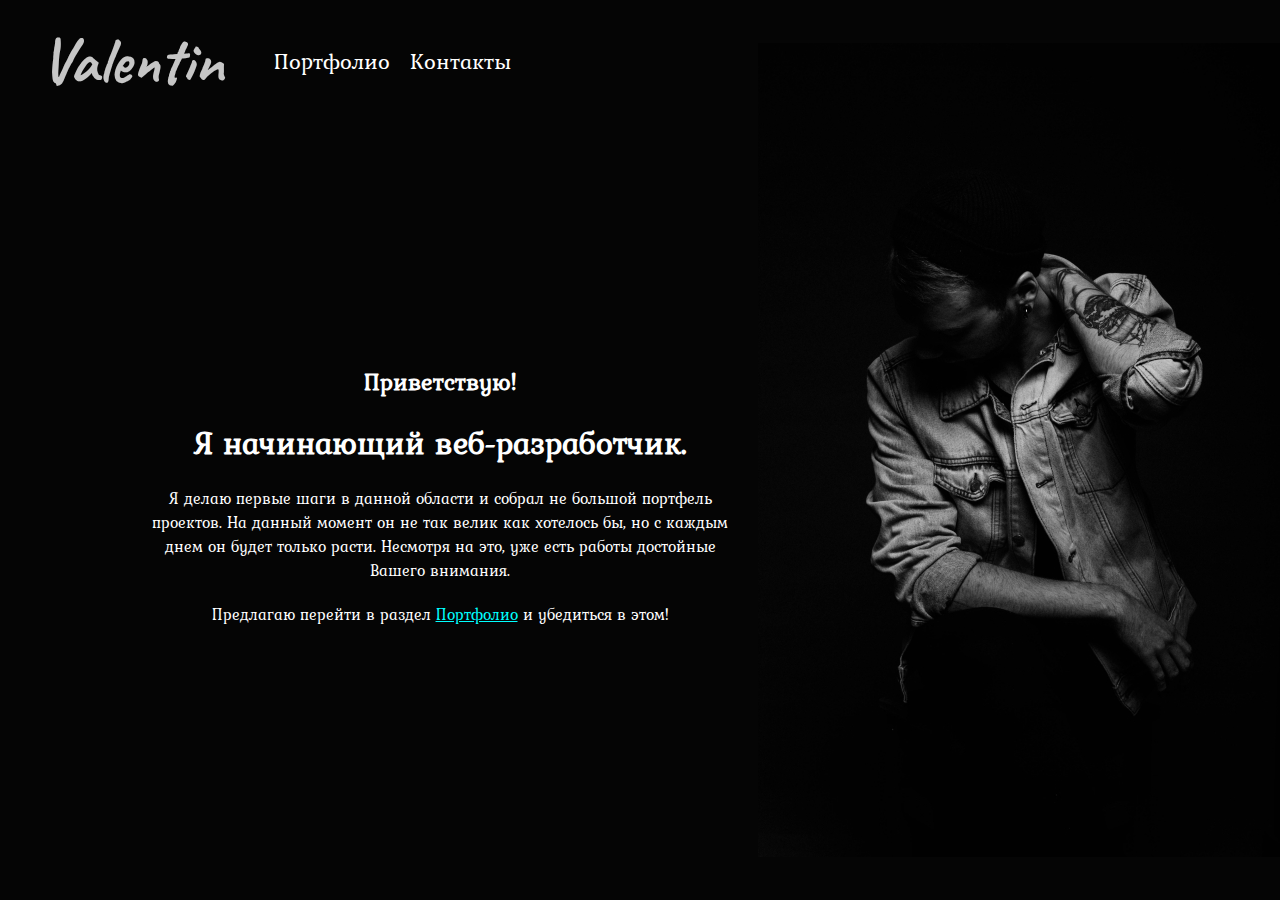
<file: index.html>
<!DOCTYPE html>
<html lang="ru">

<head>
    <meta charset="UTF-8">
    <meta http-equiv="X-UA-Compatible" content="IE=edge">
    <meta name="viewport" content="width=device-width, initial-scale=1.0">
    <title>Главная</title>
    <link rel="stylesheet" href="./styles.css">
    <link rel="preconnect" href="https://fonts.googleapis.com">
    <link rel="preconnect" href="https://fonts.gstatic.com" crossorigin>
    <link href="https://fonts.googleapis.com/css2?family=Kurale&display=swap" rel="stylesheet">
    <link href="https://fonts.googleapis.com/css2?family=Caveat:wght@700&display=swap" rel="stylesheet">
</head>

<body>
    <div class="content">
        <header class="header">
            <a class="header__name" href="./index.html">
                <h3>Valentin</h3>
            </a>
            <nav class="menu">
                <a class="menu__link" href="./briefcase/briefcase.html">Портфолио</a>
                <a class="menu__link" href="#">Контакты</a>
            </nav>
        </header>
        <section class="content__text">
            <h2>Приветствую!</h2>
            <h1>Я начинающий веб-разработчик.</h1>
            <p>Я делаю первые шаги в данной области и собрал не большой портфель проектов.
                На данный момент он не так велик как хотелось бы, но с каждым днем он будет только расти. Несмотря на
                это, уже есть работы достойные Вашего внимания.
            </p>
            <p>Предлагаю перейти в раздел <a href="./briefcase/briefcase.html">Портфолио</a> и убедиться в этом!</p>
        </section>
    </div>
</body>


</html>
</file>
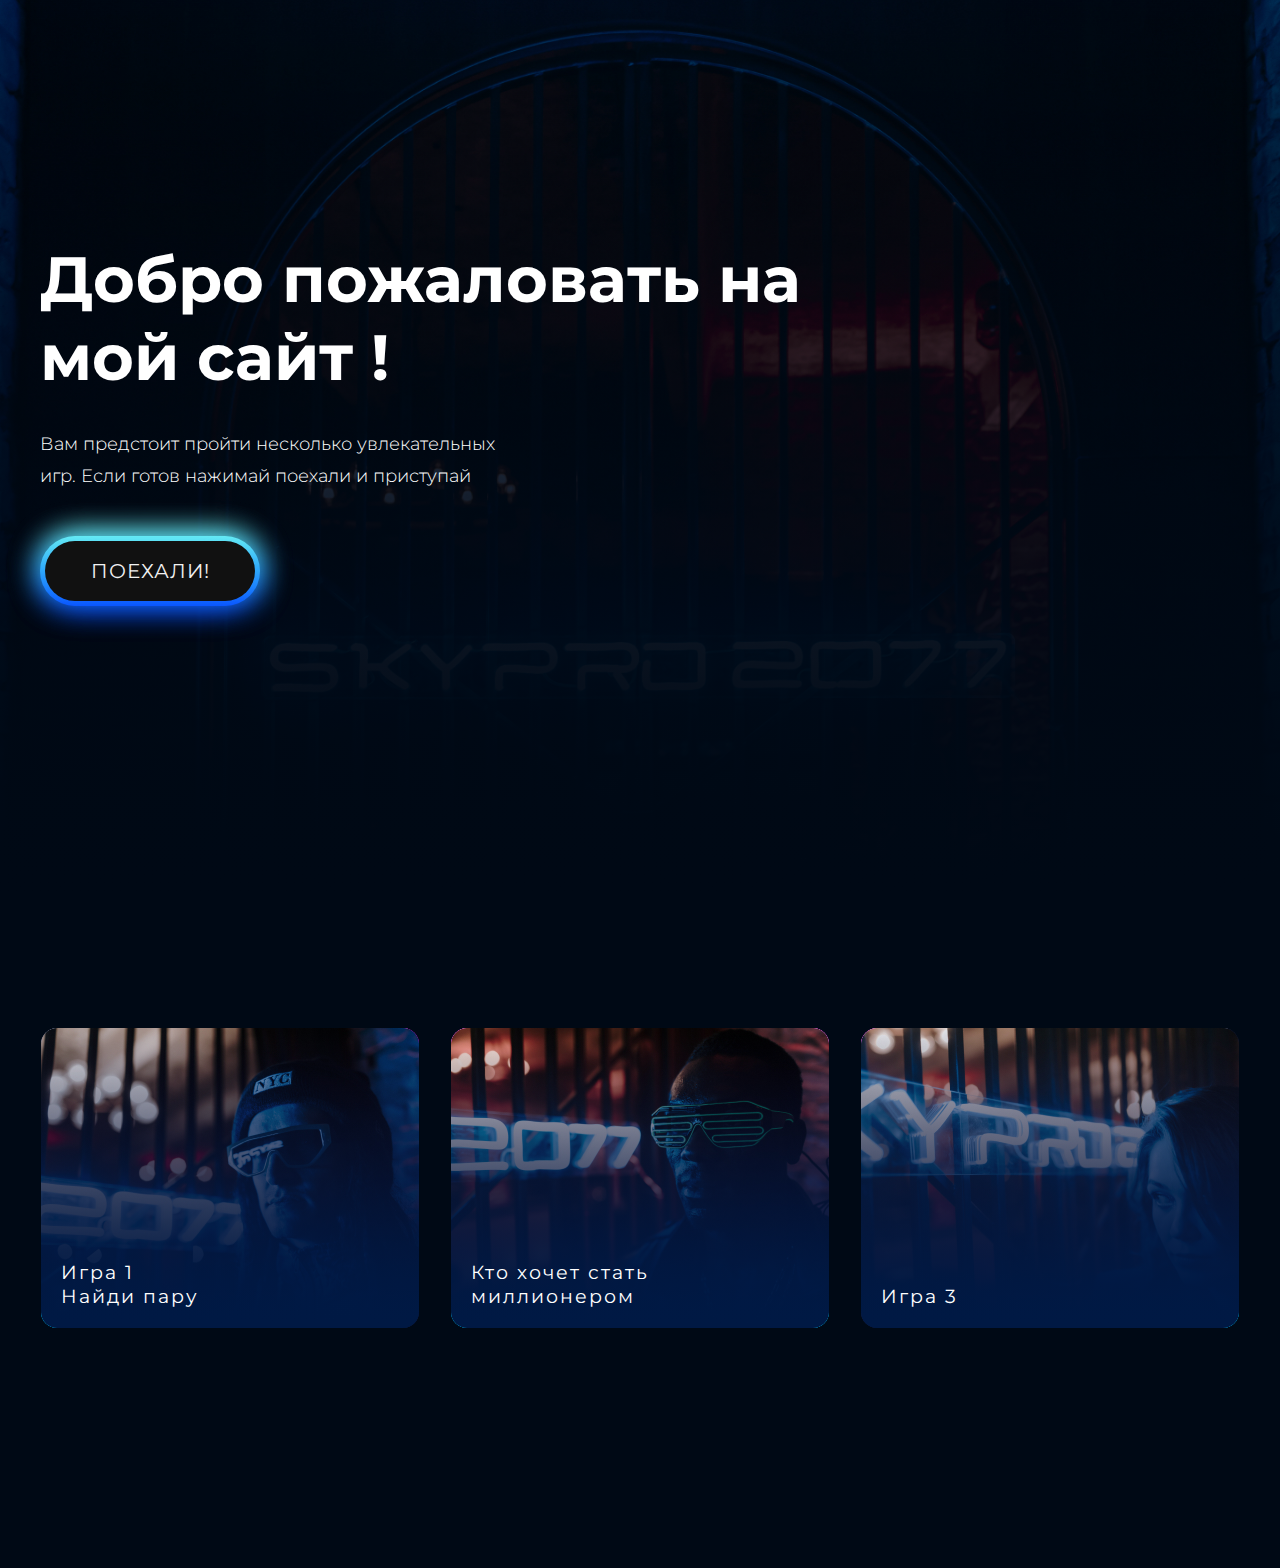
<file: briefcase/games/index.html>
<!DOCTYPE html>
<html lang="en">

<head>
    <meta charset="UTF-8">
    <meta http-equiv="X-UA-Compatible" content="IE=edge">
    <meta name="viewport" content="width=device-width, initial-scale=1.0">
    <link rel="preconnect" href="https://fonts.googleapis.com">
    <link rel="preconnect" href="https://fonts.gstatic.com" crossorigin>
    <link href="https://fonts.googleapis.com/css2?family=Montserrat:wght@300;400;700&display=swap" rel="stylesheet">
    <title>Games</title>
    <script src="./script.js"></script>
    <link rel="stylesheet" href="./styles.css">
</head>

<body>
    <section class="top center">
        <div class="top__content">
            <h1 class="top__heading">Добро пожаловать на мой сайт !</h1>
            <p class="top__text">Вам предстоит пройти несколько увлекательных игр. Если готов нажимай <span
                    class="below">поехали</span> и
                <span class="below">приступай</span>
            </p>
            <div class="outer button">
                <a href="#go" class="js-scroll">Поехали!</a>
                <span></span>
                <span></span>
            </div>
        </div>
    </section>
    <div class="menu-game center">
        <a href="./game-one/index.html" id="go" target="_blank" class="menu-game__img" src="./img/game1.jpg" alt="Game1"><span class="span_1">Игра 1 <br>Найди пару</span></a>
        <a href="./Millioners/index.html" class="menu-game__img" src="./img/game2.jpg" alt="Game2"><span class="span_2">Кто хочет стать миллионером</span></a>
        <a href="#!" class="menu-game__img" src="./img/game3.jpg" alt="Game3"><span class="span_3">Игра 3</span></a>
    </div>
    <script src="./script.js"></script>
</body>
    
</html>
</file>
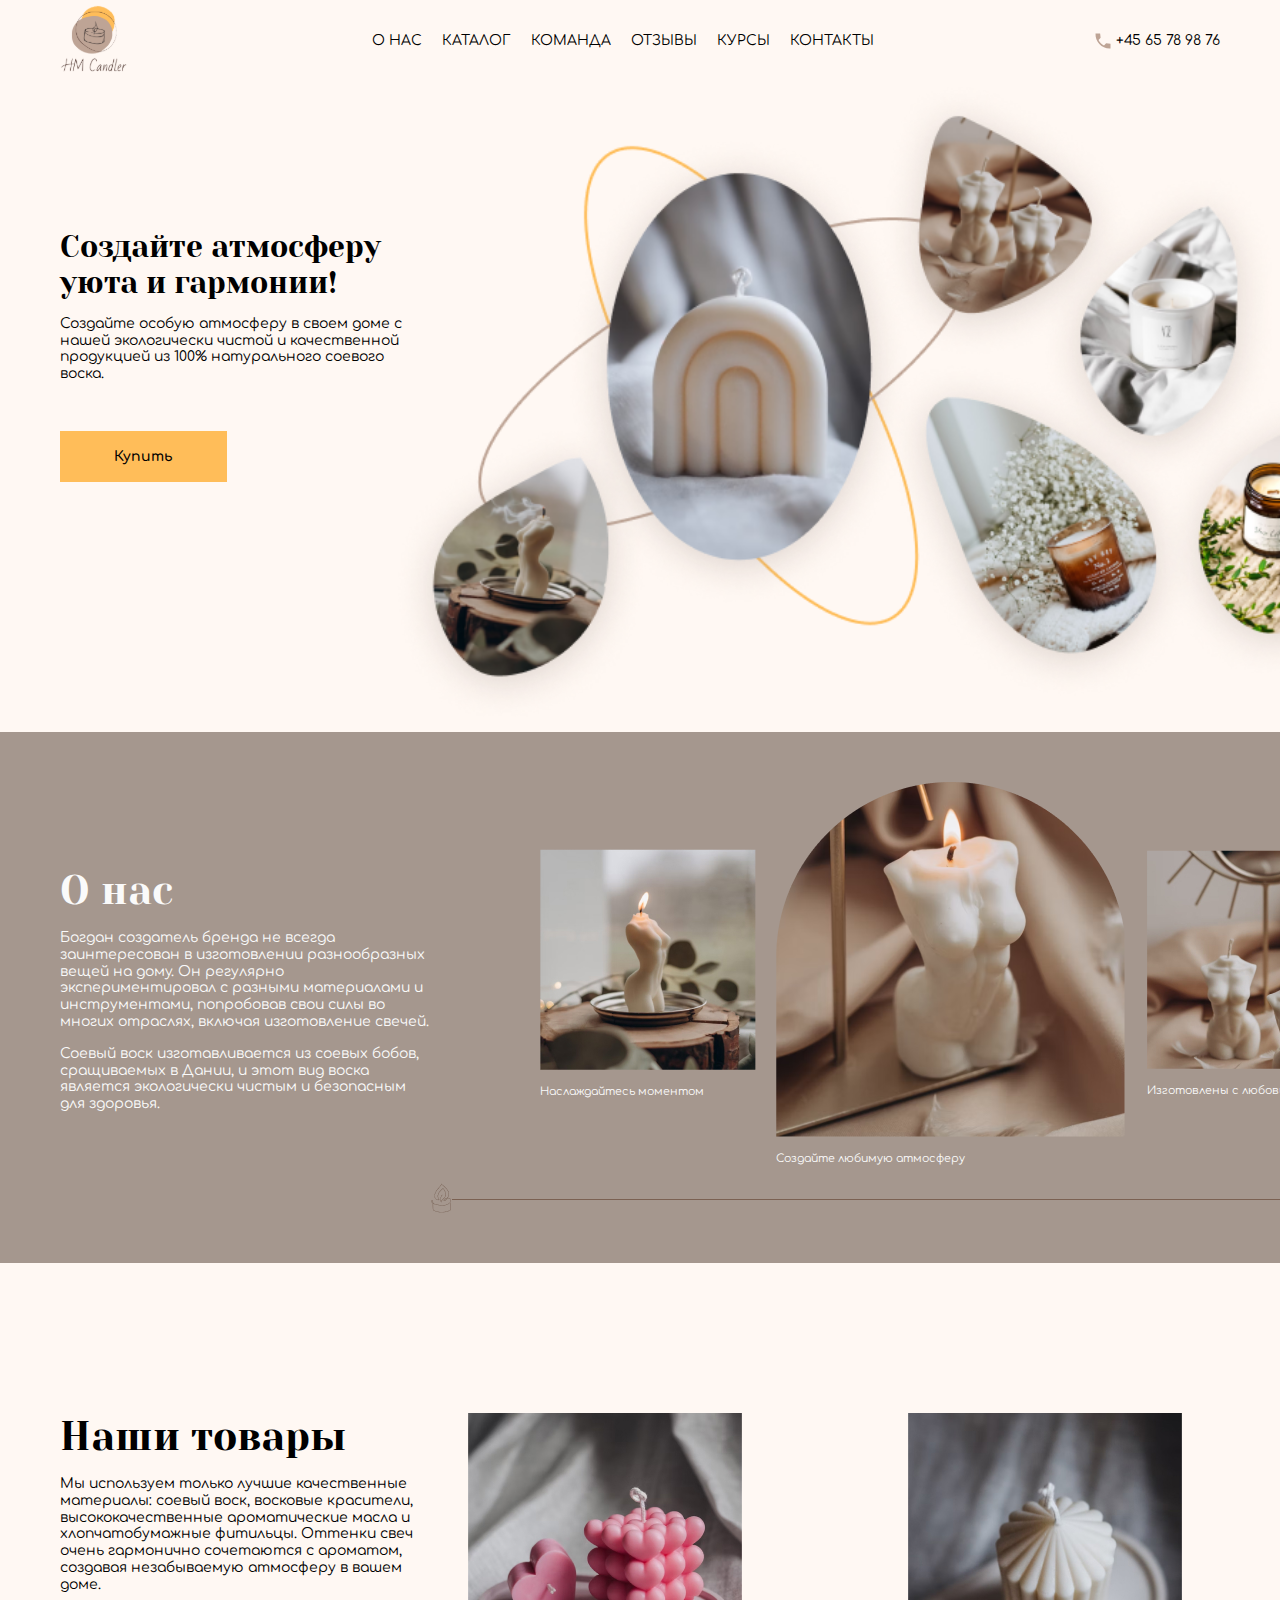
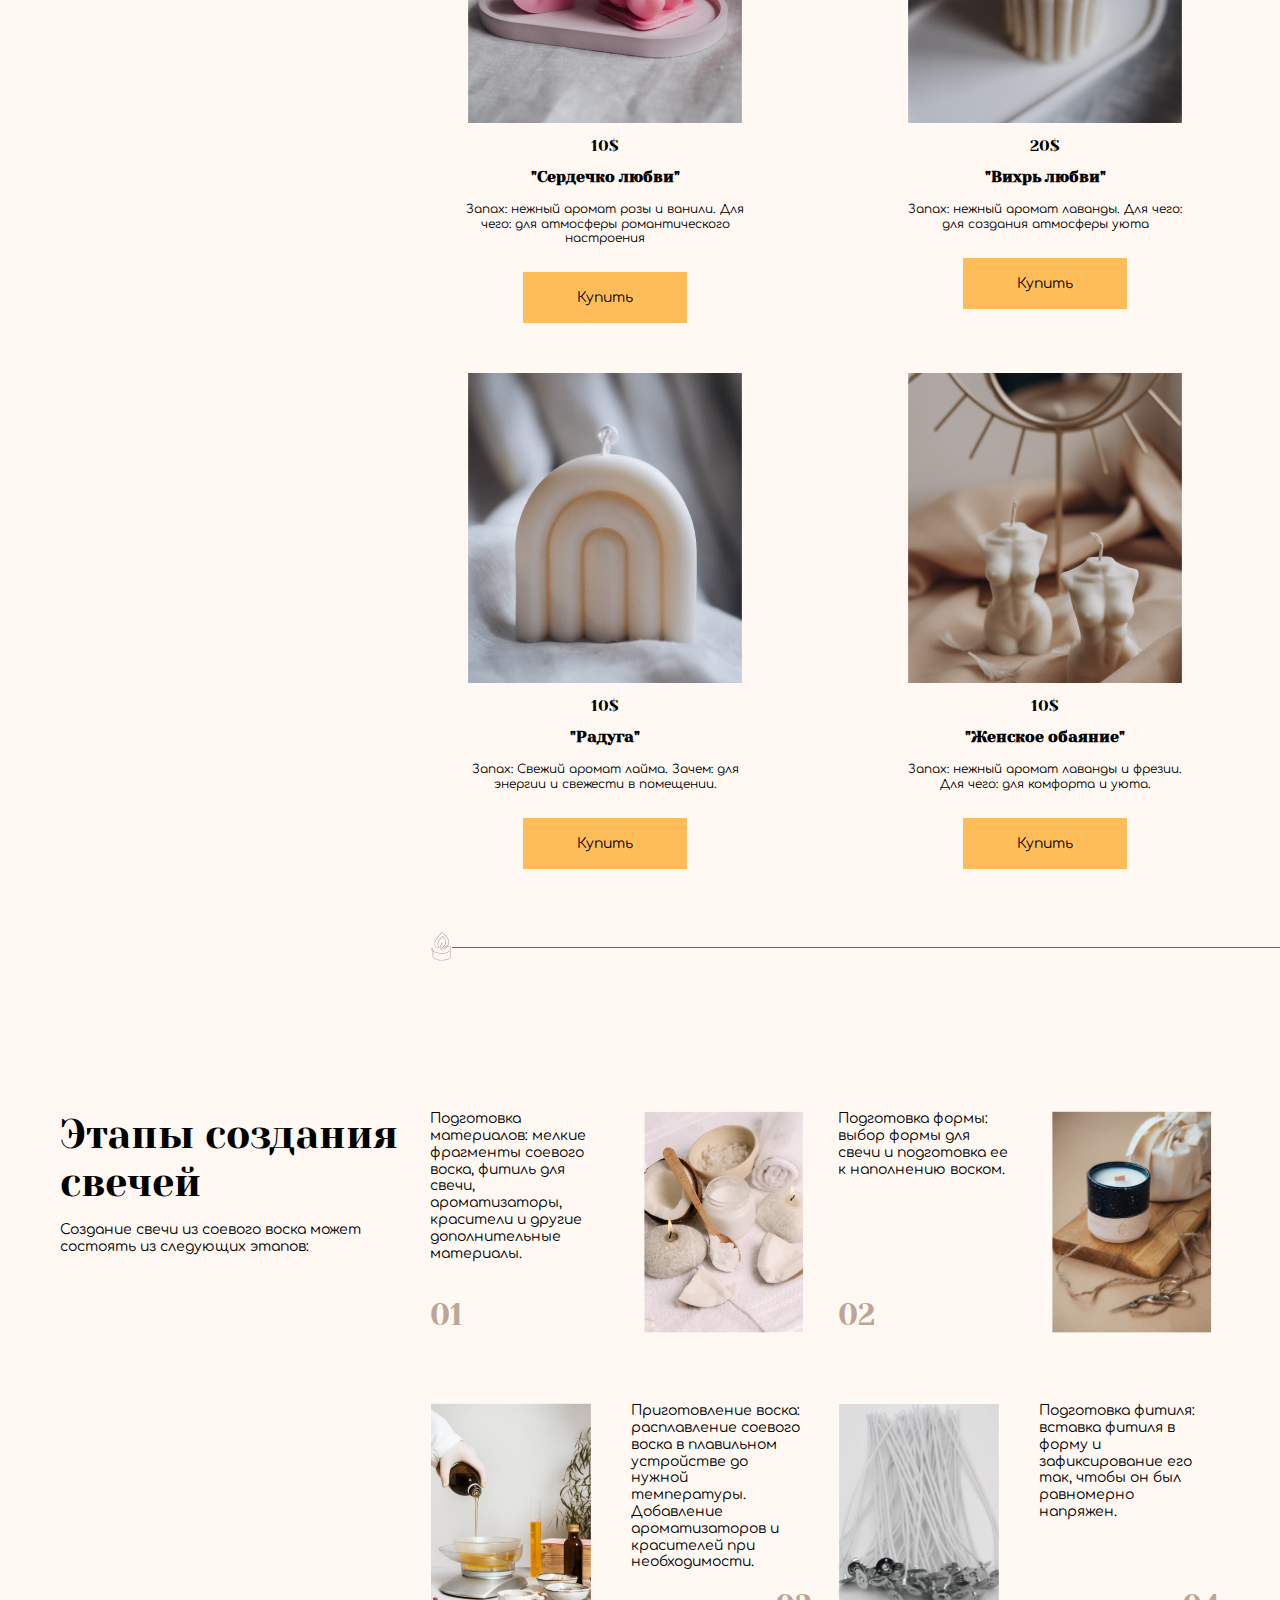
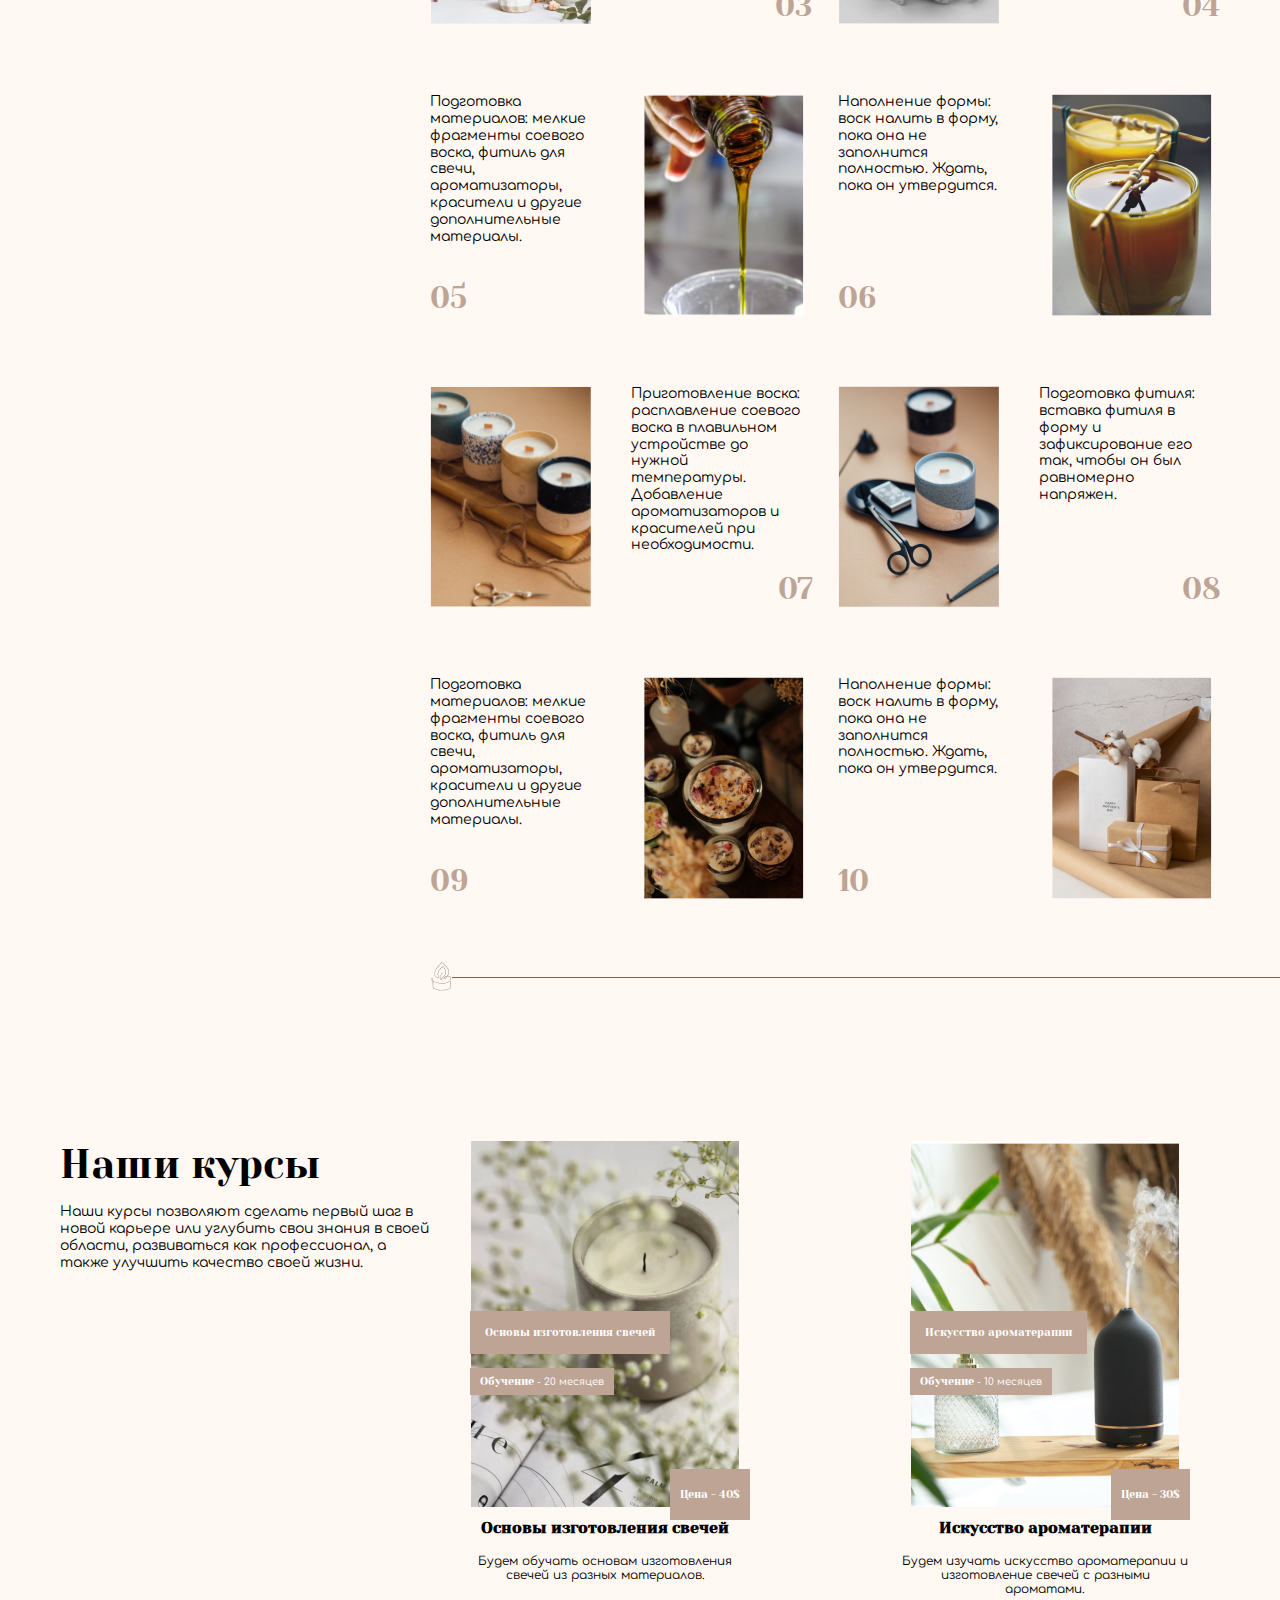
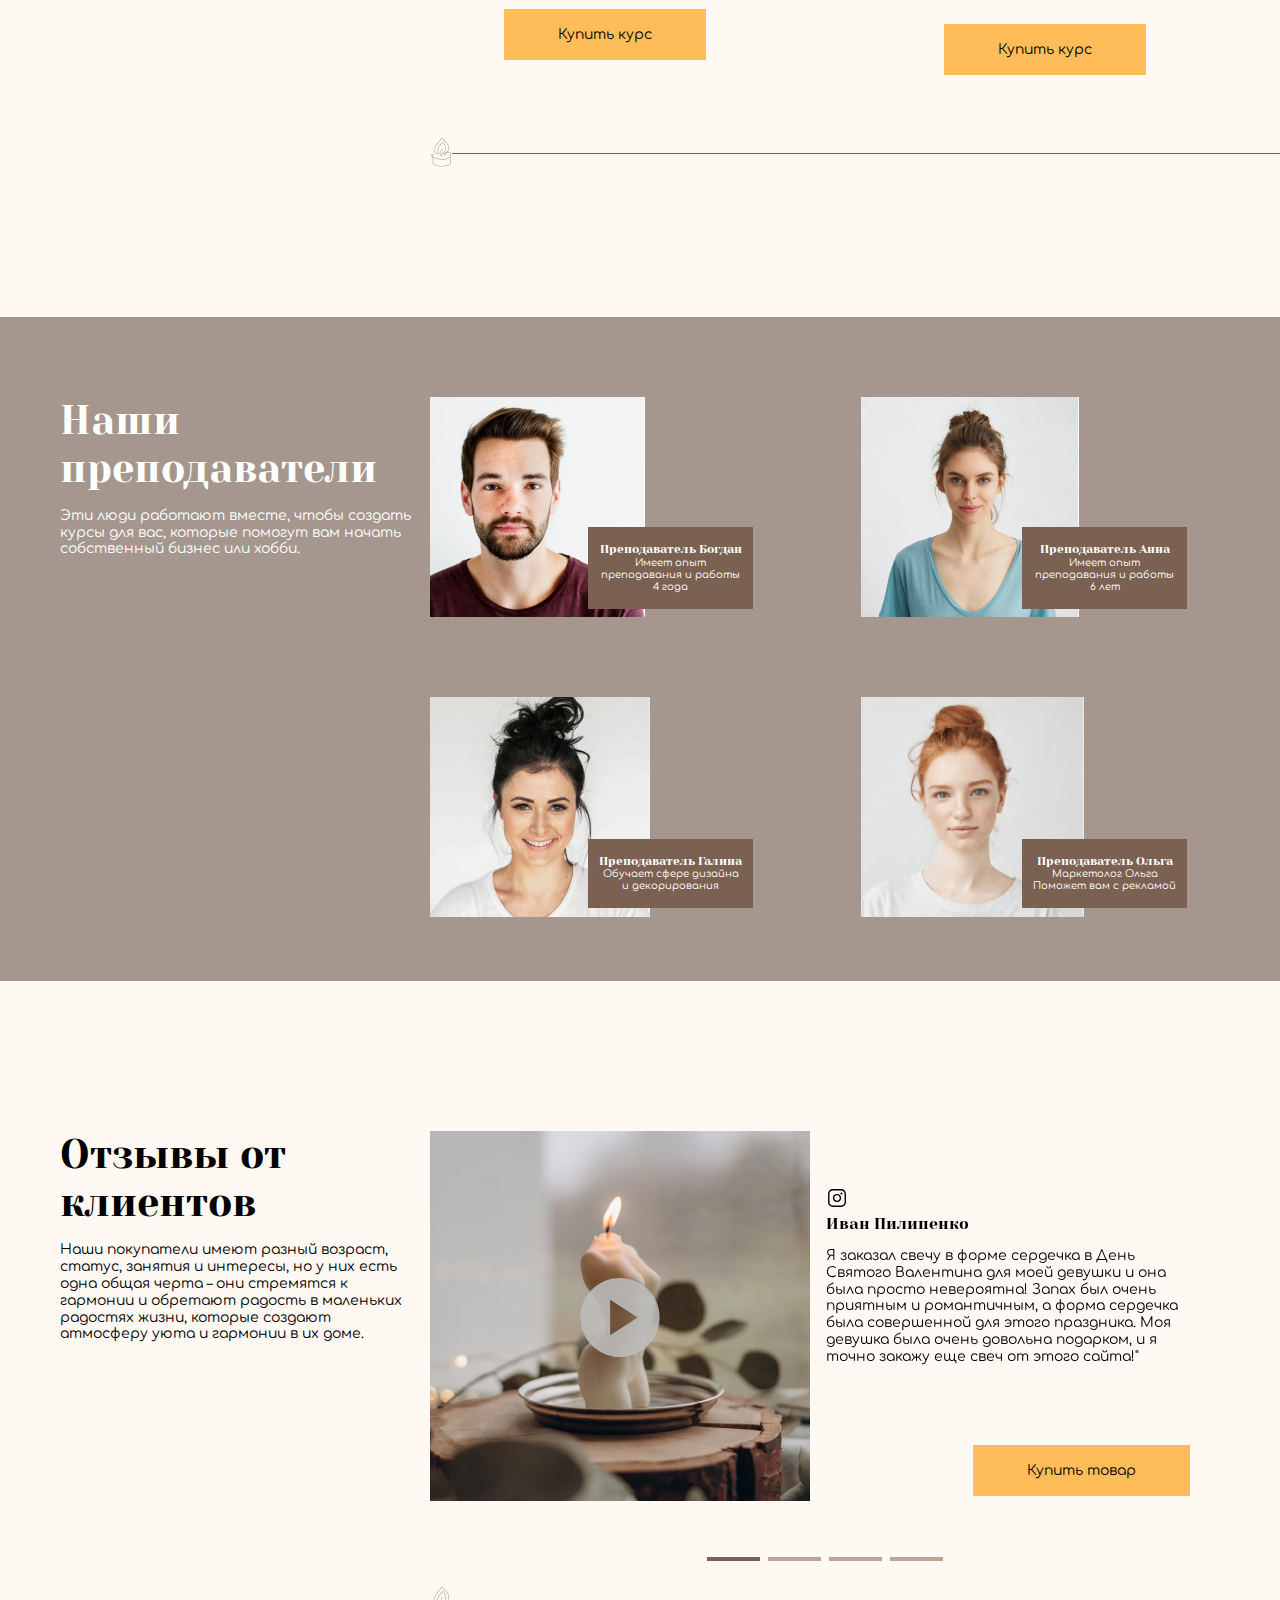
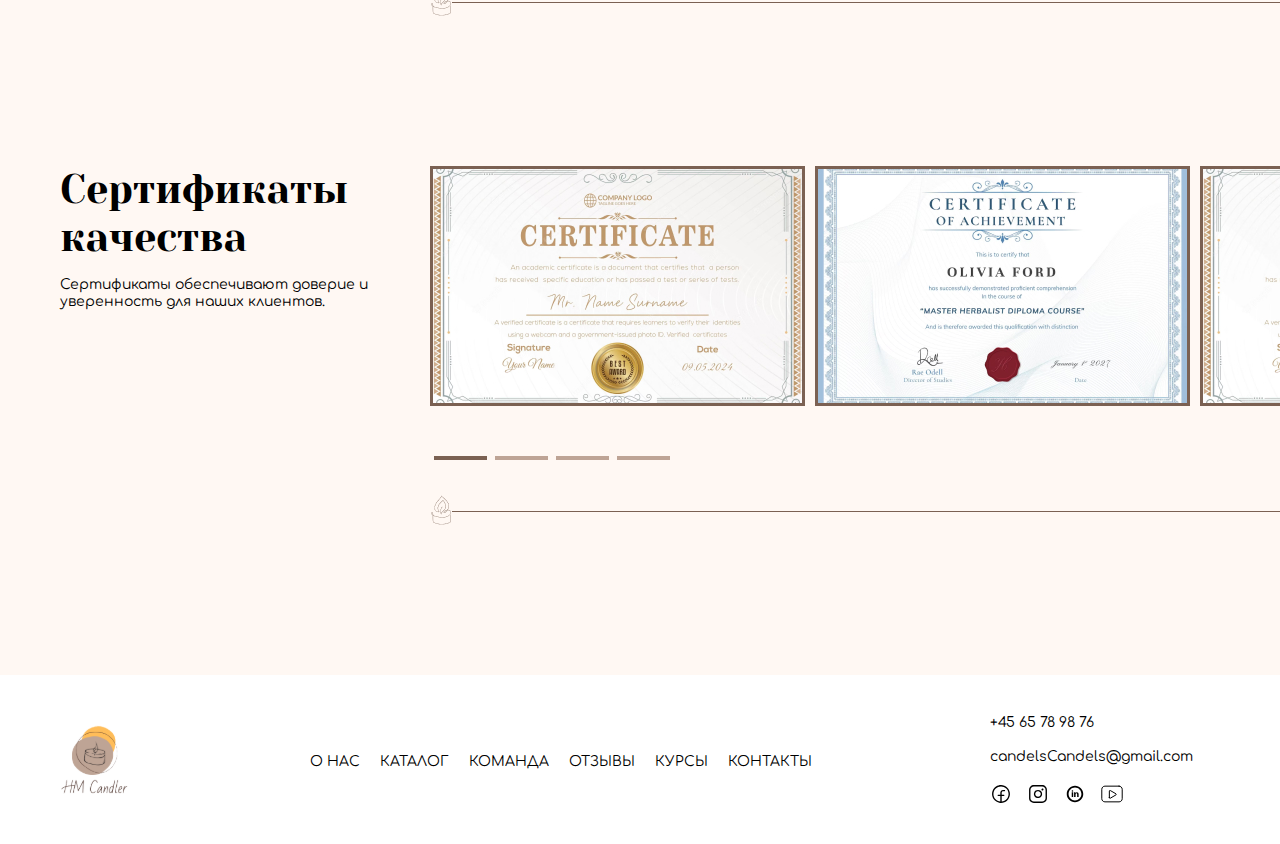
<file: briefcase/HM-candler/index.html>
<!-- 9:03:06 -->

<!DOCTYPE html>
<html lang="ru">
  <head>
    <meta charset="UTF-8" />
    <meta name="viewport" content="width=device-width, initial-scale=1.0" />
    <link rel="preconnect" href="https://fonts.googleapis.com" />
    <link rel="preconnect" href="https://fonts.gstatic.com" crossorigin />
    <link
      href="https://fonts.googleapis.com/css2?family=Comfortaa&family=Yeseva+One&display=swap"
      rel="stylesheet"
    />
    <title>Document</title>
    <link rel="stylesheet" href="css/reset.css" />
    <link
      rel="stylesheet"
      href="https://cdn.jsdelivr.net/npm/swiper@11/swiper-bundle.min.css"
    />
    <link rel="stylesheet" href="css/style.css" />
  </head>
  <body>
    <header class="header">
      <div class="container header__inner">
        <a href="" class="logo">
          <img src="images/logo.svg" alt="" class="logo__img" />
        </a>
        <nav class="menu header__menu">
          <button class="menu__btn">
            <span></span>
            <span></span>
            <span></span>
            <span></span>
            <span></span>
          </button>
          <ul class="menu__list header__menu-list">
            <li class="menu__list-item">
              <a href="#" class="menu__list-link">О нас</a>
            </li>
            <li class="menu__list-item">
              <a href="#" class="menu__list-link">Каталог</a>
            </li>
            <li class="menu__list-item">
              <a href="#" class="menu__list-link">Команда</a>
            </li>
            <li class="menu__list-item">
              <a href="#" class="menu__list-link">Отзывы</a>
            </li>
            <li class="menu__list-item">
              <a href="#" class="menu__list-link">Курсы</a>
            </li>
            <li class="menu__list-item">
              <a href="#" class="menu__list-link">Контакты</a>
            </li>
          </ul>
        </nav>
        <a href="tel:+4565789876" class="phone">+45 65 78 98 76</a>
      </div>
    </header>
    <main class="main">
      <section class="top">
        <div class="container top__inner">
          <div class="top__content">
            <h3 class="top__title">Создайте атмосферу уюта и гармонии!</h3>
            <p class="top__text">
              Создайте особую атмосферу в своем доме с нашей экологически чистой
              и качественной продукцией из 100% натурального соевого воска.
            </p>
            <button class="top__buy">Купить</button>
          </div>
          <picture class="top__img">
            <source srcset="images/top-s.png" media="(max-width: 360px)" />
            <source srcset="images/top-m.png" media="(max-width: 480px)" />
            <img class="top__img-l" src="images/top-l.png" alt="" />
          </picture>
        </div>
      </section>
      <section class="about">
        <div class="container about__inner">
          <div class="about__content">
            <h2 class="about__title title">О нас</h2>
            <p class="about__text">
              Богдан создатель бренда не всегда заинтересован в изготовлении
              разнообразных вещей на дому. Он регулярно экспериментировал с
              разными материалами и инструментами, попробовав свои силы во
              многих отраслях, включая изготовление свечей.
            </p>
            <p class="about__text">
              Соевый воск изготавливается из соевых бобов, сращиваемых в Дании,
              и этот вид воска является экологически чистым и безопасным для
              здоровья.
            </p>
          </div>
          <ul class="about__list section__content--decor">
            <li class="about__item">
              <img
                src="images/about-1.jpg"
                alt=""
                class="about__item-img about__item-img--1"
              />
              <p class="about__item-text">Наслаждайтесь моментом</p>
            </li>
            <li class="about__item">
              <img
                src="images/about-2.png"
                alt=""
                class="about__item-img about__item-img--2"
              />
              <p class="about__item-text">Создайте любимую атмосферу</p>
            </li>
            <li class="about__item">
              <img
                src="images/about-3.jpg"
                alt=""
                class="about__item-img about__item-img--3"
              />
              <p class="about__item-text">Изготовлены с любовью</p>
            </li>
          </ul>
        </div>
      </section>
      <section class="products section">
        <div class="container section__inner">
          <div class="products__descr section__descr">
            <h2 class="products__title title">Наши товары</h2>
            <p class="products__text section__text">
              Мы используем только лучшие качественные материалы: соевый воск,
              восковые красители, высококачественные ароматические масла и
              хлопчатобумажные фитильцы. Оттенки свеч очень гармонично
              сочетаются с ароматом, создавая незабываемую атмосферу в вашем
              доме.
            </p>
          </div>
          <div
            class="products__content section__content-descr section__content--decor"
          >
            <div class="products__item">
              <img
                class="products__item-img"
                src="images/product-1.jpg"
                alt=""
              />
              <p class="products__item-price">10$</p>
              <h4 class="products__item-title">"Сердечко любви"</h4>
              <p class="products__item-text">
                Запах: нежный аромат розы и ванили. Для чего: для атмосферы
                романтического настроения
              </p>
              <button class="products__item-button button">Купить</button>
            </div>
            <div class="products__item">
              <img
                class="products__item-img"
                src="images/product-2.jpg"
                alt=""
              />
              <p class="products__item-price">20$</p>
              <h4 class="products__item-title">"Вихрь любви"</h4>
              <p class="products__item-text">
                Запах: нежный аромат лаванды. Для чего: для создания атмосферы
                уюта
              </p>
              <button class="products__item-button button">Купить</button>
            </div>
            <div class="products__item">
              <img
                class="products__item-img"
                src="images/product-3.jpg"
                alt=""
              />
              <p class="products__item-price">10$</p>
              <h4 class="products__item-title">"Радуга"</h4>
              <p class="products__item-text">
                Запах: Свежий аромат лайма. Зачем: для энергии и свежести в
                помещении.
              </p>
              <button class="products__item-button button">Купить</button>
            </div>
            <div class="products__item">
              <img
                class="products__item-img"
                src="images/product-4.jpg"
                alt=""
              />
              <p class="products__item-price">10$</p>
              <h4 class="products__item-title">"Женское обаяние"</h4>
              <p class="products__item-text">
                Запах: нежный аромат лаванды и фрезии. Для чего: для комфорта и
                уюта.
              </p>
              <button class="products__item-button button">Купить</button>
            </div>
          </div>
        </div>
      </section>
      <section class="steps section">
        <div class="container section__inner">
          <div class="steps__descr section__descr">
            <h2 class="steps__title title">Этапы создания свечей</h2>
            <p class="steps__text section__text">
              Создание свечи из соевого воска может состоять из следующих
              этапов:
            </p>
          </div>
          <ol
            class="steps__list section__content-descr section__content--decor"
          >
            <li class="steps__item steps__item--odd">
              <p class="steps__item-text">
                Подготовка материалов: мелкие фрагменты соевого воска, фитиль
                для свечи, ароматизаторы, красители и другие дополнительные
                материалы.
              </p>
              <img src="images/s1.jpg" alt="" class="steps__item-img" />
            </li>
            <li class="steps__item steps__item--odd">
              <p class="steps__item-text">
                Подготовка формы: выбор формы для свечи и подготовка ее к
                наполнению воском.
              </p>
              <img src="images/s2.jpg" alt="" class="steps__item-img" />
            </li>

            <li class="steps__item steps__item--even">
              <img src="images/s3.jpg" alt="" class="steps__item-img" />
              <p class="steps__item-text">
                Приготовление воска: расплавление соевого воска в плавильном
                устройстве до нужной температуры. Добавление ароматизаторов и
                красителей при необходимости.
              </p>
            </li>
            <li class="steps__item steps__item--even">
              <img src="images/s4.jpg" alt="" class="steps__item-img" />
              <p class="steps__item-text">
                Подготовка фитиля: вставка фитиля в форму и зафиксирование его
                так, чтобы он был равномерно напряжен.
              </p>
            </li>
            <li class="steps__item steps__item--odd">
              <p class="steps__item-text">
                Подготовка материалов: мелкие фрагменты соевого воска, фитиль
                для свечи, ароматизаторы, красители и другие дополнительные
                материалы.
              </p>
              <img src="images/s5.jpg" alt="" class="steps__item-img" />
            </li>
            <li class="steps__item steps__item--odd">
              <p class="steps__item-text">
                Наполнение формы: воск налить в форму, пока она не заполнится
                полностью. Ждать, пока он утвердится.
              </p>
              <img src="images/s6.jpg" alt="" class="steps__item-img" />
            </li>

            <li class="steps__item steps__item--even">
              <img src="images/s7.jpg" alt="" class="steps__item-img" />
              <p class="steps__item-text">
                Приготовление воска: расплавление соевого воска в плавильном
                устройстве до нужной температуры. Добавление ароматизаторов и
                красителей при необходимости.
              </p>
            </li>
            <li class="steps__item steps__item--even">
              <img src="images/s8.jpg" alt="" class="steps__item-img" />
              <p class="steps__item-text">
                Подготовка фитиля: вставка фитиля в форму и зафиксирование его
                так, чтобы он был равномерно напряжен.
              </p>
            </li>
            <li class="steps__item steps__item--odd">
              <p class="steps__item-text">
                Подготовка материалов: мелкие фрагменты соевого воска, фитиль
                для свечи, ароматизаторы, красители и другие дополнительные
                материалы.
              </p>
              <img src="images/s9.jpg" alt="" class="steps__item-img" />
            </li>
            <li class="steps__item steps__item--odd">
              <p class="steps__item-text">
                Наполнение формы: воск налить в форму, пока она не заполнится
                полностью. Ждать, пока он утвердится.
              </p>
              <img src="images/s10.jpg" alt="" class="steps__item-img" />
            </li>
          </ol>
        </div>
      </section>
      <section class="courses section">
        <div class="container section__inner">
          <div class="section__descr">
            <h2 class="title">Наши курсы</h2>
            <p class="section__text">
              Наши курсы позволяют сделать первый шаг в новой карьере или
              углубить свои знания в своей области, развиваться как
              профессионал, а также улучшить качество своей жизни.
            </p>
          </div>
          <div
            class="products__content courses__content section__content-descr section__content--decor"
          >
            <div class="products__item courses__item">
              <div class="courses__item-img">
                <img
                  class="products__item-img"
                  src="images/course-1.jpg"
                  alt=""
                />
                <p class="courses__title">Основы изготовления свечей</p>
                <p class="courses__time">Обучение <span>- 20 месяцев</span></p>
                <p class="courses__price">Цена - 40$</p>
              </div>
              <h4 class="products__item-title">Основы изготовления свечей</h4>
              <p class="products__item-text">
                Будем обучать основам изготовления свечей из разных материалов.
              </p>
              <button class="button">Купить курс</button>
            </div>
            <div class="products__item courses__item">
              <div class="courses__item-img">
                <div class="courses__item-img">
                  <img
                    class="products__item-img"
                    src="images/course-2.jpg"
                    alt=""
                  />
                  <p class="courses__title">Искусство ароматерапии</p>
                  <p class="courses__time">
                    Обучение <span>- 10 месяцев</span>
                  </p>
                  <p class="courses__price">Цена - 30$</p>
                </div>
              </div>
              <h4 class="products__item-title">Искусство ароматерапии</h4>
              <p class="products__item-text">
                Будем изучать искусство ароматерапии и изготовление свечей с
                разными ароматами.
              </p>
              <button class="button">Купить курс</button>
            </div>
          </div>
        </div>
      </section>
      <section class="team section">
        <div class="container section__inner">
          <div class="section__descr">
            <h2 class="title">Наши преподаватели</h2>
            <p class="section__text">
              Эти люди работают вместе, чтобы создать курсы для вас, которые
              помогут вам начать собственный бизнес или хобби.
            </p>
          </div>

          <div class="team__content section__content-descr">
            <div class="team__item">
              <img src="images/team-1.jpg" alt="" class="team__img" />
              <div class="team__item-box">
                <p class="team__item-name">Преподаватель Богдан</p>
                <p class="team__item-descr">
                  Имеет опыт преподавания и работы 4 года
                </p>
              </div>
            </div>
            <div class="team__item">
              <img src="images/team-2.jpg" alt="" class="team__img" />
              <div class="team__item-box">
                <p class="team__item-name">Преподаватель Анна</p>
                <p class="team__item-descr">
                  Имеет опыт преподавания и работы 6 лет
                </p>
              </div>
            </div>
            <div class="team__item">
              <img src="images/team-3.jpg" alt="" class="team__img" />
              <div class="team__item-box">
                <p class="team__item-name">Преподаватель Галина</p>
                <p class="team__item-descr">
                  Обучает сфере дизайна и декорирования
                </p>
              </div>
            </div>
            <div class="team__item">
              <img src="images/team-4.jpg" alt="" class="team__img" />
              <div class="team__item-box">
                <p class="team__item-name">Преподаватель Ольга</p>
                <p class="team__item-descr">
                  Маркетолог Ольга Поможет вам с рекламой
                </p>
              </div>
            </div>
          </div>
        </div>
      </section>

      <section class="feedback section">
        <div class="container feedback__inner section__inner">
          <div class="feedback__descr section__descr">
            <h2 class="title">Отзывы от клиентов</h2>
            <p class="section__text">
              Наши покупатели имеют разный возраст, статус, занятия и интересы,
              но у них есть одна общая черта – они стремятся к гармонии и
              обретают радость в маленьких радостях жизни, которые создают
              атмосферу уюта и гармонии в их доме.
            </p>
          </div>
          <div class="feedback__content section__content--decor">
            <div class="feedback__slider">
              <div class="swiper-wrapper">
                <div class="swiper-slide">
                  <div class="feedback__item">
                    <div class="feedback__item-video">
                      <img
                        class="feedback__item-img"
                        src="images/slide.jpg"
                        alt=""
                      />
                      <button class="feedback__item-videobtn">
                        <img src="images/btn.svg" alt="" />
                      </button>
                    </div>
                    <div class="feedback__item-content">
                      <a href="#" class="feedback__item-sociallink">
                        <img src="images/instagram.svg" alt="" />
                      </a>
                      <p class="feedback__item-name">Иван Пилипенко</p>
                      <p class="feedback__item-text">
                        Я заказал свечу в форме сердечка в День Святого
                        Валентина для моей девушки и она была просто невероятна!
                        Запах был очень приятным и романтичным, а форма сердечка
                        была совершенной для этого праздника. Моя девушка была
                        очень довольна подарком, и я точно закажу еще свеч от
                        этого сайта!"
                      </p>
                      <button class="button feedback__item-btn">
                        Купить товар
                      </button>
                    </div>
                  </div>
                </div>
                <div class="swiper-slide">
                  <div class="feedback__item">
                    <div class="feedback__item-video">
                      <img
                        class="feedback__item-img"
                        src="images/slide.jpg"
                        alt=""
                      />
                      <button class="feedback__item-videobtn">
                        <img src="images/btn.svg" alt="" />
                      </button>
                    </div>
                    <div class="feedback__item-content">
                      <a href="#" class="feedback__item-sociallink">
                        <img src="images/instagram.svg" alt="" />
                      </a>
                      <p class="feedback__item-name">Иван Пилипенко</p>
                      <p class="feedback__item-text">
                        Я заказал свечу в форме сердечка в День Святого
                        Валентина для моей девушки и она была просто невероятна!
                        Запах был очень приятным и романтичным, а форма сердечка
                        была совершенной для этого праздника. Моя девушка была
                        очень довольна подарком, и я точно закажу еще свеч от
                        этого сайта!"
                      </p>
                      <button class="button feedback__item-btn">
                        Купить товар
                      </button>
                    </div>
                  </div>
                </div>
                <div class="swiper-slide">
                  <div class="feedback__item">
                    <div class="feedback__item-video">
                      <img
                        class="feedback__item-img"
                        src="images/slide.jpg"
                        alt=""
                      />
                      <button class="feedback__item-videobtn">
                        <img src="images/btn.svg" alt="" />
                      </button>
                    </div>
                    <div class="feedback__item-content">
                      <a href="#" class="feedback__item-sociallink">
                        <img src="images/instagram.svg" alt="" />
                      </a>
                      <p class="feedback__item-name">Иван Пилипенко</p>
                      <p class="feedback__item-text">
                        Я заказал свечу в форме сердечка в День Святого
                        Валентина для моей девушки и она была просто невероятна!
                        Запах был очень приятным и романтичным, а форма сердечка
                        была совершенной для этого праздника. Моя девушка была
                        очень довольна подарком, и я точно закажу еще свеч от
                        этого сайта!"
                      </p>
                      <button class="button feedback__item-btn">
                        Купить товар
                      </button>
                    </div>
                  </div>
                </div>
                <div class="swiper-slide">
                  <div class="feedback__item">
                    <div class="feedback__item-video">
                      <img
                        class="feedback__item-img"
                        src="images/slide.jpg"
                        alt=""
                      />
                      <button class="feedback__item-videobtn">
                        <img src="images/btn.svg" alt="" />
                      </button>
                    </div>
                    <div class="feedback__item-content">
                      <a href="#" class="feedback__item-sociallink">
                        <img src="images/instagram.svg" alt="" />
                      </a>
                      <p class="feedback__item-name">Иван Пилипенко</p>
                      <p class="feedback__item-text">
                        Я заказал свечу в форме сердечка в День Святого
                        Валентина для моей девушки и она была просто невероятна!
                        Запах был очень приятным и романтичным, а форма сердечка
                        была совершенной для этого праздника. Моя девушка была
                        очень довольна подарком, и я точно закажу еще свеч от
                        этого сайта!"
                      </p>
                      <button class="button feedback__item-btn">
                        Купить товар
                      </button>
                    </div>
                  </div>
                </div>
              </div>
              <div class="swiper-pagination"></div>
            </div>
          </div>
        </div>
      </section>

      <section class="sertificates section">
        <div class="container section__inner">
          <div class="sertificates__descr section__descr">
            <h2 class="title">Сертификаты качества</h2>
            <p class="section__text">
              Сертификаты обеспечивают доверие и уверенность для наших клиентов.
            </p>
          </div>
          <div class="sertificates__content section__content--decor">
            <div class="sertificates__slider">
              <div class="swiper-wrapper">
                <div class="swiper-slide">
                  <img src="images/cert-1.jpg" alt="" />
                </div>
                <div class="swiper-slide">
                  <img src="images/cert-2.jpg" alt="" />
                </div>
                <div class="swiper-slide">
                  <img src="images/cert-1.jpg" alt="" />
                </div>
                <div class="swiper-slide">
                  <img src="images/cert-2.jpg" alt="" />
                </div>
              </div>
              <div class="swiper-pagination"></div>
            </div>
          </div>
        </div>
      </section>
    </main>
    <footer class="footer">
      <div class="container footer__inner">
        <a href="" class="logo">
          <img src="images/footer-logo.svg" alt="" class="logo__img" />
        </a>
        <nav class="menu footer__menu">
          <ul class="menu__list footer__menu-list">
            <li class="menu__list-item">
              <a href="#" class="menu__list-link">О нас</a>
            </li>
            <li class="menu__list-item">
              <a href="#" class="menu__list-link">Каталог</a>
            </li>
            <li class="menu__list-item">
              <a href="#" class="menu__list-link">Команда</a>
            </li>
            <li class="menu__list-item">
              <a href="#" class="menu__list-link">Отзывы</a>
            </li>
            <li class="menu__list-item">
              <a href="#" class="menu__list-link">Курсы</a>
            </li>
            <li class="menu__list-item">
              <a href="#" class="menu__list-link">Контакты</a>
            </li>
          </ul>
        </nav>
        <div class="footer__contacts">
          <a href="tel:+4565789876" class="footer__phone">+45 65 78 98 76</a>
          <a href="mailto:candelsCandels@gmail.com" class="email"
            >candelsCandels@gmail.com</a
          >
          <ul class="footer__social">
            <li class="footer__social-item">
              <a href="#" class="footer__social-link">
                <img
                  src="images/facebook.svg"
                  alt=""
                  class="footer__social-img"
                />
              </a>
            </li>
            <li class="footer__social-item">
              <a href="#" class="footer__social-link">
                <img
                  src="images/instagram.svg"
                  alt=""
                  class="footer__social-img"
                />
              </a>
            </li>
            <li class="footer__social-item">
              <a href="#" class="footer__social-link">
                <img
                  src="images/linkedin.svg"
                  alt=""
                  class="footer__social-img"
                />
              </a>
            </li>
            <li class="footer__social-item">
              <a href="#" class="footer__social-link">
                <img
                  src="images/youtube.svg"
                  alt=""
                  class="footer__social-img"
                />
              </a>
            </li>
          </ul>
        </div>
      </div>
    </footer>

    <script src="https://cdn.jsdelivr.net/npm/swiper@11/swiper-bundle.min.js"></script>
    <script src="js/main.js"></script>
  </body>
</html>
</file>
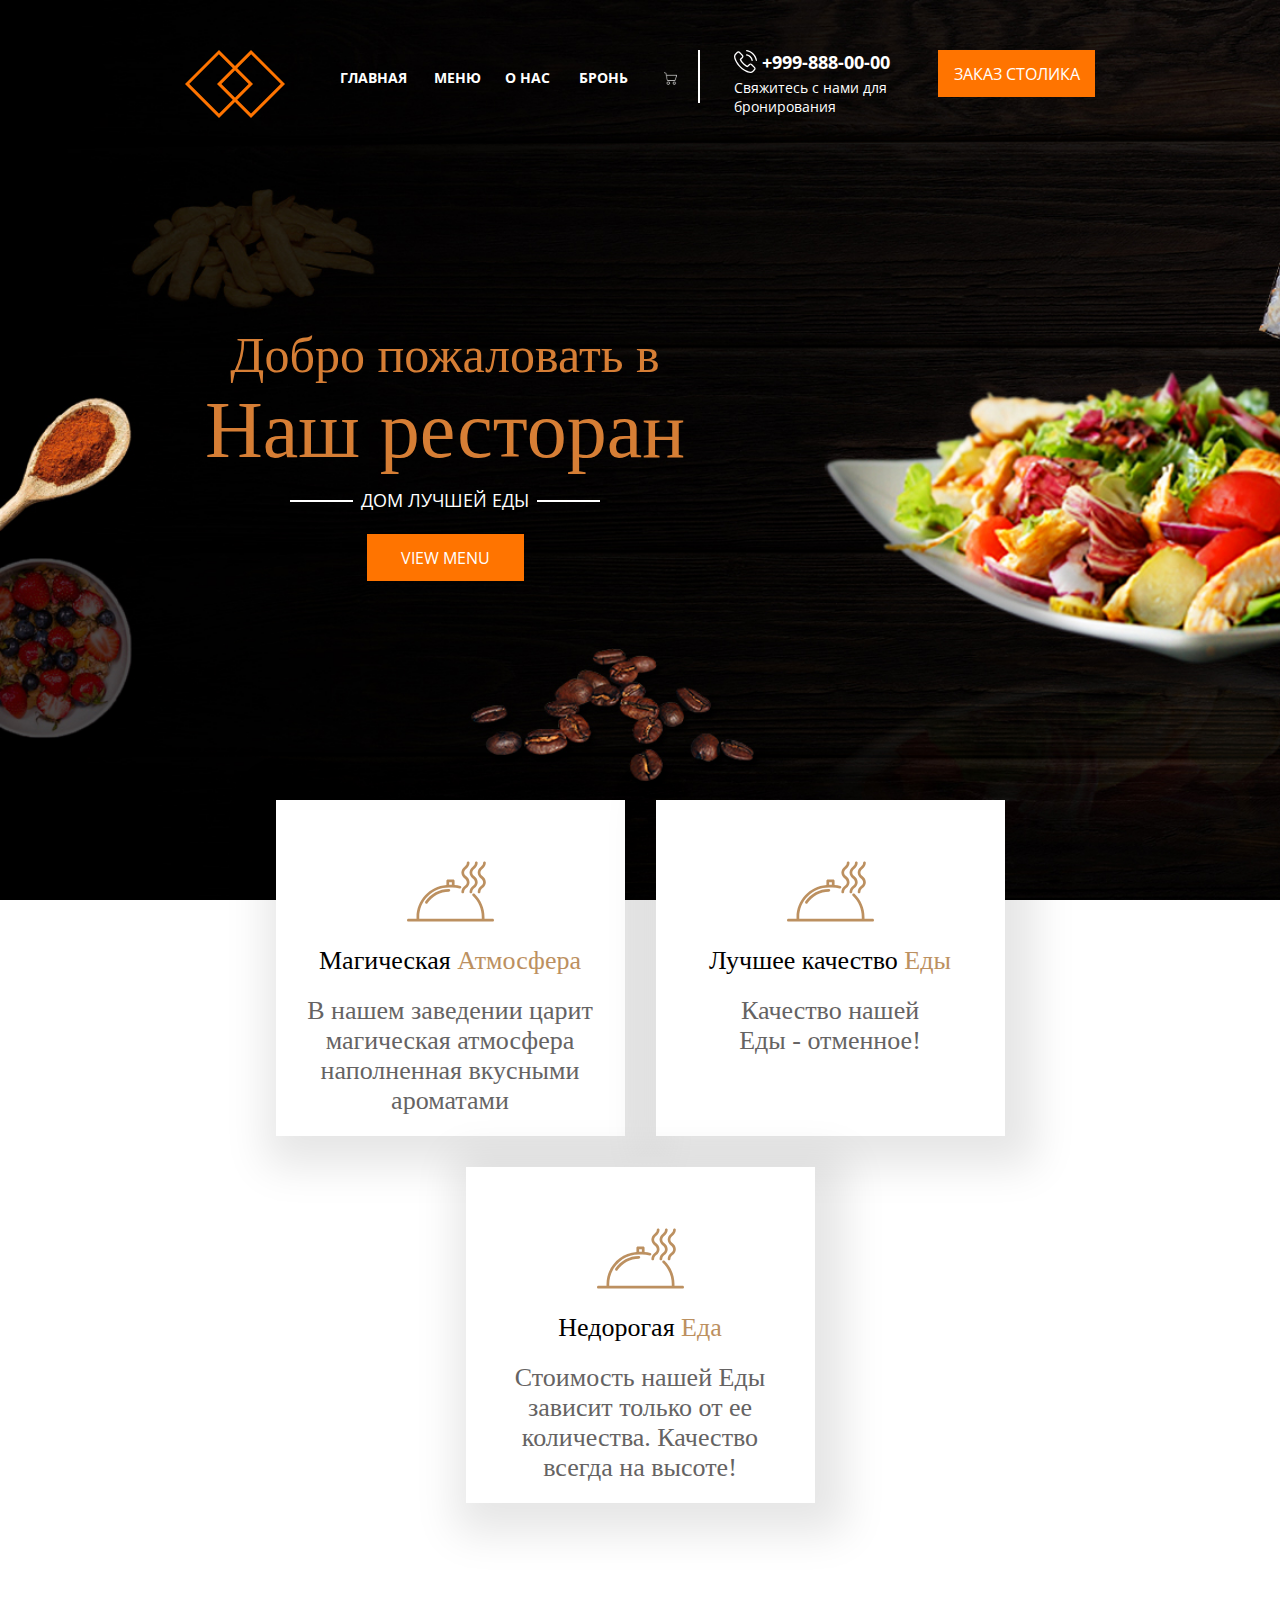
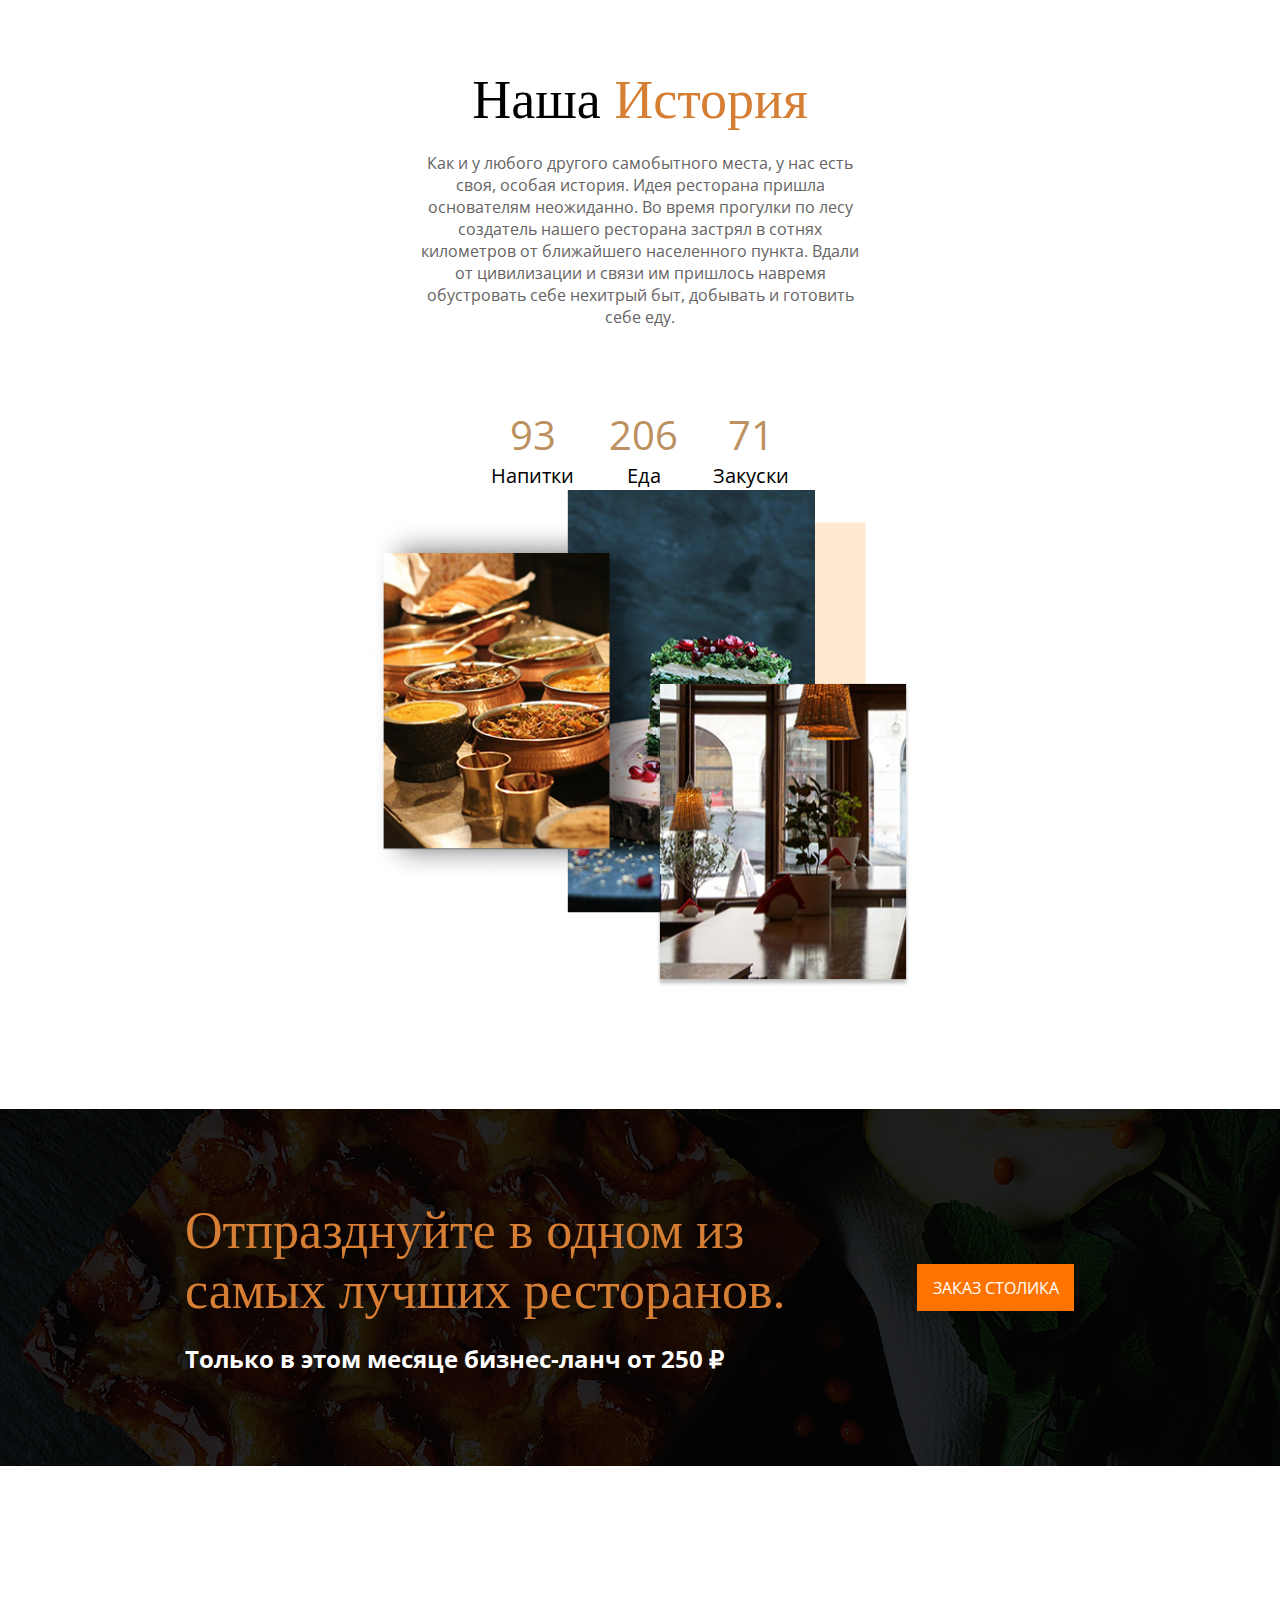
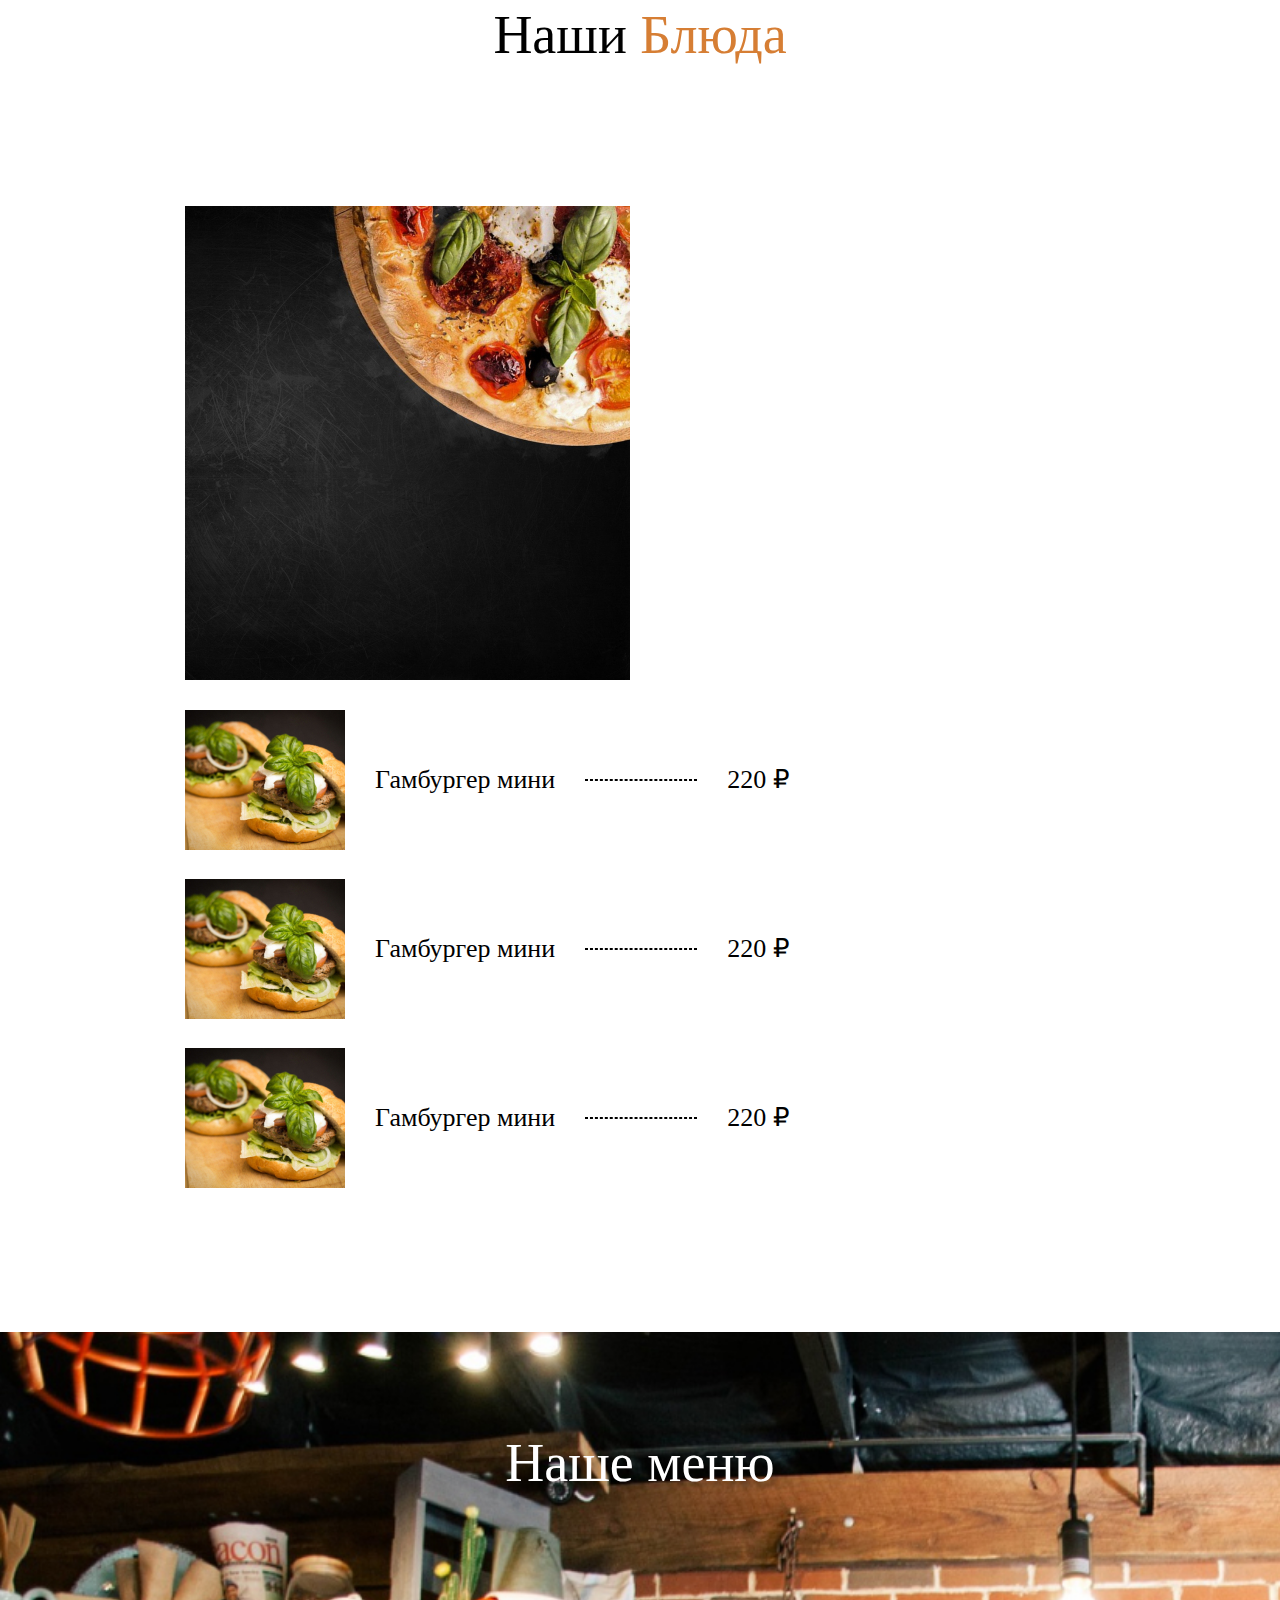
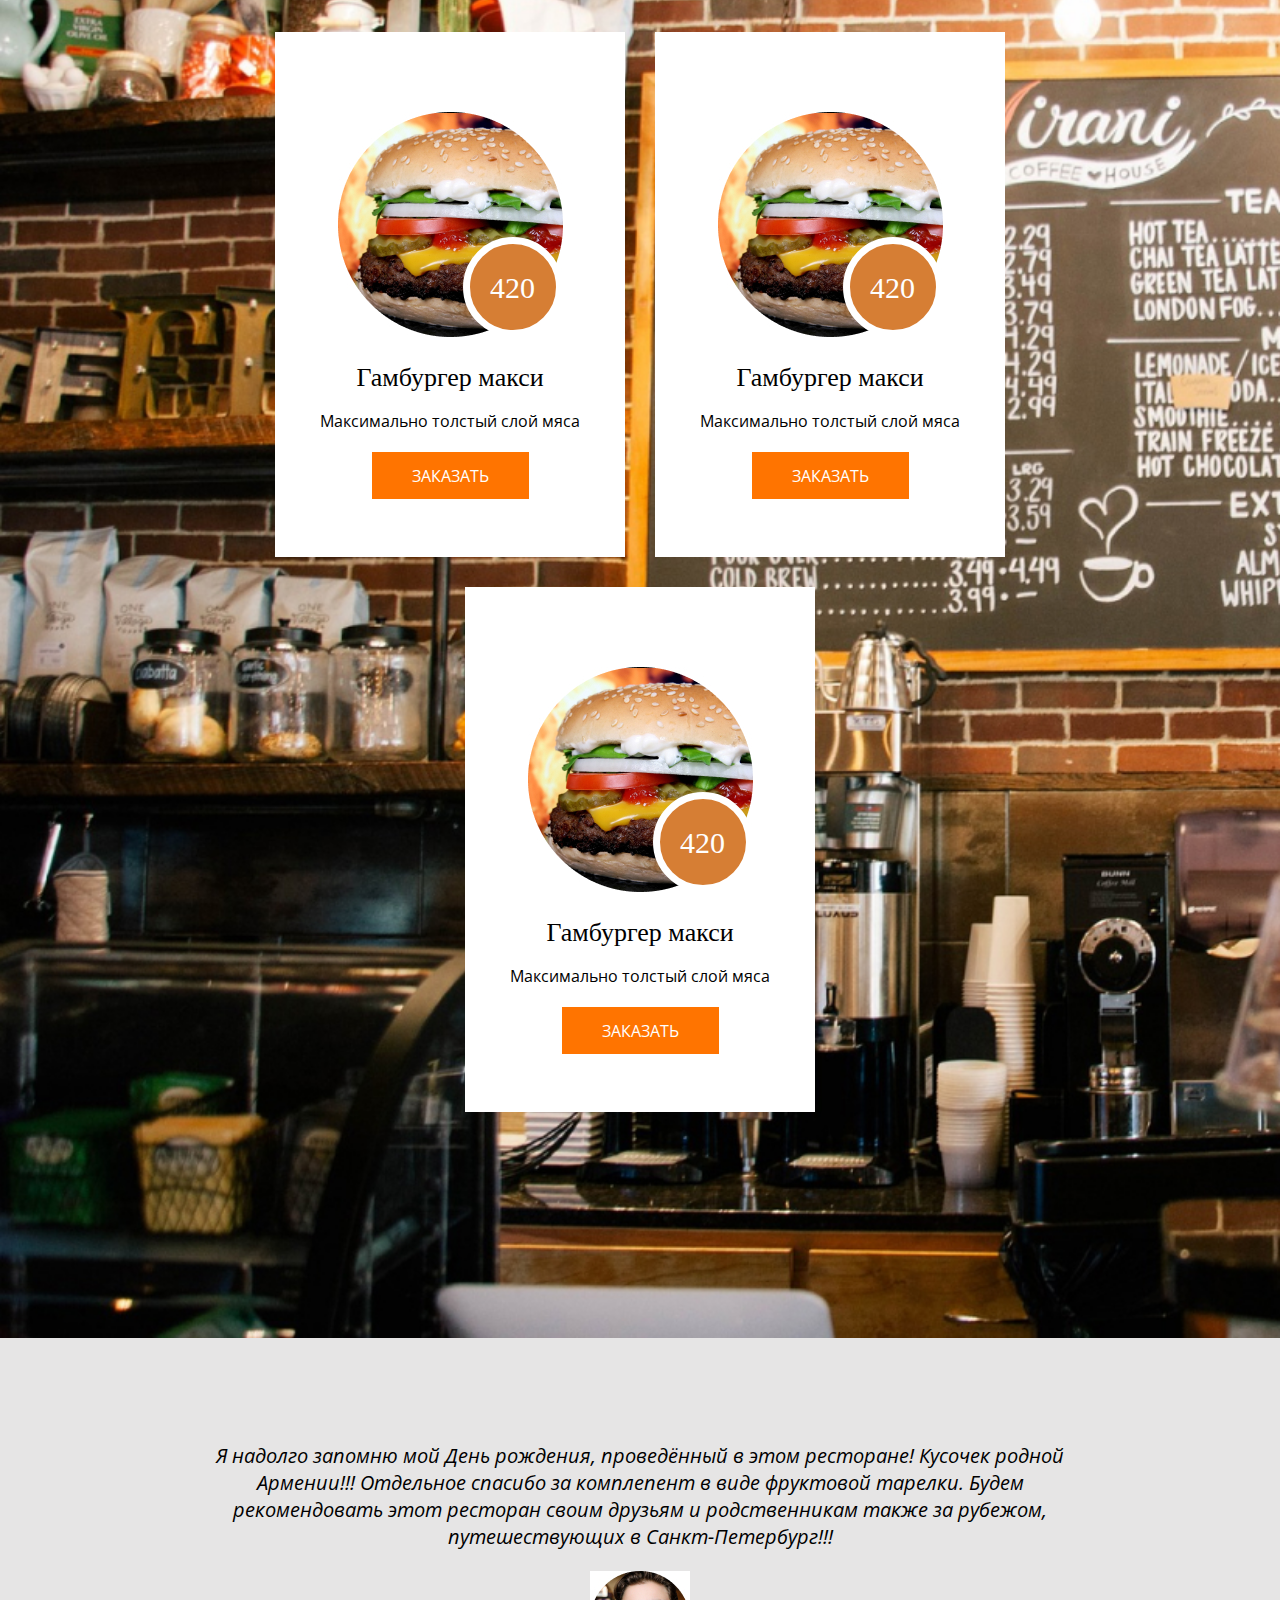
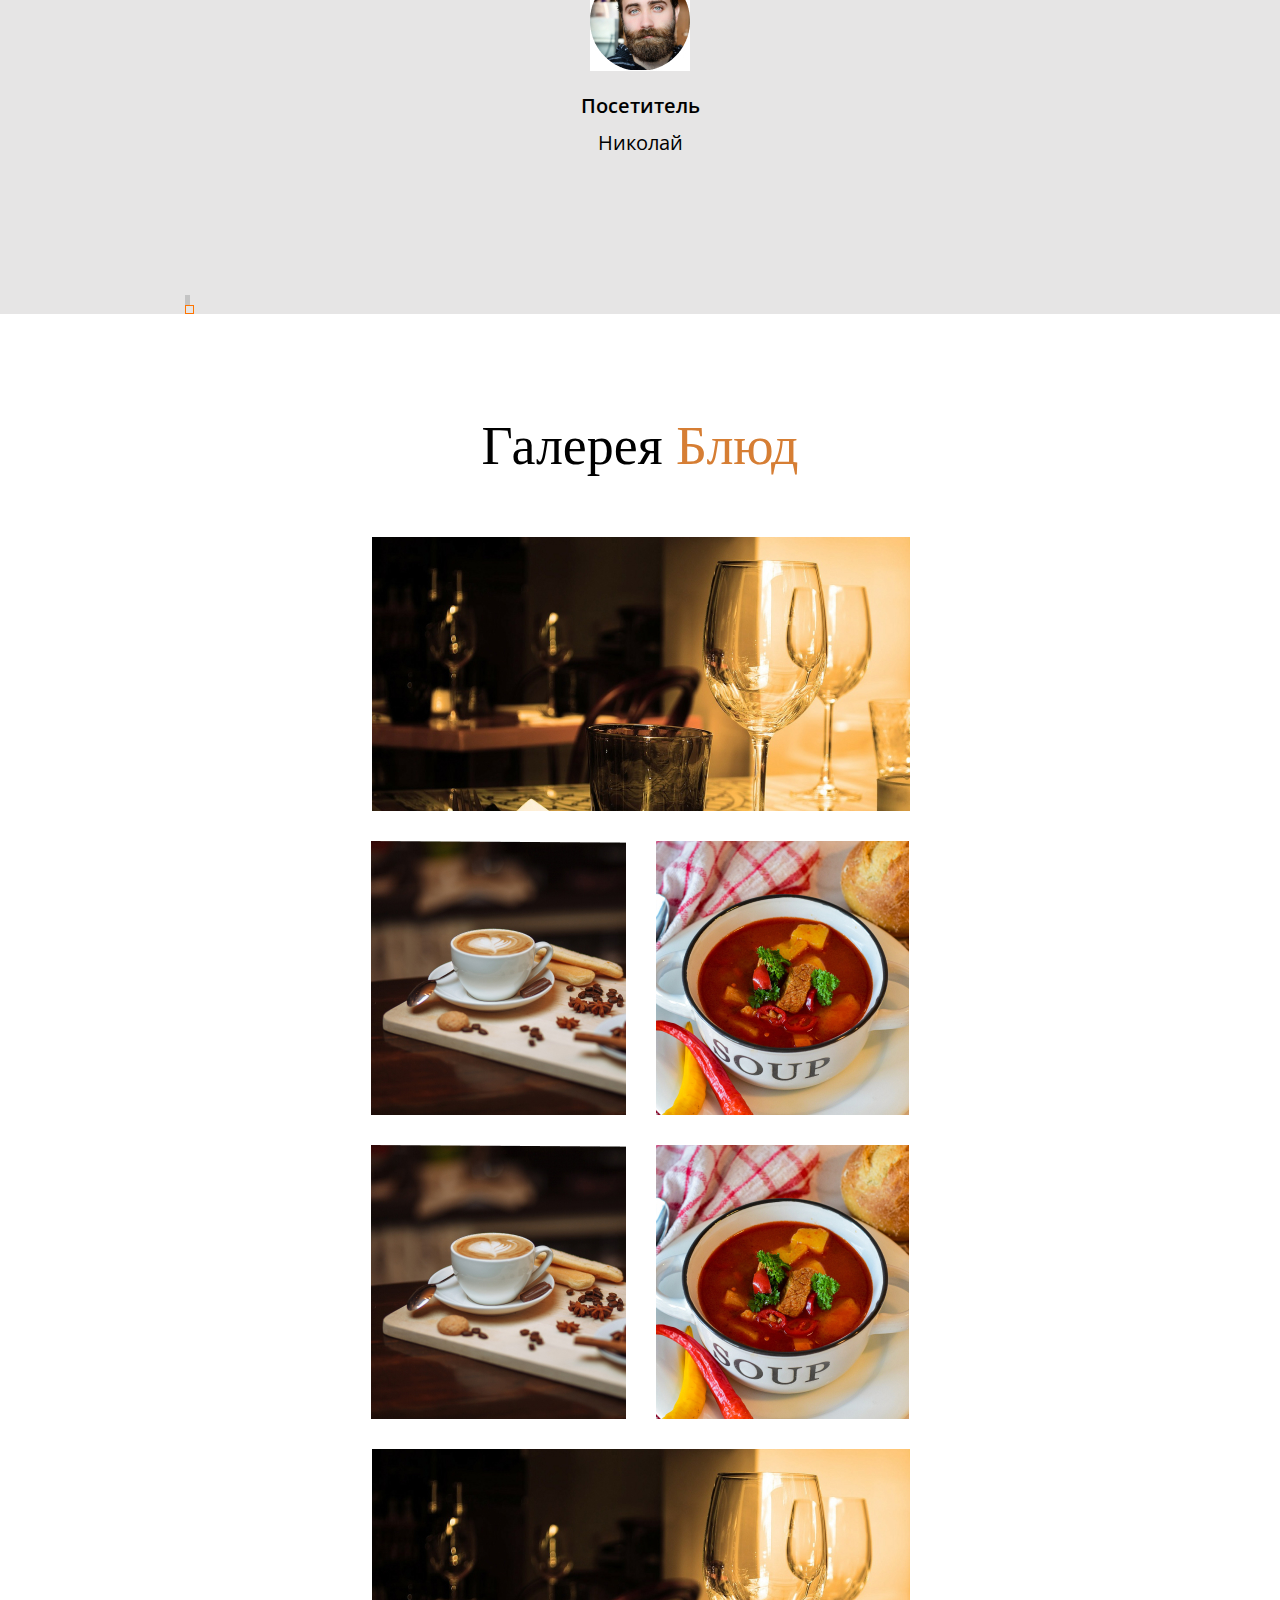
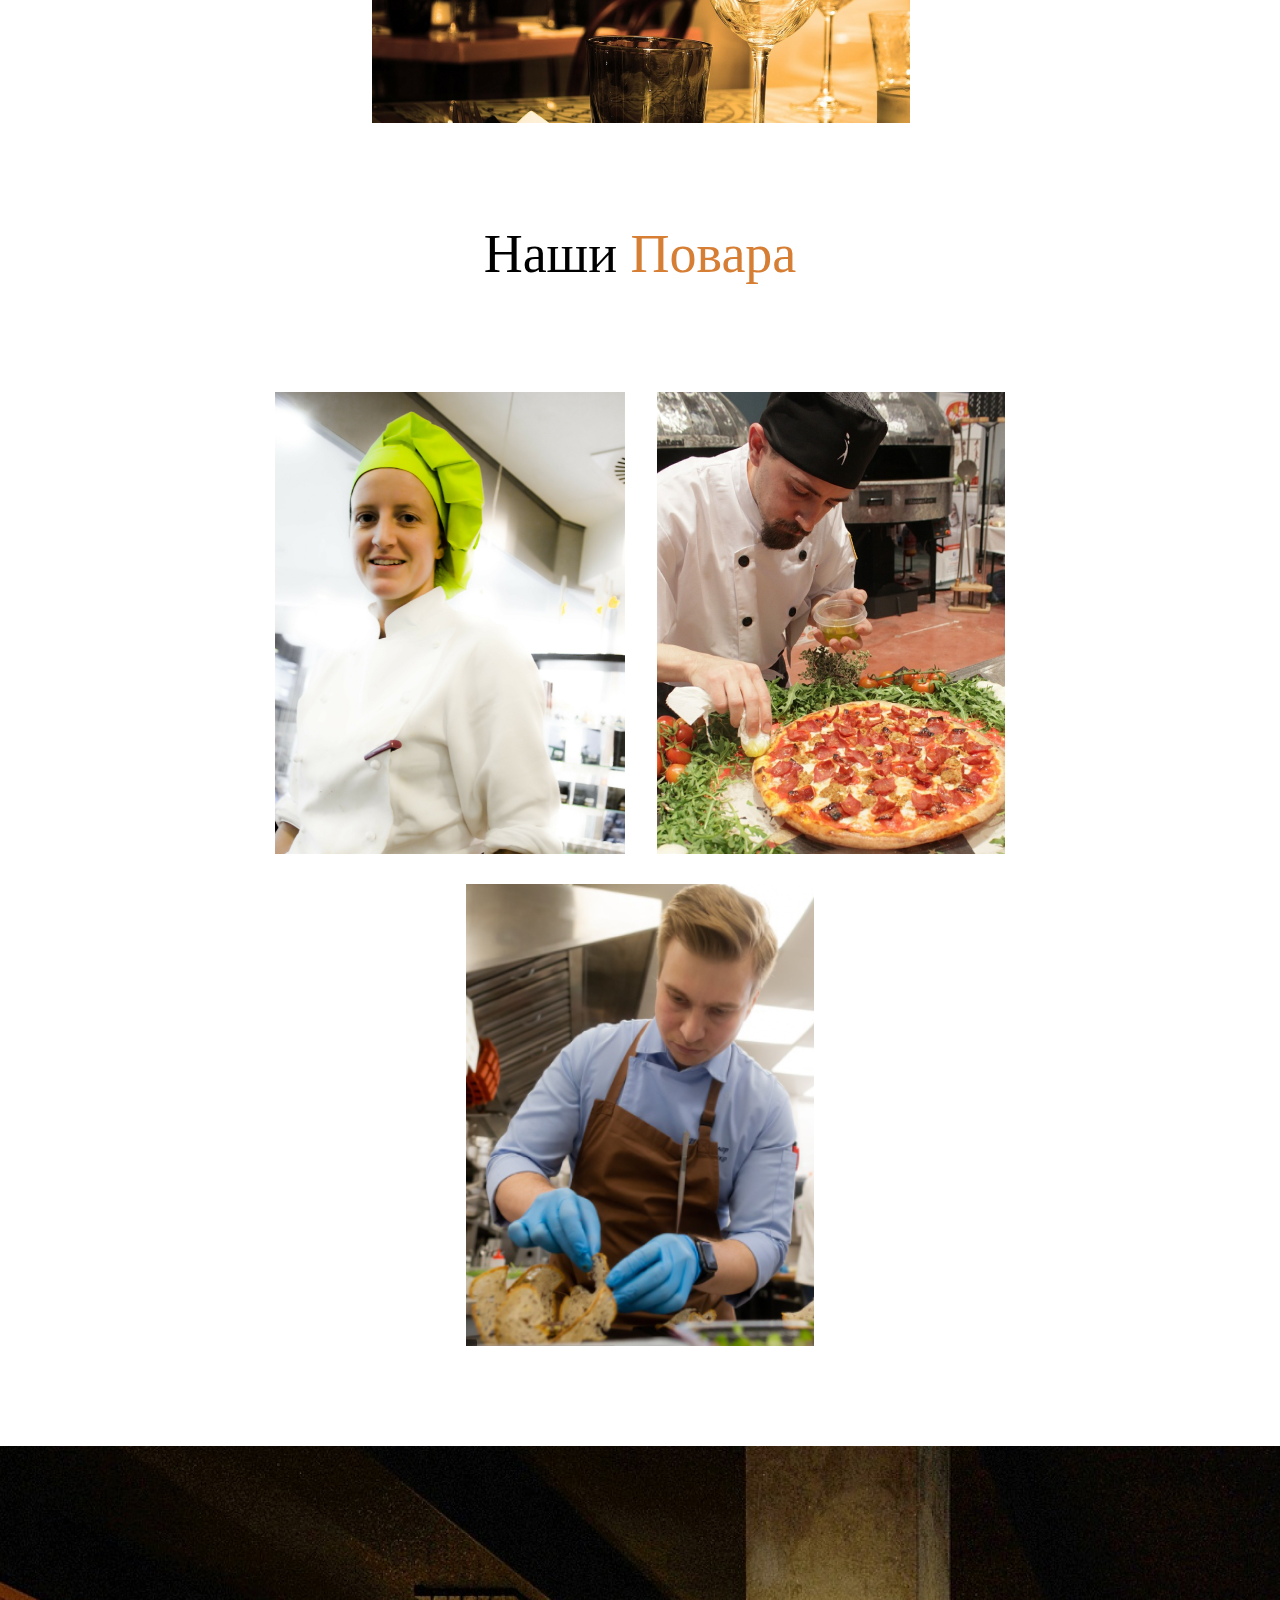
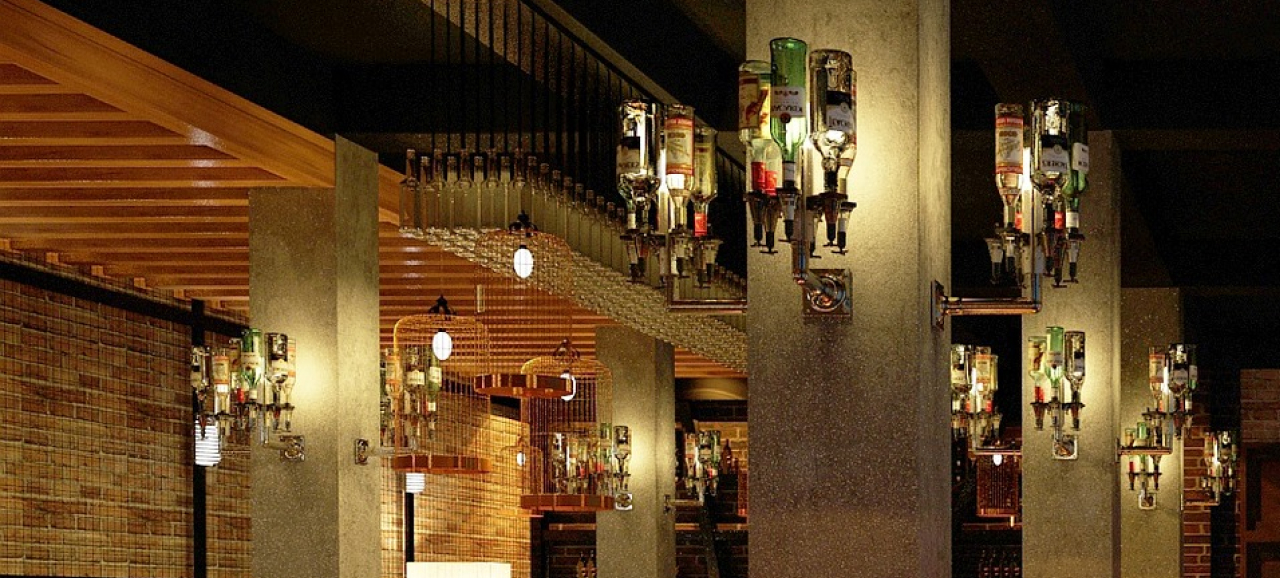
<file: briefcase/restaurant/index.html>
<!DOCTYPE html>
<html lang="en">

<head>
    <meta charset="UTF-8">
    <meta http-equiv="X-UA-Compatible" content="IE=edge">
    <meta name="viewport" content="width=device-width, initial-scale=1.0">
    <title>Restaurant</title>
    <link rel="preconnect" href="https://fonts.googleapis.com">
    <link rel="preconnect" href="https://fonts.gstatic.com" crossorigin>
    <link
        href="https://fonts.googleapis.com/css2?family=Open+Sans:ital,wght@0,400;0,600;0,700;1,400&family=Tinos&display=swap"
        rel="stylesheet">
    <link rel="stylesheet" href="./styles.css">
</head>

<body>
    <div class="header center">
        <div class="header-line">
            <div class="header__logo">
                <a href="#!"><img class="header__logo_img" src="./img/png/logo.png" alt=""></a>
            </div>
            <nav class="header__nav">
                <div class="header__nav-links">
                    <a href="#!" class="header__nav-links-main link-hover">ГЛАВНАЯ</a>
                    <a href="#!" class="header__nav-links-menu link-hover">МЕНЮ</a>
                    <a href="#!" class="header__nav-links-info link-hover">О НАС</a>
                    <a href="#!" class="header__nav-links-booking link-hover">БРОНЬ</a>
                </div>
                <div class="header__nav-cart">
                    <a href="#!">
                        <img src="./img/svg/cart.svg" alt="Cart">
                    </a>
                </div>
                <div class="header__line"></div>
                <div class="header__phone">
                    <div class="header__phone-logo">
                        <a href="tel:+999-888-76-54"><img src="./img/svg/phone.svg" alt="Phone"></a>
                    </div>
                    <div class="header__phone-number"><a href="tel:+999-888-76-54"
                            class="header__phone-number-link link-hover">+999-888-00-00</a></div>
                    <p class="header__phone-text">Свяжитесь с нами для бронирования</p>
                </div>
                <div class="header__button btn">
                    <a href="#!">ЗАКАЗ СТОЛИКА</a>
                </div>
            </nav>
            <div class="header__burger burger">
                <button id="burger">
                    <img src="./img/svg/burger-menu.svg" alt="">
                </button>
                <div id="menu" class="burger__slide">
                    <a href="#!" class="header__nav-links-main link-hover block">ГЛАВНАЯ</a>
                    <a href="#!" class="header__nav-links-menu link-hover block">МЕНЮ</a>
                    <a href="#!" class="header__nav-links-info link-hover block">О НАС</a>
                    <a href="#!" class="header__nav-links-booking link-hover block">БРОНЬ</a>
                </div>
            </div>
        </div>
        <div class="header__title">
            <h4>Добро пожаловать в</h4>
            <h1>Наш ресторан</h1>
            <div class="header__title-best">
                <div class="header__title-line"></div>
                <p>ДОМ ЛУЧШЕЙ ЕДЫ</p>
                <div class="header__title-line"></div>
            </div>
            <div class="header__button btn">
                <a href="#!">VIEW MENU</a>
            </div>
        </div>
    </div>
    <div class="cards center">
        <div class="card__magic-atmosphere card">
            <img class="card__quality_image" src="./img/svg/card.svg" alt="Card">
            <p class="card__heading">Магическая <span class="card__text_orange">Атмосфера</span></p>
            <p class="card__text">В нашем заведении царит магическая атмосфера
                наполненная вкусными ароматами</p>
        </div>
        <div class="card__quality card">
            <img class="card__quality_image" src="./img/svg/card.svg" alt="Card">
            <p class="card__heading">Лучшее качество <span class="card__text_orange">Еды</span></p>
            <p class="card__text">Качество нашей<br>
                Еды - отменное!</p>
        </div>
        <div class="card__low-price card">
            <img class="card__quality_image" src="./img/svg/card.svg" alt="Card">
            <p class="card__heading">Недорогая <span class="card__text_orange">Еда</span></p>
            <p class="card__text">Стоимость нашей Еды
                зависит только от ее
                количества. Качество
                всегда на высоте!</p>
        </div>
    </div>
    <div class="history center">
        <div class="history__our-story">
            <h2 class="history__title">Наша <span>История</span></h2>
            <p class="history__desc">Как и у любого другого самобытного места, у нас есть своя, особая история. Идея
                ресторана пришла основателям неожиданно. Во время прогулки по лесу создатель нашего ресторана застрял в
                сотнях километров от ближайшего населенного пункта. Вдали от цивилизации и связи им пришлось навремя
                обустровать себе нехитрый быт, добывать и готовить себе еду.</p>
            <div class="history__statistics">
                <div class="history__drinks">
                    <p class="history__nambers">93</p>
                    <p class="history__item">Напитки</p>
                </div>
                <div class="history__foods">
                    <p class="history__nambers">206</p>
                    <p class="history__item">Еда</p>
                </div>
                <div class="history__snacks">
                    <p class="history__nambers">71
                    </p>
                    <p class="history__item">Закуски</p>
                </div>
            </div>

        </div>
        <img class="history__img" src="./img/history-img.jpg" alt="Photo">
    </div>

    <div class="black__block center">
        <div class="black__block-desc">
            <h3>Отпразднуйте в одном из
                самых лучших ресторанов.</h3>
            <p>Только в этом месяце бизнес-ланч от 250 ₽</p>
        </div>
        <div class="black__block_button btn">
            <a href="#!">ЗАКАЗ СТОЛИКА</a>
        </div>
    </div>

    <div class="our__dishes center">
        <h2>Наши <span>Блюда</span></h2>
        <div class="our__dishes-content">
            <img class="pizza-img" src="./img/dishes-img.jpg" alt="Dishes">
            <div class="our__dishes-items">
                <div class="our__dishes-item">
                    <img src="./img/item-dishes.jpg" alt="Item">
                    <p>Гамбургер мини
                    <div class="stipple"></div> 220 ₽</p>
                </div>
                <div class="our__dishes-item">
                    <img src="./img/item-dishes.jpg" alt="Item">
                    <p>Гамбургер мини
                    <div class="stipple"></div> 220 ₽</p>
                </div>
                <div class="our__dishes-item">
                    <img src="./img/item-dishes.jpg" alt="Item">
                    <p>Гамбургер мини
                    <div class="stipple"></div> 220 ₽</p>
                </div>
            </div>
        </div>

    </div>

    <div class="menu center">
        <h2 class="menu__title">Наше меню</h2>
        <div class="menu__dishs">
            <div class="menu__dish">
                <div class="menu__dish-gamburger">
                    <div class="menu__dish-gamburger_wrap">
                        <p class="menu__dish-gamburger-price">420</p>
                    </div>
                </div>
                <h6>Гамбургер макси</h6>
                <p class="menu__dish-desk">Максимально толстый
                    слой мяса</p>
                <div class="btn menu__dish_bottom">
                    <a href="#!">ЗАКАЗАТЬ</a>
                </div>
            </div>
            <div class="menu__dish">
                <div class="menu__dish-gamburger">
                    <div class="menu__dish-gamburger_wrap">
                        <p class="menu__dish-gamburger-price">420</p>
                    </div>
                </div>
                <h6>Гамбургер макси</h6>
                <p class="menu__dish-desk">Максимально толстый
                    слой мяса</p>
                <div class="btn menu__dish_bottom">
                    <a href="#!">ЗАКАЗАТЬ</a>
                </div>
            </div>
            <div class="menu__dish">
                <div class="menu__dish-gamburger">
                    <div class="menu__dish-gamburger_wrap">
                        <p class="menu__dish-gamburger-price">420</p>
                    </div>
                </div>
                <h6>Гамбургер макси</h6>
                <p class="menu__dish-desk">Максимально толстый
                    слой мяса</p>
                <div class="btn menu__dish_bottom">
                    <a href="#!">ЗАКАЗАТЬ</a>
                </div>
            </div>
        </div>
    </div>

    <div class="feedback center">
        <p class="feedback__text">Я надолго запомню мой День рождения, проведённый в этом ресторане! Кусочек родной
            Армении!!! Отдельное спасибо за комплепент в виде фруктовой тарелки. Будем рекомендовать этот ресторан своим
            друзьям и родственникам также за рубежом, путешествующих в Санкт-Петербург!!!</p>
        <img class="feedback__visitor_img" src="./img/visitor.jpg" alt="Avater">
        <p class="feedback__visitor">Посетитель</p>
        <p class="feedback__visitor-name">Николай</p>
        <div class="feedback__points">
            <div class="feedback__point"></div>
            <div class="feedback__point"></div>
            <div class="feedback__point-active"></div>
        </div>
    </div>

    <div class="gallery center">
        <h2>Галерея <span>Блюд</span></h2>
        <div class="gallery__photos">
            <img class="gallery__photo_one" src="./img/photo-1.jpg" alt="">
            <img class="gallery__photo_two" src="./img/photo-2.jpg" alt="">
            <img class="gallery__photo_three" src="./img/photo-3.jpg" alt="">
            <img class="gallery__photo_four" src="./img/photo-2.jpg" alt="">
            <img class="gallery__photo_five" src="./img/photo-3.jpg" alt="">
            <img class="gallery__photo_six" src="./img/photo-1.jpg" alt="">
        </div>
    </div>

    <div class="cooks center">
        <h2>Наши <span>Повара</span></h2>
        <div class="cooks__photos">
            <img src="./img/cook-1.jpg" alt="Cook">
            <img src="./img/cook-2.jpg" alt="Cook">
            <img src="./img/cook-3.jpg" alt="Cook">
        </div>
    </div>

    <div class="footer">
        <div class="footer__back">

        </div>
    </div>

    <script src="./script.js"></script>

</body>

</html>
</file>
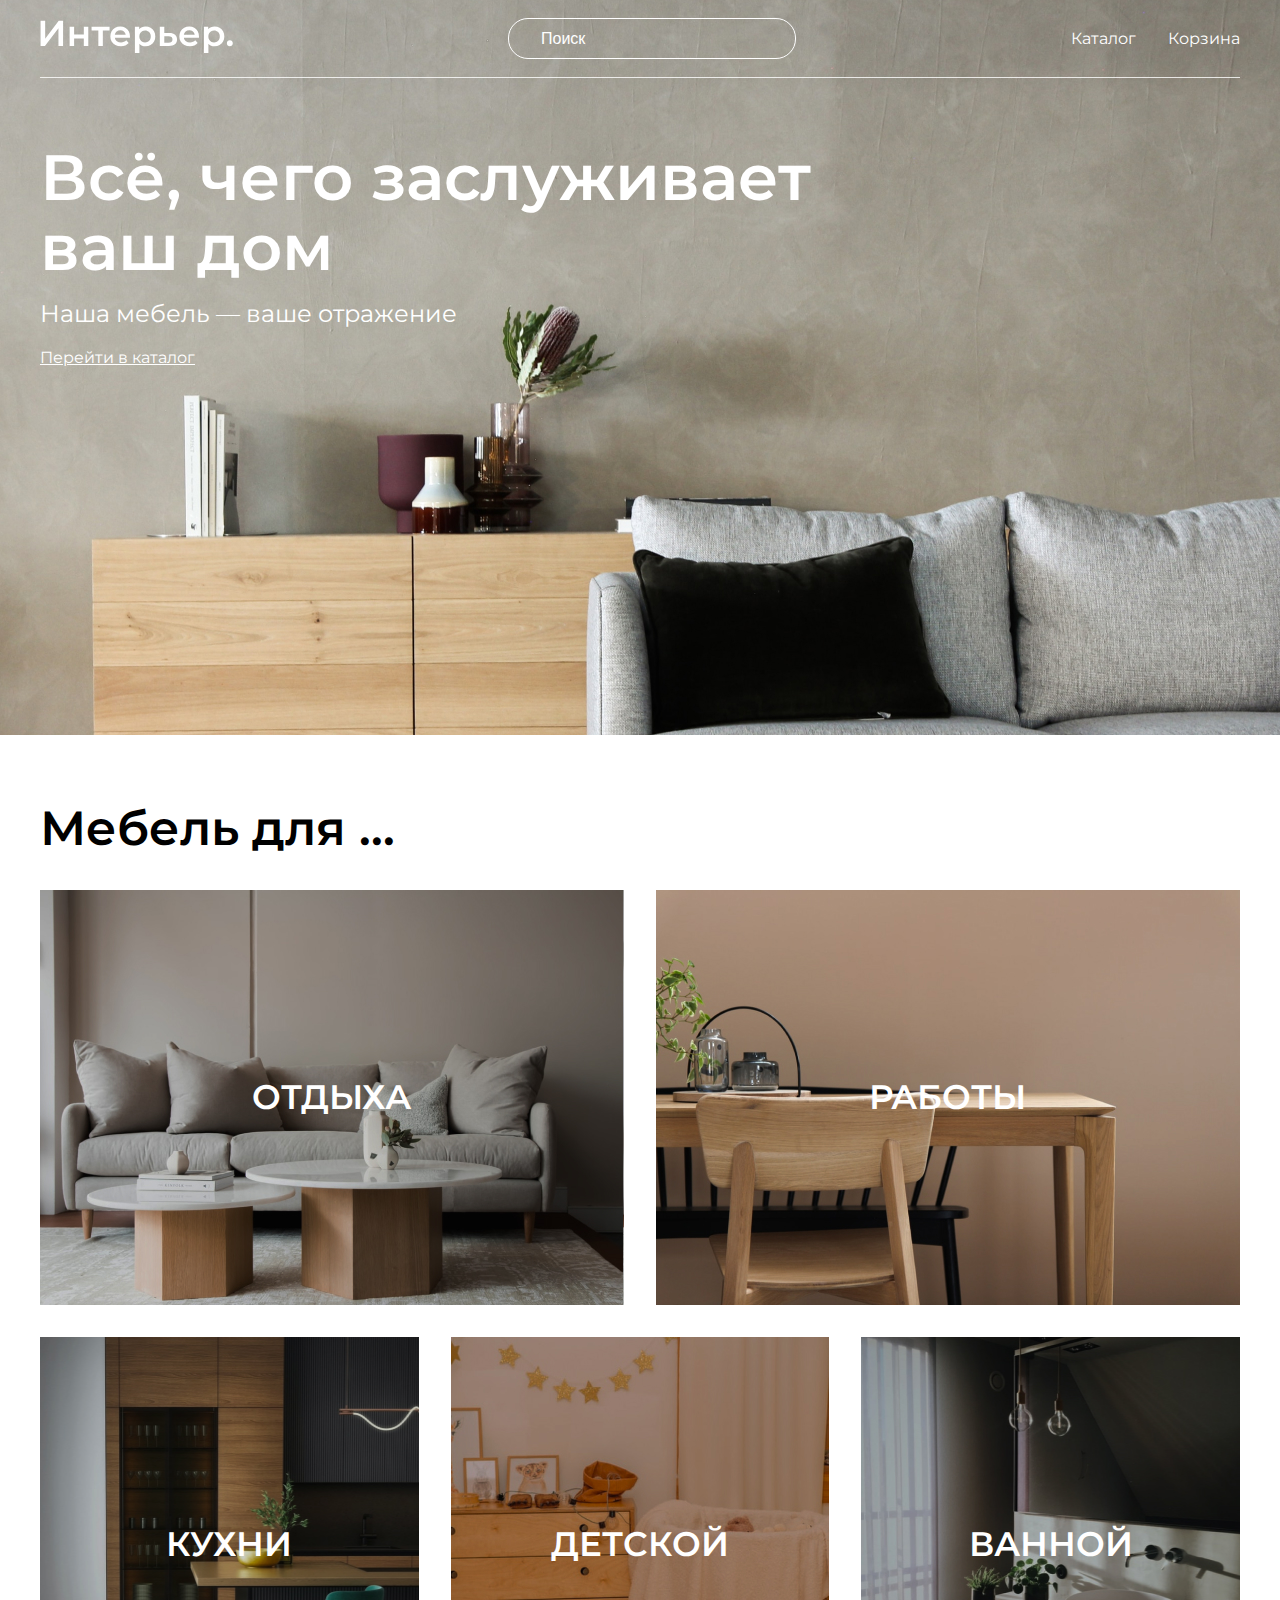
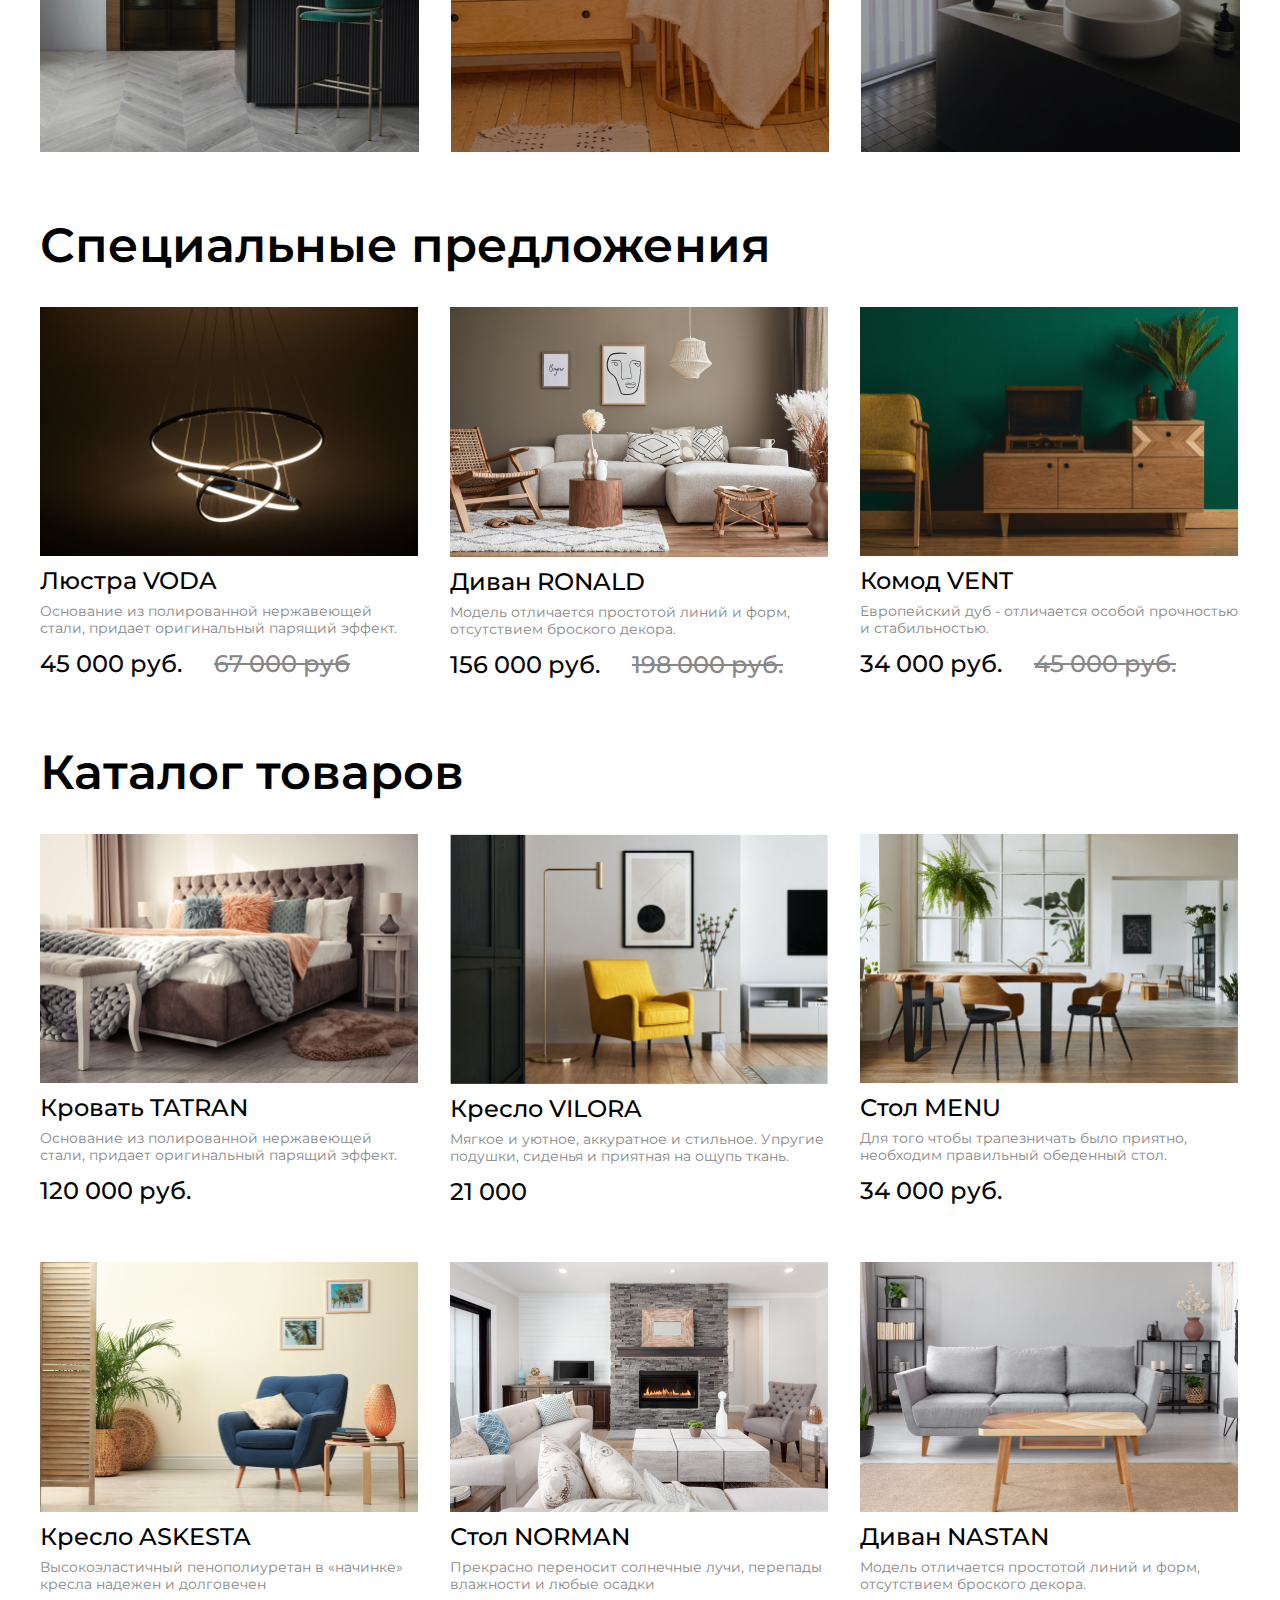
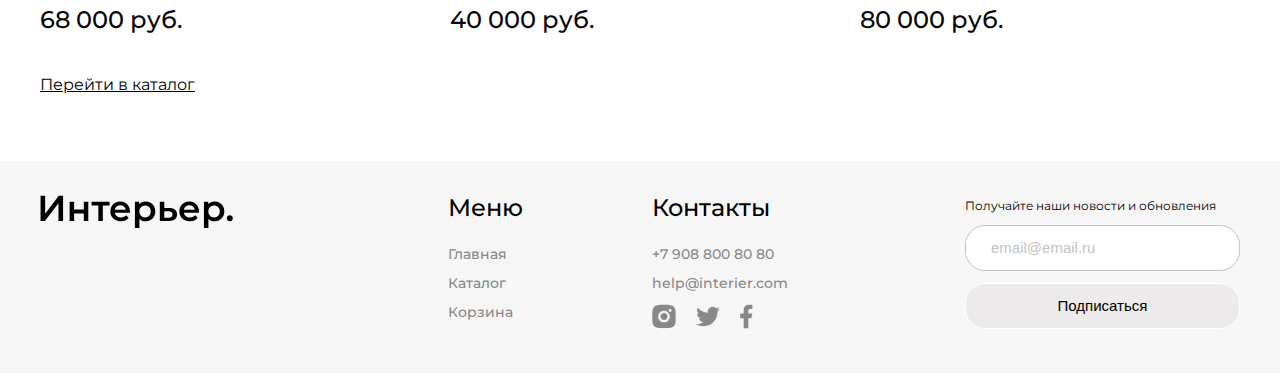
<file: briefcase/site/index.html>
<!DOCTYPE html>
<html lang="ru">

<head>
    <meta charset="UTF-8">
    <meta http-equiv="X-UA-Compatible" content="IE=edge">
    <meta name="viewport" content="width=device-width, initial-scale=1.0">
    <link rel="preconnect" href="https://fonts.googleapis.com">
    <link rel="preconnect" href="https://fonts.gstatic.com" crossorigin>
    <link href="https://fonts.googleapis.com/css2?family=Montserrat:wght@400;500;600&display=swap" rel="stylesheet">
    <link rel="stylesheet" href="style.css">
    <title>Главная</title>
</head>

<body>
    <div class="top center">
        <header class="header">
            <a href="./index.html" class="logo"><img class="logo_img" src="./img/logo.svg" alt="Лого"></a>
            <input class="header_input" type="text" placeholder="Поиск">
            <nav class="menu">
                <a class="menu_link" href="./catalog.html">Каталог</a>
                <a class="menu_link" href="./cart.html">Корзина</a>
            </nav>
            <div class="menu-mob">
                <a href="#"><svg width="17" height="16" viewBox="0 0 17 16" fill="none"
                        xmlns="http://www.w3.org/2000/svg">
                        <path
                            d="M2.7515 1.99141C1.59282 3.14838 0.918906 4.70363 0.867092 6.34023C0.815278 7.97682 1.38946 9.57159 2.47264 10.7995C3.55581 12.0275 5.06645 12.7962 6.69672 12.9491C8.29727 13.0991 9.89485 12.6444 11.1757 11.6766L14.5069 15.0085L14.5069 15.0085C14.5897 15.0914 14.6881 15.1571 14.7963 15.2019C14.9046 15.2468 15.0206 15.2698 15.1377 15.2698C15.2549 15.2698 15.3709 15.2468 15.4791 15.2019C15.5873 15.1571 15.6857 15.0914 15.7685 15.0085C15.8514 14.9257 15.9171 14.8274 15.9619 14.7191C16.0068 14.6109 16.0298 14.4949 16.0298 14.3777C16.0298 14.2606 16.0068 14.1446 15.9619 14.0363C15.9171 13.9281 15.8514 13.8298 15.7685 13.7469L15.7685 13.7469L12.4368 10.416C13.4021 9.13496 13.8547 7.53846 13.7038 5.93943C13.5501 4.31054 12.7816 2.80139 11.5547 1.719C10.3277 0.636623 8.73451 0.0623154 7.09916 0.11292C5.46381 0.163525 3.90917 0.835233 2.7515 1.99141ZM2.7515 1.99141L2.82216 2.06217L2.7515 1.99141ZM10.5895 3.25366C11.0271 3.68416 11.3751 4.19703 11.6135 4.76269C11.8518 5.32835 11.9758 5.93561 11.9783 6.54944C11.9808 7.16327 11.8618 7.77152 11.628 8.3391C11.3943 8.90669 11.0505 9.42238 10.6164 9.85642C10.1824 10.2905 9.66668 10.6343 9.09909 10.868C8.53151 11.1018 7.92326 11.2208 7.30943 11.2183C6.6956 11.2158 6.08834 11.0918 5.52268 10.8535C4.95702 10.6151 4.44415 10.2671 4.01365 9.82954C3.15334 8.95509 2.67341 7.77613 2.6784 6.54944C2.6834 5.32275 3.17291 4.14773 4.04032 3.28033C4.90772 2.41292 6.08274 1.92341 7.30943 1.91841C8.53612 1.91342 9.71508 2.39335 10.5895 3.25366Z"
                            fill="white" stroke="white" stroke-width="0.2" />
                    </svg>
                </a>
                <a href="./catalog.html"><svg width="20" height="21" viewBox="0 0 20 21" fill="none"
                        xmlns="http://www.w3.org/2000/svg">
                        <rect x="0.800537" y="0.900024" width="4.57143" height="4.57143" fill="white" />
                        <rect x="0.800537" y="8.21436" width="4.57143" height="4.57143" fill="white" />
                        <rect x="0.800537" y="15.5286" width="4.57143" height="4.57143" fill="white" />
                        <rect x="8.11401" y="8.21436" width="4.57143" height="4.57143" fill="white" />
                        <rect x="8.11401" y="15.5286" width="4.57143" height="4.57143" fill="white" />
                        <rect x="8.11401" y="0.900024" width="4.57143" height="4.57143" fill="white" />
                        <rect x="15.4285" y="8.21436" width="4.57143" height="4.57143" fill="white" />
                        <rect x="15.4285" y="15.5286" width="4.57143" height="4.57143" fill="white" />
                        <rect x="15.4285" y="0.900024" width="4.57143" height="4.57143" fill="white" />
                    </svg>
                </a>
                <a href="./cart.html"><svg width="19" height="17" viewBox="0 0 19 17" fill="none"
                        xmlns="http://www.w3.org/2000/svg">
                        <path
                            d="M11.5834 16.8333C12.1359 16.8333 12.6658 16.6138 13.0566 16.2231C13.4473 15.8324 13.6667 15.3025 13.6667 14.75C13.6667 14.1974 13.4473 13.6675 13.0566 13.2768C12.6658 12.8861 12.1359 12.6666 11.5834 12.6666C11.0309 12.6666 10.501 12.8861 10.1103 13.2768C9.71957 13.6675 9.50008 14.1974 9.50008 14.75C9.50008 15.3025 9.71957 15.8324 10.1103 16.2231C10.501 16.6138 11.0309 16.8333 11.5834 16.8333ZM4.29174 16.8333C4.84428 16.8333 5.37418 16.6138 5.76488 16.2231C6.15558 15.8324 6.37508 15.3025 6.37508 14.75C6.37508 14.1974 6.15558 13.6675 5.76488 13.2768C5.37418 12.8861 4.84428 12.6666 4.29174 12.6666C3.73921 12.6666 3.20931 12.8861 2.81861 13.2768C2.4279 13.6675 2.20841 14.1974 2.20841 14.75C2.20841 15.3025 2.4279 15.8324 2.81861 16.2231C3.20931 16.6138 3.73921 16.8333 4.29174 16.8333ZM17.873 2.16975C18.133 2.16136 18.3796 2.05217 18.5606 1.86525C18.7416 1.67834 18.8428 1.42836 18.8428 1.16819C18.8428 0.908013 18.7416 0.658037 18.5606 0.471123C18.3796 0.28421 18.133 0.175013 17.873 0.166626H16.674C15.7345 0.166626 14.922 0.818709 14.7178 1.73538L13.4126 7.61246C13.2084 8.52912 12.3959 9.18121 11.4563 9.18121H3.63133L2.12924 3.17079H11.8636C12.1212 3.15904 12.3644 3.04844 12.5425 2.86199C12.7206 2.67555 12.82 2.42761 12.82 2.16975C12.82 1.91189 12.7206 1.66395 12.5425 1.47751C12.3644 1.29106 12.1212 1.18046 11.8636 1.16871H2.12924C1.82473 1.16862 1.5242 1.23796 1.25051 1.37145C0.976816 1.50495 0.737162 1.69909 0.549763 1.93911C0.362364 2.17913 0.232155 2.45872 0.169035 2.75662C0.105913 3.05452 0.111544 3.36289 0.185495 3.65829L1.68758 9.66662C1.79586 10.1002 2.046 10.485 2.39821 10.7601C2.75042 11.0351 3.18447 11.1844 3.63133 11.1843H11.4563C12.368 11.1845 13.2524 10.8736 13.9636 10.3032C14.6748 9.73275 15.1701 8.93681 15.3678 8.04683L16.674 2.16975H17.873Z"
                            fill="white" />
                    </svg>
                </a>
            </div>
        </header>
        <section class="top_content">
            <h1 class="title">Всё, чего заслуживает ваш дом</h1>
            <p class="top_text">Наша мебель — ваше отражение</p>
            <a class="top_link" href="./catalog.html">Перейти в каталог</a>
        </section>
    </div>
    <section class="for_box center">
        <h2 class="heading">Мебель для ...</h2>
        <div class="for">
            <div class="for_item for_item_big for_item_1">ОТДЫХА</div>
            <div class="for_item for_item_big for_item_2">РАБОТЫ</div>
            <div class="for_item for_item_3">КУХНИ</div>
            <div class="for_item for_item_4">ДЕТСКОЙ</div>
            <div class="for_item for_item_5">ВАННОЙ</div>
        </div>
    </section>

    <section class="product_box center">
        <h2 class="heading">Специальные предложения</h2>
        <div class="product_content">
            <div class="product">
                <img class="product_img" src="./img/voda.jpg" alt="Люстра Voda">
                <h3 class="product_heading">Люстра VODA</h3>
                <p class="product_text">Основание из полированной нержавеющей стали, придает оригинальный парящий
                    эффект.</p>
                <div class="product_box_price">
                    <span class="product_price">45 000 руб.</span>
                    <span class="product_price product_price_sale">67 000 руб</span>
                </div>
            </div>
            <div class="product">
                <img class="product_img" src="./img/ron.jpg" alt="Диван Ronald">
                <h3 class="product_heading">Диван RONALD</h3>
                <span class="product_text">Модель отличается простотой линий и форм, отсутствием броского декора.</span>
                <div class="product_box_price">
                    <span class="product_price">156 000 руб.</span>
                    <span class="product_price product_price_sale">198 000 руб.</span>
                </div>
            </div>
            <div class="product">
                <img class="product_img" src="./img/ven.jpg" alt="Комод Ven">
                <h3 class="product_heading">Комод VENT</h3>
                <span class="product_text">Европейский дуб - отличается особой прочностью и стабильностью.</span>
                <div class="product_box_price">
                    <span class="product_price">34 000 руб.</span>
                    <span class="product_price product_price_sale">45 000 руб.</span>
                </div>
            </div>
        </div>
    </section>
    <section class="center">
        <h2 class="heading">Каталог товаров</h2>
        <div class="product_content">
            <div class="product">
                <img src="./img/tatran.jpg" alt="Кровать Tatran">
                <h3 class="product_heading">Кровать TATRAN</h3>
                <p class="product_text">Основание из полированной нержавеющей стали, придает оригинальный парящий
                    эффект.</p>
                <div class="product_box_price">
                    <span class="product_price">120 000 руб.</span>
                </div>
            </div>
            <div class="product">
                <img src="./img/product1.jpg" alt="Кресло Vilora">
                <h3 class="product_heading">Кресло VILORA</h3>
                <p class="product_text">Мягкое и уютное, аккуратное и стильное. Упругие подушки, сиденья и приятная на
                    ощупь ткань.</p>
                <div class="product_box_price">
                    <span class="product_price">21 000</span>
                </div>
            </div>
            <div class="product">
                <img src="./img/menu.jpg" alt="Стол Menu">
                <h3 class="product_heading">Стол MENU</h3>
                <p class="product_text">Для того чтобы трапезничать было приятно, необходим правильный обеденный стол.
                </p>
                <div class="product_box_price">
                    <span class="product_price">34 000 руб.</span>
                </div>
            </div>
            <div class="product">
                <img src="./img/askesta.jpg" alt="Кресло Askesta">
                <h3 class="product_heading">Кресло ASKESTA</h3>
                <p class="product_text">Высокоэластичный пенополиуретан в «начинке» кресла надежен и долговечен</p>
                <div class="product_box_price">
                    <span class="product_price">68 000 руб.</span>
                </div>
            </div>
            <div class="product">
                <img src="./img/norman.jpg" alt="Стол Norman">
                <h3 class="product_heading">Стол NORMAN</h3>
                <p class="product_text">Прекрасно переносит солнечные лучи, перепады влажности и любые осадки</p>
                <div class="product_box_price">
                    <span class="product_price">40 000 руб.</span>
                </div>
            </div>
            <div class="product">
                <img src="./img/nastan.jpg" alt="Диван Nastan">
                <h3 class="product_heading">Диван NASTAN</h3>
                <p class="product_text">Модель отличается простотой линий и форм, отсутствием броского декора. </p>
                <div class="product_box_price">
                    <p class="product_price">80 000 руб.</p>
                </div>
            </div>
        </div>
    </section>
    <div class="link_box center">
        <a class="bottom_link" href="./catalog.html">Перейти в каталог</a>
    </div>
    <footer class="footer center">
        <a href="./index.html" class="footer_logo"><img src="./img/logoblack.svg" alt="Лого"></a>
        <div class="footer_content">
            <div class="footer_info">
                <div class="nav_footer__item">
                    <h3 class="footer_heading">Меню</h3>
                    <nav class="menu_footer">
                        <a class="footer_link" href="./index.html">Главная</a>
                        <a class="footer_link" href="./catalog.html">Каталог</a>
                        <a class="footer_link" href="./cart.html">Корзина</a>
                    </nav>
                </div>
                <div class="footer__item">
                    <h3 class="footer_heading">Контакты</h3>
                    <a class="footer_link" href="tel:+79088008080">+7 908 800 80 80</a>
                    <a class="footer_link" href="mailto:help@interier.com">help@interier.com</a>
                    <div class="footer__icons">
                        <a href="#"><svg class="footer_icon" width="24" height="25" viewBox="0 0 24 25" fill="none"
                                xmlns="http://www.w3.org/2000/svg">
                                <path
                                    d="M12 0.833923C15.1699 0.833923 15.5654 0.84559 16.809 0.903923C18.0515 0.962257 18.8974 1.15709 19.6417 1.44642C20.4117 1.74276 21.0604 2.14409 21.709 2.79159C22.3023 3.3748 22.7613 4.08028 23.0542 4.85892C23.3424 5.60209 23.5384 6.44909 23.5967 7.69159C23.6515 8.93526 23.6667 9.33076 23.6667 12.5006C23.6667 15.6704 23.655 16.0659 23.5967 17.3096C23.5384 18.5521 23.3424 19.3979 23.0542 20.1423C22.7622 20.9213 22.303 21.627 21.709 22.2096C21.1257 22.8026 20.4202 23.2616 19.6417 23.5548C18.8985 23.8429 18.0515 24.0389 16.809 24.0973C15.5654 24.1521 15.1699 24.1673 12 24.1673C8.83021 24.1673 8.43471 24.1556 7.19104 24.0973C5.94854 24.0389 5.10271 23.8429 4.35837 23.5548C3.57942 23.2625 2.87382 22.8034 2.29104 22.2096C1.69768 21.6265 1.23863 20.921 0.945874 20.1423C0.656541 19.3991 0.461707 18.5521 0.403374 17.3096C0.348541 16.0659 0.333374 15.6704 0.333374 12.5006C0.333374 9.33076 0.345041 8.93526 0.403374 7.69159C0.461707 6.44792 0.656541 5.60326 0.945874 4.85892C1.23782 4.0798 1.69698 3.37413 2.29104 2.79159C2.87399 2.19803 3.57954 1.73894 4.35837 1.44642C5.10271 1.15709 5.94737 0.962257 7.19104 0.903923C8.43471 0.84909 8.83021 0.833923 12 0.833923ZM12 6.66726C10.4529 6.66726 8.96921 7.28184 7.87525 8.3758C6.78129 9.46976 6.16671 10.9535 6.16671 12.5006C6.16671 14.0477 6.78129 15.5314 7.87525 16.6254C8.96921 17.7193 10.4529 18.3339 12 18.3339C13.5471 18.3339 15.0309 17.7193 16.1248 16.6254C17.2188 15.5314 17.8334 14.0477 17.8334 12.5006C17.8334 10.9535 17.2188 9.46976 16.1248 8.3758C15.0309 7.28184 13.5471 6.66726 12 6.66726V6.66726ZM19.5834 6.37559C19.5834 5.98882 19.4297 5.61788 19.1562 5.34439C18.8827 5.0709 18.5118 4.91726 18.125 4.91726C17.7383 4.91726 17.3673 5.0709 17.0938 5.34439C16.8204 5.61788 16.6667 5.98882 16.6667 6.37559C16.6667 6.76236 16.8204 7.1333 17.0938 7.40679C17.3673 7.68028 17.7383 7.83392 18.125 7.83392C18.5118 7.83392 18.8827 7.68028 19.1562 7.40679C19.4297 7.1333 19.5834 6.76236 19.5834 6.37559ZM12 9.00059C12.9283 9.00059 13.8185 9.36934 14.4749 10.0257C15.1313 10.6821 15.5 11.5723 15.5 12.5006C15.5 13.4288 15.1313 14.3191 14.4749 14.9755C13.8185 15.6318 12.9283 16.0006 12 16.0006C11.0718 16.0006 10.1815 15.6318 9.52517 14.9755C8.86879 14.3191 8.50004 13.4288 8.50004 12.5006C8.50004 11.5723 8.86879 10.6821 9.52517 10.0257C10.1815 9.36934 11.0718 9.00059 12 9.00059V9.00059Z"
                                    fill="#888888" />
                            </svg>
                        </a>
                        <a href="#"><svg class="footer_icon" width="24" height="21" viewBox="0 0 24 21" fill="none"
                                xmlns="http://www.w3.org/2000/svg">
                                <path
                                    d="M23.8557 3.09913C22.965 3.49311 22.0205 3.75185 21.0534 3.8668C22.0728 3.25714 22.8357 2.29765 23.2001 1.16713C22.2434 1.73646 21.1946 2.13546 20.1014 2.3513C19.3671 1.56564 18.3938 1.04459 17.3328 0.869146C16.2719 0.693704 15.1827 0.873703 14.2345 1.38116C13.2864 1.88861 12.5325 2.69509 12.09 3.67522C11.6475 4.65535 11.5413 5.75421 11.7877 6.80096C9.84769 6.70373 7.94978 6.19957 6.21723 5.32124C4.48468 4.4429 2.95621 3.21002 1.73106 1.70263C1.2974 2.44749 1.06951 3.29423 1.07073 4.15613C1.07073 5.8478 1.93173 7.3423 3.24073 8.2173C2.46607 8.19291 1.70847 7.98371 1.03106 7.60713V7.6678C1.0313 8.79445 1.42116 9.88635 2.13455 10.7584C2.84794 11.6304 3.84096 12.2289 4.94523 12.4523C4.22611 12.6472 3.47209 12.6759 2.74023 12.5363C3.05157 13.5061 3.6584 14.3542 4.47575 14.9619C5.2931 15.5697 6.28004 15.9066 7.29839 15.9255C6.28629 16.7203 5.12743 17.3079 3.88809 17.6547C2.64874 18.0014 1.35321 18.1004 0.0755615 17.9461C2.30588 19.3805 4.90217 20.1419 7.55389 20.1395C16.5291 20.1395 21.4372 12.7043 21.4372 6.25613C21.4372 6.04613 21.4314 5.8338 21.4221 5.62613C22.3774 4.93566 23.2019 4.08032 23.8569 3.1003L23.8557 3.09913Z"
                                    fill="#888888" />
                            </svg>
                        </a>
                        <a href="#"><svg class="footer_icon" width="13" height="25" viewBox="0 0 13 25" fill="none"
                                xmlns="http://www.w3.org/2000/svg">
                                <path
                                    d="M8.33329 14.2218H11.25L12.4166 9.55512H8.33329V7.22178C8.33329 6.02011 8.33329 4.88845 10.6666 4.88845H12.4166V0.968448C12.0363 0.918282 10.6001 0.805115 9.08346 0.805115C5.91596 0.805115 3.66663 2.73828 3.66663 6.28845V9.55512H0.166626V14.2218H3.66663V24.1385H8.33329V14.2218Z"
                                    fill="#888888" />
                            </svg>
                        </a>
                    </div>
                </div>
            </div>
            <form class="form" action="#">
                <p class="form_text">Получайте наши новости и обновления</p>
                <input class="form_email" type="email" placeholder="email@email.ru">
                <button class="form_btn">Подписаться</button>
            </form>
        </div>
    </footer>
</body>

</html>
</file>
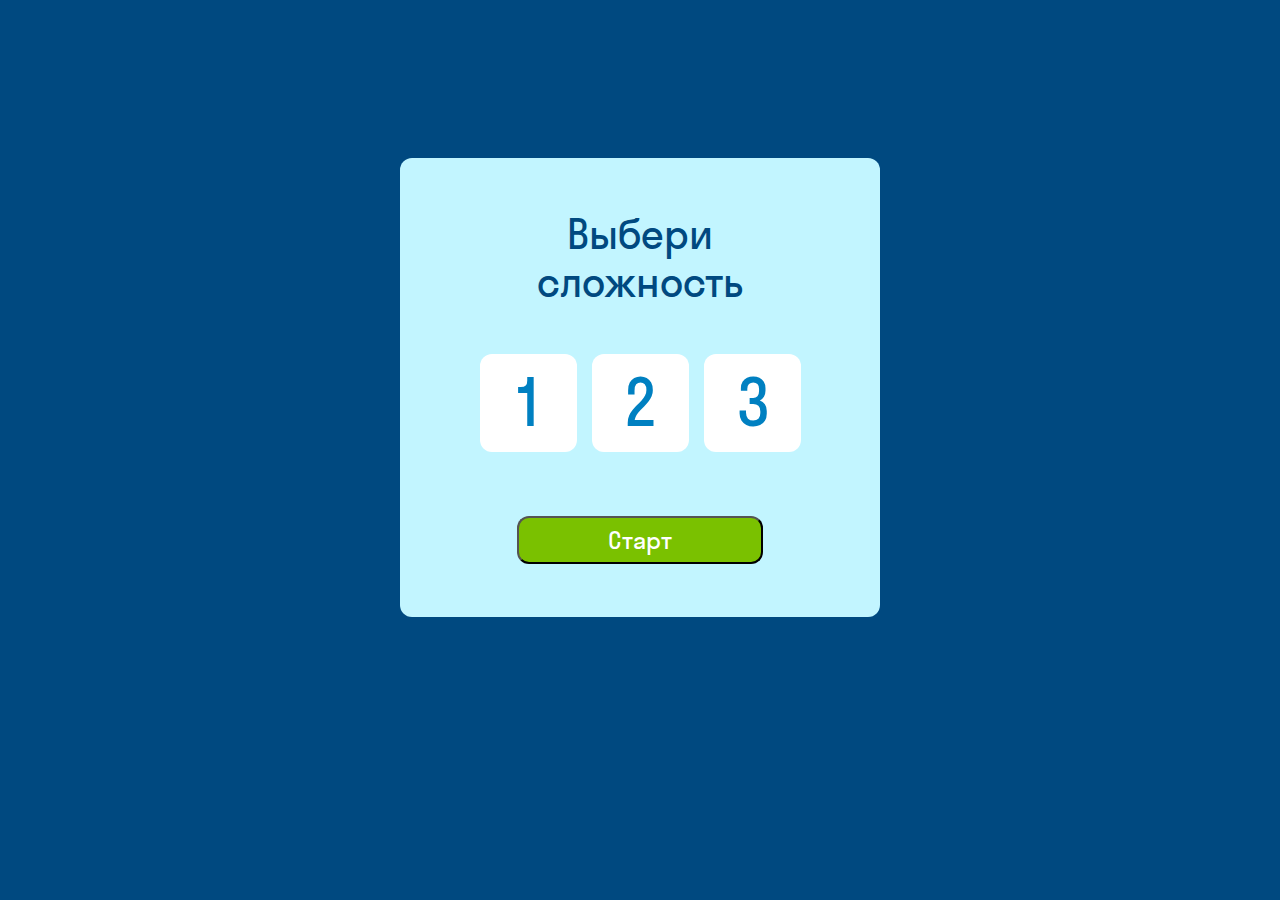
<file: briefcase/games/game-one/index.html>
<!DOCTYPE html>
<html lang="en">
<head>
    <meta charset="UTF-8">
    <meta http-equiv="X-UA-Compatible" content="IE=edge">
    <meta name="viewport" content="width=device-width, initial-scale=1.0">
    <title>Document</title>
    <link rel="stylesheet" href="./styles/style.css">
    
</head>
<body>
    <div class="container  center"></div>
    <script src="./script.js"></script>
</body>
</html>
</file>
<file: styles.css>
* {
  margin: 0;
  padding: 0;
}

body {
  background-color: #050505;
}

.header {
  flex-wrap: wrap;
  display: flex;
  flex-direction: row;
  align-items: center;
  padding: 20px 40px;
  gap: 50px;
  height: 6vh;
}
.header__name {
  color: rgba(255, 255, 255, 0.774);
  font-size: 55px;
  text-decoration: none;
  font-family: "Kurale", serif;
  font-family: "Caveat", cursive;
}

.image {
  display: flex;
  justify-content: flex-end;
}

.menu {
  display: flex;
  gap: 20px;
  font-size: 1.4rem;
}
.menu__link {
  color: white;
  text-decoration: none;
  font-family: "Kurale", serif;
}

.content {
  background-image: url(./img/homepage.jpg);
  background-repeat: no-repeat;
  background-position: right;
  height: 100vh;
}
.content__text {
  height: 89vh;
  color: white;
  display: flex;
  flex-direction: column;
  align-items: center;
  gap: 20px;
  padding-right: calc(50% - 100px);
  padding-left: calc(50% - 500px);
  justify-content: center;
  font-family: "Kurale", serif;
}

p {
  text-align: center;
}

a {
  color: aqua;
}

@media (min-width: 768px) and (max-width: 882px) {
  .header {
    display: flex;
    justify-content: space-around;
  }
  .content {
    background-position: center;
    height: 100vh;
  }
  .content__text {
    padding: 0 80px;
    display: flex;
    align-items: center;
    justify-content: center;
  }
}
@media (min-width: 321px) and (max-width: 767px) {
  .header {
    display: flex;
    justify-content: space-around;
  }
  .content {
    background-position: center;
    height: 100vh;
  }
  .content__text {
    gap: 10px;
    text-align: center;
    padding: 0 80px;
    display: flex;
    align-items: center;
    justify-content: center;
    flex-wrap: wrap;
  }
}
@media (max-width: 320px) {
  .header {
    display: flex;
    justify-content: space-around;
  }
  .content {
    background-position: center;
    height: 100vh;
  }
  .content__text {
    font-size: 0.8rem;
    gap: 10px;
    text-align: center;
    padding: 0 80px;
    display: flex;
    align-items: center;
    justify-content: center;
    flex-wrap: wrap;
  }
}/*# sourceMappingURL=styles.css.map */
</file>
<file: briefcase/games/styles.css>
* {
  margin: 0;
  padding: 0;
}

a {
  text-decoration: none;
}

.below {
  -webkit-box-reflect: below -42px linear-gradient(transparent, rgba(0, 0, 0, 0.2666666667));
}

.top__content p span {
  animation: animate 5s linear infinite;
}

.top__content p span:nth-child(even) {
  animation-delay: 7.3s;
}

@keyframes animate {
  0%, 18%, 20%, 50.1%, 60%, 65.1%, 80%, 90.1%, 92% {
    color: #0e3742;
    text-shadow: none;
  }
  18.1%, 20.1%, 30%, 50%, 60.1%, 65%, 80.1%, 90%, 92.1%, 100% {
    color: #fff;
    text-shadow: 0 0 10px #03bcf4, 0 0 20px #03bcf4, 0 0 40px #03bcf4, 0 0 80px #03bcf4, 0 0 160px #03bcf4, 0 0 400px #03bcf4;
  }
}
.center {
  padding-left: calc(50% - 600px);
  padding-right: calc(50% - 600px);
}

body {
  font-family: "Montserrat", sans-serif;
  background: #000915;
}

.top {
  background-image: linear-gradient(180deg, rgba(0, 0, 0, 0) -7.35%, #000915 100%), url(./img/titleback.jpg);
  background-size: cover;
  background-position: center;
  min-height: 100vh;
}
.top__content {
  padding-top: 20%;
  display: flex;
  flex-direction: column;
  align-items: flex-start;
  gap: 32px;
  border-radius: 50px;
}
.top__heading {
  font-style: normal;
  font-weight: 700;
  font-size: 64px;
  line-height: 78px;
  display: flex;
  align-items: center;
  color: #FFFFFF;
  width: 788px;
}
.top__text {
  font-style: normal;
  font-weight: 300;
  font-size: 18px;
  line-height: 32px;
  color: #FFFFFF;
  width: 488px;
  margin-bottom: 12px;
}

.outer {
  position: relative;
  background: #111;
}

.button {
  height: 70px;
  width: 220px;
  border-radius: 50px;
  background: linear-gradient(#78fff2, #2aa8fc, #003cff);
}

.outer a,
.outer span {
  position: absolute;
  top: 50%;
  left: 50%;
  transform: translate(-50%, -50%);
}

.outer a {
  background: #111;
  color: #f2f2f2;
  outline: none;
  border: none;
  font-size: 20px;
  z-index: 9;
  letter-spacing: 1px;
  text-transform: uppercase;
  cursor: pointer;
}

.button a {
  height: 60px;
  width: 210px;
  border-radius: 50px;
  display: flex;
  align-items: center;
  justify-content: center;
}

.outer span {
  height: 100%;
  width: 100%;
  background: inherit;
  filter: blur(15px);
}

.button span {
  border-radius: 50px;
}

.outer:hover span:nth-child(1) {
  filter: blur(7px);
}

.outer:hover span:nth-child(2) {
  filter: blur(14px);
}

.outer:hover {
  background: linear-gradient(#78fff2, #2aa8fc, #003cff);
  animation: rotate 1.5s linear infinite;
}

@keyframes rotate {
  0% {
    filter: hue-rotate(0deg);
  }
  100% {
    filter: hue-rotate(360deg);
  }
}
.menu-game {
  display: flex;
  flex-direction: row;
  flex-wrap: wrap;
  justify-content: center;
  gap: 32px;
  padding-top: 128px;
  padding-bottom: 240px;
}
.menu-game__img {
  position: relative;
  display: flex;
  min-height: 300px;
  width: 378px;
  box-sizing: border-box;
  align-items: flex-end;
}

.menu-game__img:before,
.menu-game__img:after {
  content: "";
  position: absolute;
  inset: 0;
  transition: 0.5s;
  border-radius: 16px;
}

.menu-game a:nth-child(1):before,
.menu-game a:nth-child(1):after {
  background: linear-gradient(45deg, #00ccff, #0e1538, #0e1538, #d400d4);
}

.menu-game a:nth-child(2):before,
.menu-game a:nth-child(2):after {
  background: linear-gradient(360deg, #00ccff, #0e1538, #0e1538, #d400d4);
}

.menu-game a:nth-child(3):before,
.menu-game a:nth-child(3):after {
  background: linear-gradient(-45deg, #00ccff, #0e1538, #0e1538, #d400d4);
}

.menu-game a:hover:after {
  inset: -5px;
  filter: blur(10px);
}

.menu-game a:hover:before {
  inset: -3px;
}

.span_1 {
  position: absolute;
  top: 0;
  left: 0;
  width: 100%;
  height: 100%;
  background: linear-gradient(180deg, rgba(39, 1, 15, 0) 0%, #001944 100%), url(./img/game1.jpg);
  z-index: 10;
  font-size: 1.2rem;
  letter-spacing: 2px;
  color: #fff;
  overflow: hidden;
  border-radius: 16px;
  display: flex;
  align-items: flex-end;
  justify-content: flex-start;
  padding: 20px;
  box-sizing: border-box;
}

.span_2 {
  position: absolute;
  top: 0;
  left: 0;
  width: 100%;
  height: 100%;
  background: linear-gradient(180deg, rgba(39, 1, 15, 0) 0%, #001944 100%), url(./img/game2.jpg);
  z-index: 10;
  font-size: 1.2rem;
  letter-spacing: 2px;
  color: #fff;
  overflow: hidden;
  border-radius: 16px;
  display: flex;
  align-items: flex-end;
  justify-content: flex-start;
  padding: 20px;
  box-sizing: border-box;
}

.span_3 {
  position: absolute;
  top: 0;
  left: 0;
  width: 100%;
  height: 100%;
  background: linear-gradient(180deg, rgba(39, 1, 15, 0) 0%, #001944 100%), url(./img/game3.jpg);
  z-index: 10;
  font-size: 1.2rem;
  letter-spacing: 2px;
  color: #fff;
  overflow: hidden;
  border-radius: 16px;
  display: flex;
  align-items: flex-end;
  justify-content: flex-start;
  padding: 20px;
  box-sizing: border-box;
}

@media (max-width: 1024px) {
  .center {
    padding-left: calc(50% - 450px);
    padding-right: calc(50% - 450px);
  }
}
@media (min-width: 768px) and (max-width: 833px) {
  .center {
    padding-left: calc(50% - 300px);
    padding-right: calc(50% - 300px);
  }
  .top__heading {
    width: auto;
  }
  .top__content {
    align-items: center;
    text-align: center;
  }
}
@media (max-width: 767px) {
  .center {
    padding-left: 16px;
    padding-right: 16px;
  }
  .top__heading {
    width: auto;
    font-size: 32px;
    line-height: 39px;
  }
  .top__content {
    align-items: center;
    text-align: center;
    padding-top: 238px;
  }
  .top__text {
    width: auto;
    font-size: 14px;
    line-height: 22px;
  }
  .menu-game {
    padding-top: 0;
  }
  .menu-game__img {
    width: 343px;
    height: 300px;
  }
}/*# sourceMappingURL=styles.css.map */
</file>
<file: briefcase/HM-candler/css/style.css>
html {
  box-sizing: border-box;
}

*,
*::after,
*::before {
  box-sizing: inherit;
}

body {
  font-family: "Comfortaa", cursive;
  color: black;
  font-size: 14px;
  font-style: normal;
  font-weight: 400;
  line-height: 1.2;
}

a {
  text-decoration: none;
  color: inherit;
}

ul {
  list-style: none;
}

button {
  border: none;
  padding: 0;
  border-radius: 0;
  cursor: pointer;
}

.button {
  padding: 18px 54px;
  background: #ffbd59;
  font-family: "Comfortaa", cursive;
  font-size: 14px;
  font-weight: 600px;
}

.title {
  margin-bottom: 15px;
  font-size: 40px;
  font-weight: 400;
  font-family: "Yeseva One", cursive;
}

.container {
  max-width: 1180px;
  padding-left: 10px;
  padding-right: 10px;
  margin: 0 auto;
}

.menu__btn {
  display: none;
  width: 30px;
  height: 25px;
  background-color: transparent;
  flex-direction: column;
  justify-content: space-between;
}
.menu__btn span {
  height: 1px;
  background-color: #7b6152;
  width: 100%;
}

.header {
  background-color: #fff8f3;
}
.header__inner {
  padding-top: 4px;
  display: flex;
  justify-content: space-between;
  align-items: center;
}

.menu__list {
  display: flex;
  gap: 20px;
}
.menu__list-link {
  text-transform: uppercase;
}

.phone {
  position: relative;
}
.phone::before {
  content: "";
  position: absolute;
  background-image: url(../images/phone.svg);
  width: 20px;
  height: 20px;
  left: -23px;
  top: -3px;
}

.main {
  background-color: #fff8f3;
  overflow-x: clip;
}

.top {
  padding-top: 40px 0 150px;
}
.top__content {
  width: 370px;
  padding: 150px 0 250px;
}
.top__title {
  font-size: 30px;
  font-family: "Yeseva One", cursive;
  margin-bottom: 15px;
  font-weight: 400;
}
.top__text {
  margin-bottom: 48px;
}
.top__buy {
  padding: 18px 54px;
  background: #ffbd59;
  font-family: "Comfortaa", cursive;
  font-size: 14px;
  font-weight: 600;
}
.top__inner {
  position: relative;
}
.top__img {
  position: absolute;
  top: 0;
  left: 340px;
}
.top__img-l {
  width: 1000px;
}

.about {
  background-color: #a5978e;
  padding: 50px 0;
  color: #fafafa;
  margin-bottom: 150px;
}
.about__inner {
  display: flex;
  align-items: center;
}
.about__content {
  min-width: 370px;
}
.about__text {
  margin-bottom: 15px;
}
.about__list {
  display: flex;
  padding-left: 110px;
  padding-bottom: 48px;
  align-items: center;
  gap: 0 20px;
}
.about__item-img {
  margin-bottom: 10px;
}
.about__item-text {
  font-size: 11px;
}

.section {
  padding-bottom: 150px;
}
.section__inner {
  display: grid;
  grid-template-columns: 370px auto;
}
.section__content-descr {
  display: grid;
  grid-template-columns: auto auto;
  padding-bottom: 92px;
}
.section__content--decor {
  position: relative;
}
.section__content--decor::before {
  content: "";
  position: absolute;
  left: 0;
  bottom: 0;
  background-image: url(../images/section-decor.png);
  width: 22px;
  height: 30px;
}
.section__content--decor::after {
  content: "";
  position: absolute;
  left: 22px;
  bottom: 13px;
  background-color: #7b6152;
  width: 200%;
  height: 1px;
}

.steps__list {
  gap: 70px 25px;
  counter-reset: number;
}
.steps__item {
  display: flex;
  gap: 40px;
  list-style-type: none;
  position: relative;
}
.steps__item:nth-child(n+10)::before {
  content: counter(number);
}
.steps__item.steps__item--even::before {
  left: auto;
  right: 0;
}
.steps__item::before {
  counter-increment: number;
  content: "0" counter(number);
  position: absolute;
  bottom: 0;
  left: 0;
  font-size: 30px;
  color: #bea495;
  font-family: "Yeseva One", cursive;
}
.steps__item-text {
  flex-basis: 174px;
  padding-bottom: 40px;
}

.products__content {
  gap: 50px 90px;
}
.products__item {
  width: 290px;
  margin: 0 auto;
  text-align: center;
}
.products__item-img {
  margin-bottom: 8px;
}
.products__item-price {
  margin-bottom: 12px;
  font-size: 16px;
  font-family: "Yeseva One", cursive;
}
.products__item-title {
  margin-bottom: 16px;
  font-size: 16px;
  font-family: "Yeseva One", cursive;
}
.products__item-text {
  margin-bottom: 27px;
  font-size: 12px;
}

.email {
  margin: 17px 0;
}

.courses__item-img {
  position: relative;
  color: #fff;
  font-size: 11px;
  font-family: "Yeseva One", cursive;
}
.courses__title {
  padding: 15px;
  background-color: #bea495;
  position: absolute;
  left: 10px;
  top: 45%;
}
.courses__time {
  padding: 7px 10px;
  background-color: #bea495;
  position: absolute;
  left: 10px;
  top: 60%;
}
.courses__time span {
  font-size: 10px;
  font-family: "Comfortaa", cursive;
}
.courses__price {
  padding: 19px 10px;
  background-color: #bea495;
  position: absolute;
  right: 0px;
  bottom: -2px;
}

.team {
  background-color: #a5978e;
  padding: 80px 0 60px;
  color: #fff;
  margin-bottom: 150px;
}
.team__content {
  padding-bottom: 0;
  gap: 75px;
}
.team__item {
  position: relative;
}
.team__item-name {
  font-size: 12px;
  font-family: "Yeseva One", cursive;
}
.team__item-descr {
  font-size: 10px;
}
.team__item-box {
  background-color: #7b6152;
  text-align: center;
  position: absolute;
  padding: 15px 10px 16px;
  width: 165px;
  z-index: 4;
  bottom: 13px;
  right: 33px;
}

.footer {
  padding-top: 40px;
  padding-bottom: 35px;
}
.footer__inner {
  display: flex;
  justify-content: space-between;
  align-items: center;
}
.footer__contacts {
  display: flex;
  flex-direction: column;
  width: 230px;
}
.footer__social {
  display: flex;
  gap: 15px;
}

.feedback__descr {
  margin-right: 20px;
}
.feedback__slider {
  width: 760px;
  overflow: hidden;
}
.feedback__content {
  padding-bottom: 110px;
}
.feedback__item {
  display: grid;
  grid-template-columns: auto auto;
  gap: 0 16px;
  align-items: center;
}
.feedback__item-video {
  position: relative;
}
.feedback__item-videobtn {
  position: absolute;
  top: 50%;
  left: 50%;
  transform: translate(-50%, -50%);
  background: transparent;
}
.feedback__item-sociallink {
  margin-bottom: 12px;
}
.feedback__item-name {
  margin-bottom: 15px;
  font-size: 16px;
  font-family: "Yeseva One", cursive;
}
.feedback__item-text {
  margin-bottom: 15px;
}
.feedback__item-btn {
  position: absolute;
  bottom: 10px;
  right: 0;
}
.feedback__item-content {
  padding-bottom: 70px;
}

.feedback__content .swiper-pagination {
  bottom: 50px;
}

.swiper-pagination-bullet {
  background-color: #bea495;
  width: 53px;
  height: 4px;
  border-radius: 0;
  opacity: 1;
}
.swiper-pagination-bullet-active {
  background-color: #7b6152;
}

.sertificates__slider {
  width: 1135px;
  overflow: hidden;
}
.sertificates__descr {
  margin-right: 20px;
}
.sertificates__content {
  padding-bottom: 114px;
}

.sertificates__content .swiper-pagination {
  bottom: 60px;
  text-align: left;
}

@media (max-width: 1050px) {
  .steps__list {
    gap: 37px 35px;
  }
  .steps__item {
    gap: 0 30px;
  }
}
@media (max-width: 1000px) {
  .container {
    padding-left: 20px;
    padding-right: 20px;
  }
  .top__content {
    width: 333px;
    padding: 95px 0 70px;
  }
  .top__text {
    margin-bottom: 30px;
  }
  .top__img {
    left: 300px;
  }
  .top__img-l {
    width: 655px;
  }
  .about__content {
    min-width: 300px;
  }
  .about__list {
    padding-left: 20px;
  }
  .section__inner {
    grid-template-columns: 290px auto;
    gap: 0 10px;
  }
  .section__text {
    font-size: 10px;
  }
  .productscontent {
    gap: 67px;
  }
  .team {
    padding: 50px 0;
  }
  .team__content {
    gap: 30px 20px;
  }
  .feedback__inner {
    grid-template-columns: 260px auto;
  }
  .feedback__slider {
    width: 690px;
  }
  .sertificates__content img {
    width: 280px;
  }
  .sertificates__slider {
    width: 880px;
  }
  .sertificates__content .swiper-pagination {
    text-align: center;
  }
}
@media (max-width: 980px) {
  .steps__title {
    font-size: 30px;
  }
  .steps__list {
    gap: 37px 35px;
  }
  .steps__item {
    gap: 0 20px;
  }
  .steps__item::before {
    font-size: 20px;
  }
  .steps__item-text {
    font-size: 8px;
  }
  .steps__item-img {
    width: 85px;
    -o-object-fit: cover;
       object-fit: cover;
  }
}
@media (max-width: 900px) {
  .footer__inner {
    flex-wrap: wrap;
  }
  .footer__contacts {
    width: 100%;
    text-align: center;
    padding-top: 15px;
  }
  .footer__social {
    justify-content: center;
  }
  .section__inner {
    grid-template-columns: 200px auto;
    gap: 0 10px;
  }
  .productscontent {
    gap: 30px 16px;
  }
}
@media (max-width: 768px) {
  body {
    font-size: 10px;
  }
  .container {
    max-width: 640px;
  }
  .phone::before {
    width: 14px;
    height: 14px;
    left: -16px;
    top: -2px;
    background-size: cover;
  }
  .top {
    padding: 30px 0 50px;
  }
  .top__content {
    width: 230px;
  }
  .top__title {
    font-size: 20px;
    margin-bottom: 20px;
  }
  .top__text {
    margin-bottom: 20px;
  }
  .top__img {
    left: 180px;
  }
  .about__content {
    min-width: 200px;
  }
  .about__title {
    margin-bottom: 20px;
  }
  .about__list {
    margin-left: 12px;
    margin-bottom: 33px;
    gap: 0 10px;
  }
  .about__item-text {
    font-size: 6px;
  }
  .about__item-img {
    margin-bottom: 6px;
  }
  .about__item-img--1 {
    width: 120px;
  }
  .about__item-img--2 {
    width: 190px;
  }
  .about__item-img--3 {
    width: 120px;
  }
  .title {
    font-size: 15px;
  }
  .products__item {
    width: 200px;
  }
  .products__item-text {
    font-size: 8px;
    margin-bottom: 18px;
  }
  .products__item-img {
    width: 200px;
    margin-bottom: 6px;
  }
  .products__item-title {
    font-size: 12px;
    margin-bottom: 9px;
  }
  .products__item-price {
    font-size: 12px;
    margin-bottom: 7px;
  }
  .button {
    font-size: 12px;
    padding: 10px 26px;
  }
  .courses__title {
    padding: 6px;
    left: -1px;
    top: 40%;
  }
  .courses__time {
    padding: 5px;
    left: -1px;
    top: 55%;
  }
  .courses__price {
    padding: 10px;
    right: 0;
    bottom: 9px;
  }
  .team__img {
    width: 140px;
  }
  .team__item-box {
    padding: 9px 6px 10px;
    width: 109px;
    bottom: 8px;
    right: -24px;
  }
  .team__item-name {
    font-size: 8px;
  }
  .team__item-descr {
    font-size: 7px;
  }
  .feedback__slider {
    width: 447px;
  }
  .feedback__item-content {
    padding-bottom: 45px;
  }
  .feedback__item-video {
    width: 200px;
  }
  .feedback__item-img {
    width: 200px;
  }
}
@media (max-width: 640px) {
  .top {
    padding: 30px 0 50px;
  }
  .container {
    padding-left: 10px;
    padding-right: 10px;
  }
  .menu__btn {
    display: flex;
  }
  .header__menu {
    order: 1;
  }
  .header__menu-list {
    width: 153px;
    background-color: #7b6152;
    color: #fff8f3;
    flex-direction: column;
    gap: 20px 0;
    padding: 25px 35px 25px 45px;
    position: absolute;
    left: 0;
    top: 0;
    transform: translateY(-110%);
    transition: transform 0.5s ease;
    z-index: 5;
  }
  .header__menu-list.menu--open {
    transform: translateY(0%);
  }
  .section__inner {
    display: block;
  }
  .section__descr {
    margin-bottom: 30px;
    text-align: center;
  }
  .team__item-box {
    right: auto;
    left: 80px;
  }
}
@media (max-width: 500px) {
  .footer {
    padding: 50px 0;
    font-size: 14px;
  }
  .footer__inner {
    flex-direction: column;
  }
  .footer__menu {
    padding: 50px 0;
    text-align: center;
  }
  .footer__menu-list {
    flex-direction: column;
  }
  .top {
    padding: 30px 0 50px;
  }
}
@media (max-width: 480px) {
  .section {
    margin-bottom: 50px;
  }
  .section__descr {
    margin-bottom: 0 auto 30px;
    width: 300px;
  }
  .section__content-descr {
    padding-bottom: 62px;
  }
  .top {
    padding: 30px 0 50px;
  }
  .top__img-l {
    width: 309px;
    left: 167px;
  }
  .top__content {
    width: 180px;
  }
  .top__title {
    font-size: 15px;
    margin-bottom: 15px;
  }
  .top__text {
    font-size: 8px;
    margin-bottom: 15px;
  }
  .top__btn {
    font-size: 10px;
    padding: 14px 41px;
  }
  .about {
    margin-bottom: 50px;
  }
  .about__content {
    min-width: 170px;
  }
  .about__list {
    margin-left: 0;
    padding-left: 10px;
    gap: 0 5px;
    align-items: flex-end;
    margin-bottom: 0;
  }
  .about__inner {
    align-items: flex-end;
  }
  .about__item-text {
    display: none;
  }
  .about__item-img--1 {
    width: 80px;
  }
  .about__item-img--2 {
    width: 140px;
  }
  .about__item-img--3 {
    width: 80px;
  }
  .steps__list {
    gap: 25px 40px;
  }
  .team {
    margin-bottom: 50px;
  }
  .certificates_content img {
    width: 200px;
  }
}
@media (max-width: 404px) {
  .steps__item {
    gap: 0 16px;
  }
  .steps__item-text {
    font-size: 6px;
  }
  .steps__item-img {
    width: 66px;
  }
  .steps__list {
    gap: 20px 25px;
  }
  .courses__content {
    grid-template-columns: auto;
  }
  .team__item-name {
    font-size: 12px;
  }
  .team__item-descr {
    font-size: 10px;
  }
  .team__item-box {
    width: 150px;
    left: 148px;
    bottom: 15px;
  }
  .team__content {
    grid-template-columns: auto;
  }
  .team__img {
    width: 204px;
  }
}
@media (max-width: 360px) {
  body {
    font-size: 8px;
  }
  .top__content {
    width: 200px;
    padding: 20px 0 0;
  }
  .top__img {
    left: auto;
    right: 0;
  }
  .top__img-l {
    width: 185px;
  }
  .top__text {
    font-size: 10px;
    position: relative;
    z-index: 2;
  }
  .top__title {
    font-size: 18px;
    position: relative;
    z-index: 2;
  }
  .top__buy {
    position: relative;
    z-index: 2;
  }
  .about {
    padding-top: 25px;
    padding-bottom: 10px;
  }
  .about__content {
    min-width: 233px;
  }
  .about__list {
    padding-left: 12px;
    margin-left: 12px;
    gap: 0 15px;
    padding-bottom: 30px;
  }
  .about__item-img--2 {
    display: none;
  }
  .about__item-img--3 {
    display: none;
  }
  .title {
    margin-bottom: 10px;
  }
  .section__descr {
    margin: 0 auto 25px;
    width: 300px;
  }
  .products__item {
    width: 150px;
  }
  .products__item-img {
    width: 150px;
  }
  .products__item-price {
    font-size: 10px;
    margin-bottom: 5px;
  }
  .products__item-title {
    font-size: 10px;
  }
  .products__item-text {
    margin-bottom: 16px;
  }
  .products__content {
    gap: 40px 7px;
  }
  .button {
    font-size: 8px;
    padding: 8px 20px;
  }
  .courses__item,
  .courses__item img {
    width: 255px;
  }
}/*# sourceMappingURL=style.css.map */
</file>
<file: briefcase/restaurant/styles.css>
* {
  margin: 0;
  padding: 0;
}

body {
  font-family: "Open Sans", sans-serif;
}

a {
  text-decoration: none;
  color: #ffffff;
}

.center {
  padding-left: calc(50% - 555px);
  padding-right: calc(50% - 555px);
}

h6 {
  font-family: "Tinos";
  font-style: normal;
  font-weight: 400;
  font-size: 26px;
  line-height: 30px;
  color: #000000;
}

h4 {
  padding-top: 204px;
  font-family: "Tinos";
  font-style: normal;
  font-weight: 400;
  font-size: 50px;
  line-height: 57px;
  color: #D67E35;
}

h3 {
  font-family: "Tinos";
  font-style: normal;
  font-weight: 400;
  font-size: 52px;
  line-height: 60px;
  color: #D67E34;
}

h2 {
  font-family: "Tinos";
  font-style: normal;
  font-weight: 400;
  font-size: 54px;
  line-height: 62px;
}

h1 {
  font-family: "Tinos";
  font-style: normal;
  font-weight: 400;
  font-size: 80px;
  line-height: 92px;
  color: #D67E35;
  padding-bottom: 12px;
}

.header {
  background: url(./img/background-header.jpg);
  height: 100vh;
  background-repeat: no-repeat;
  background-size: cover;
}
.header__logo {
  transition: all 0.3s linear;
}
.header__line {
  border: 1px solid #FFFFFF;
  height: 51px;
  margin-right: 34px;
}
.header-line {
  padding-top: 50px;
  display: flex;
  flex-direction: row;
  flex-wrap: wrap;
  justify-content: space-between;
}
.header__nav {
  display: flex;
  flex-direction: row;
  flex-wrap: wrap;
  color: #ffffff;
  align-content: flex-start;
}
.header__nav-links {
  font-weight: bold;
  font-size: 14px;
  line-height: 19px;
  padding-top: 18px;
}
.header__nav-links-main {
  padding-right: 23px;
}
.header__nav-links-menu {
  padding-right: 20px;
}
.header__nav-links-info {
  padding-right: 25px;
}
.header__nav-links-booking {
  padding-right: 36px;
}
.header__nav-cart {
  padding-top: 18px;
  padding-right: 21px;
  transition: all 0.3s linear;
}
.header__phone {
  width: 159px;
  padding-right: 45px;
  display: flex;
  flex-direction: row;
  flex-wrap: wrap;
}
.header__phone-text {
  font-weight: 400;
  font-size: 14px;
  line-height: 19px;
}
.header__phone-number {
  font-weight: bold;
  font-size: 18px;
  line-height: 25px;
}
.header__phone-logo {
  padding-right: 5px;
  transition: all 0.3s linear;
}
.header__title {
  width: 500px;
  padding-left: 10px;
  display: flex;
  flex-direction: column;
  align-items: center;
}
.header__title-line {
  border: 1px solid #FFFFFF;
  width: 61px;
}
.header__title-best {
  display: flex;
  gap: 8px;
  align-items: center;
  flex-direction: row;
  justify-content: center;
  padding-bottom: 21px;
}

.header__title p {
  font-weight: 400;
  font-size: 18px;
  line-height: 25px;
  color: #FFFFFF;
}

.link-hover {
  transition: all 0.3s linear;
}

.link-hover:hover {
  color: rgba(255, 255, 255, 0.6980392157);
}

.header__logo:hover,
.header__nav-cart:hover,
.header__phone-logo:hover {
  transform: scale(1.2, 1.2);
}

.btn {
  background-color: #FF7400;
  color: #ffffff;
  width: 157px;
  height: 47px;
  display: flex;
  justify-content: center;
  align-items: center;
  transition: all 0.3s linear;
}

.btn:hover {
  background-color: rgba(255, 115, 0, 0.6784313725);
}

.burger {
  display: none;
}

.cards {
  font-family: "Tinos";
  font-style: normal;
  display: flex;
  flex-wrap: wrap;
  flex-direction: row;
  gap: 31px;
  margin-top: -100px;
  margin-bottom: 150px;
}

.card {
  text-align: center;
  font-weight: 400;
  font-size: 26px;
  line-height: 30px;
  width: 349px;
  min-height: 328px;
  box-shadow: 10px 10px 40px 20px rgba(0, 0, 0, 0.1);
  background: #FFFFFF;
}
.card__quality_image {
  padding-bottom: 4px;
  padding-top: 48px;
}
.card__heading {
  padding-bottom: 20px;
}
.card__text {
  color: #656363;
  padding: 0px 20px 20px 20px;
}
.card__text_orange {
  color: #BC9060;
}

.history__our-story span {
  color: #D67E34;
}

.history {
  display: flex;
  flex-direction: row;
  flex-wrap: wrap;
  justify-content: space-between;
  padding-bottom: 122px;
}
.history__our-story {
  width: 444px;
  text-align: center;
}
.history__desc {
  font-weight: 400;
  font-size: 16px;
  line-height: 22px;
  text-align: center;
  color: #656363;
  padding-bottom: 80px;
}
.history__nambers {
  font-weight: 400;
  font-size: 40px;
  line-height: 54px;
  text-align: center;
  color: #BC9060;
}
.history__item {
  font-weight: 400;
  font-size: 20px;
  line-height: 27px;
  text-align: center;
}
.history__img {
  width: 539px;
  height: 498px;
}
.history__statistics {
  display: flex;
  flex-direction: row;
  flex-wrap: wrap;
  justify-content: center;
  gap: 35px;
}
.history__title {
  padding-top: 16px;
  padding-bottom: 21px;
  font-family: "Tinos";
  font-style: normal;
  font-weight: 400;
  font-size: 54px;
  line-height: 62px;
}

.black__block {
  background-image: url(./img/black-bg.jpg);
  height: 357px;
  background-repeat: no-repeat;
  background-size: cover;
  margin-bottom: 138px;
  display: flex;
  justify-content: space-between;
  align-items: center;
}
.black__block-desc {
  width: 610px;
}
.black__block_button {
  margin-right: 21px;
}

.black__block p {
  padding-top: 21px;
  font-weight: 700;
  font-size: 24px;
  line-height: 33px;
  color: #FFFFFF;
}

.our__dishes span {
  color: #D67E34;
}

.our__dishes-content {
  display: flex;
  flex-direction: row;
  gap: 30px;
  flex-wrap: wrap;
  padding-bottom: 144px;
}
.our__dishes-item {
  display: flex;
  flex-direction: row;
  justify-content: space-between;
  align-items: center;
  gap: 30px;
  font-family: "Tinos";
  font-style: normal;
  font-weight: 400;
  font-size: 26px;
  line-height: 30px;
  color: #000000;
}
.our__dishes-items {
  max-width: 654px;
  display: flex;
  gap: 29px;
  flex-direction: column;
}

.pizza-img {
  margin-top: -4px;
}

.our__dishes h2 {
  text-align: center;
  padding-bottom: 140px;
}

.our__dishes-item span {
  content: " 5354  ";
  width: 200px;
  margin: 20px 0;
  padding: 0;
  height: 0;
  border: none;
  border: 1px dashed #000000;
  transform: rotate(90deg);
}

.stipple {
  width: 110px;
  margin: 20px 0;
  padding: 0;
  height: 0;
  border: none;
  border: 1px dashed #000000;
}

.menu {
  background-image: url(./img/bar.jpg);
  background-repeat: no-repeat;
  background-size: cover;
}
.menu__title {
  font-family: "Tinos";
  font-style: normal;
  text-align: center;
  padding-top: 100px;
  padding-bottom: 138px;
  font-weight: 400;
  font-size: 54px;
  line-height: 62px;
  color: #FFFFFF;
  text-shadow: 5px 5px 4px rgba(0, 0, 0, 0.25);
}
.menu__dishs {
  display: flex;
  gap: 30px;
  flex-wrap: wrap;
  flex-direction: row;
  padding-bottom: 226px;
}
.menu__dish {
  width: 350px;
  background: #FFFFFF;
  padding-top: 80px;
  padding-bottom: 29px;
  display: flex;
  flex-direction: column;
  align-items: center;
}
.menu__dish-gamburger {
  background-image: url(./img/gamburger.jpg);
  background-repeat: no-repeat;
  width: 225px;
  height: 225px;
  margin-bottom: 26px;
  display: flex;
  justify-content: flex-end;
  align-items: flex-end;
}
.menu__dish-gamburger_wrap {
  box-sizing: border-box;
  background: #D67E34;
  border: 7px solid #FFFFFF;
  width: 100px;
  height: 100px;
  border-radius: 100px;
  display: flex;
  justify-content: center;
  align-items: center;
}
.menu__dish-gamburger-price {
  font-family: "Cookie";
  font-style: normal;
  font-weight: 400;
  font-size: 30px;
  line-height: 33px;
  color: #FFFFFF;
}
.menu__dish-desk {
  padding-top: 17px;
  padding-bottom: 20px;
  font-weight: 400;
  font-size: 16px;
  line-height: 22px;
  text-align: center;
  color: #000000;
}
.menu__dish_bottom {
  margin-bottom: 29px;
}

.feedback {
  background: #E6E5E5;
  text-align: center;
}
.feedback__text {
  font-style: italic;
  font-size: 20px;
  line-height: 27px;
  text-align: center;
  color: #000000;
  padding-top: 104px;
  padding-bottom: 21px;
}
.feedback__visitor {
  font-weight: 600;
  font-size: 20px;
  line-height: 27px;
  color: #000000;
  padding-top: 16px;
  padding-bottom: 10px;
}
.feedback__visitor-name {
  font-size: 20px;
  line-height: 27px;
  color: #000000;
  padding-bottom: 139px;
}
.feedback__point {
  width: 5px;
  height: 5px;
  background: #C4C4C4;
}
.feedback__point-active {
  width: 7px;
  height: 7px;
  border: 1px solid #FF7400;
}

.gallery span {
  color: #D67E34;
}

.gallery h2 {
  padding-top: 101px;
  padding-bottom: 60px;
  text-align: center;
}

.gallery {
  padding-bottom: 100px;
}
.gallery__photos {
  display: flex;
  flex-wrap: wrap;
  gap: 30px;
}

.cooks span {
  color: #D67E34;
}

.cooks h2 {
  padding-bottom: 107px;
  text-align: center;
}

.cooks__photos {
  padding-bottom: 100px;
  display: flex;
  flex-direction: row;
  flex-wrap: wrap;
  justify-content: space-between;
}

.footer__back {
  background-image: url(./img/footer.jpg);
  background-repeat: no-repeat;
  background-size: cover;
  height: 732px;
}

@media (min-width: 1024px) and (max-width: 1439px) {
  .center {
    padding-left: calc(50% - 455px);
    padding-right: calc(50% - 455px);
  }
  .cards {
    justify-content: center;
  }
  .history {
    justify-content: center;
  }
  .menu__dishs {
    justify-content: center;
  }
  .gallery {
    display: flex;
    flex-direction: column;
    align-items: center;
  }
  .gallery__photos {
    max-width: 600px;
    justify-content: center;
  }
  .cooks__photos {
    justify-content: center;
    gap: 30px;
  }
}
@media (min-width: 768px) and (max-width: 1023px) {
  .header__title {
    width: auto;
  }
  .center {
    padding-left: calc(50% - 355px);
    padding-right: calc(50% - 355px);
  }
  .cards {
    justify-content: center;
    padding-left: 0;
    padding-right: 0;
  }
  .burger {
    display: block;
  }
  .history {
    justify-content: center;
  }
  .history__our-story {
    padding-bottom: 50px;
  }
  .header-line {
    align-items: center;
  }
  .header__nav {
    display: none;
  }
  .black__block {
    justify-content: center;
    flex-direction: column;
  }
  .black__block p {
    margin-bottom: 50px;
  }
  .menu {
    padding-left: 0;
    padding-right: 0;
  }
  .menu__dishs {
    justify-content: center;
  }
  .gallery__photos {
    justify-content: center;
  }
  .cooks__photos {
    justify-content: center;
    gap: 10px;
  }
}
@media (max-width: 767px) {
  .center {
    padding-left: 10px;
    padding-right: 10px;
  }
  .header-line {
    align-items: center;
  }
  .header__nav {
    display: none;
  }
  .header__logo_img {
    width: 44px;
    height: 31px;
  }
  .header-line {
    align-items: flex-start;
  }
  .burger {
    display: block;
  }
  button {
    border: none;
    outline: none;
    background-color: transparent;
  }
  .burger__slide {
    display: none;
  }
  .block {
    display: block;
  }
  .cards {
    justify-content: center;
  }
  .history__title {
    font-size: 40px;
    line-height: 46px;
    text-align: center;
  }
  .header__title {
    width: auto;
  }
  .header__title h4 {
    font-size: 30px;
  }
  .header__title h1 {
    font-size: 40px;
    line-height: 30px;
  }
  .history {
    justify-content: center;
  }
  .history__img {
    width: 290px;
    height: 257px;
  }
  .history__statistics {
    padding-bottom: 50px;
  }
  .black__block {
    justify-content: center;
    align-items: center;
    flex-direction: column;
  }
  .black__block-desc {
    width: auto;
    padding-bottom: 20px;
    text-align: center;
  }
  .black__block-desc h3 {
    font-size: 30px;
    line-height: 34px;
    text-align: center;
  }
  .our__dishes h2 {
    font-size: 40px;
    line-height: 46px;
    text-align: center;
  }
  .our__dishes-item {
    flex-direction: column;
  }
  .our__dishes-content {
    justify-content: center;
  }
  .stipple {
    display: none;
  }
  .gallery h2 {
    font-size: 40px;
    line-height: 46px;
    text-align: center;
  }
  .gallery__photos {
    justify-content: center;
  }
  .gallery__photo_one {
    width: 253px;
    height: 274px;
  }
  .gallery__photo_six {
    width: 253px;
    height: 274px;
  }
  .pizza-img {
    width: 320px;
    height: 478px;
  }
  .cooks__photos {
    justify-content: center;
    gap: 10px;
  }
  .cooks__photos img {
    max-width: 300px;
    gap: 10px;
  }
  .menu__dishs {
    justify-content: center;
  }
}/*# sourceMappingURL=styles.css.map */
</file>
<file: briefcase/site/style.css>
* {
  margin: 0;
  padding: 0;
}

.select {
  position: relative;
  width: 288px;
  height: 20px;
}

.select select {
  display: block;
  width: 100%;
  height: 41px;
  padding-left: 14px;
  padding-right: 22px;
  background: none;
  border: 1px solid #ccc;
  border-radius: 3px;
  -webkit-appearance: none;
  -moz-appearance: none;
  appearance: none;
  font-style: normal;
  font-weight: 400;
  font-size: 16px;
  line-height: 20px;
  color: #000000;
  border-radius: 20px;
}

.select:after {
  content: "";
  display: block;
  pointer-events: none;
  position: absolute;
  top: 50%;
  right: 1rem;
  z-index: 1;
  margin-top: 6px;
  background-image: url(./img/Select.svg);
  background-size: contain;
  background-repeat: no-repeat;
  width: 20px;
  height: 11px;
}

.top_title {
  margin-top: 127px;
}

.catalog_nav {
  padding-top: 64px;
  display: flex;
  flex-direction: row;
  flex-wrap: wrap;
  justify-content: space-between;
}

.bread_crumds_link {
  font-size: 16px;
  font-weight: 400;
  font-style: normal;
  line-height: 32px;
  color: #000000;
}
.bread_crumds_link:hover span {
  text-decoration: underline;
}

.bread_crumds_link:not(:last-child):after {
  content: "/";
  font-weight: 400;
  font-size: 16px;
  line-height: 32px;
  color: #000000;
  padding-left: 10px;
  padding-right: 10px;
}

.top_content_catalog {
  background-image: url(./img/catalog_topback.jpg);
  height: 400px;
  background-repeat: no-repeat;
  background-size: cover;
  background-position: center;
}
@keyframes heartbeat {
  from {
    transform: scale(1);
    transform-origin: center center;
    animation-timing-function: ease-out;
  }
  10% {
    transform: scale(0.91);
    animation-timing-function: ease-in;
  }
  17% {
    transform: scale(0.98);
    animation-timing-function: ease-out;
  }
  33% {
    transform: scale(0.87);
    animation-timing-function: ease-in;
  }
  45% {
    transform: scale(1);
    animation-timing-function: ease-out;
  }
}
.top-cart {
  height: 400px;
  background-image: url(./img/topcart.jpg);
  background-size: cover;
  background-position: center;
  background-repeat: no-repeat;
}

.heading-big {
  font-weight: 600;
  font-size: 64px;
  line-height: 70px;
  color: #ffffff;
  margin-top: 127px;
}

.cart {
  display: grid;
  grid-template-columns: repeat(12, 1fr);
  gap: 32px;
  margin-top: 64px;
}
.cart_bottom_link {
  font-weight: 400;
  font-size: 14px;
  line-height: 210%;
  display: flex;
  align-items: center;
  text-align: center;
  text-decoration-line: underline;
  color: #000000;
  border: none;
  background: none;
  cursor: pointer;
}
.cart_name-box {
  display: flex;
  justify-content: space-between;
  padding-bottom: 14px;
}
.cart_item {
  border-top: 0.5px solid #CACDD8;
  padding-top: 25px;
  padding-bottom: 32px;
  display: flex;
  justify-content: space-between;
  align-items: flex-start;
}
.cart_left {
  display: flex;
  gap: 32px;
}
.cart_info {
  width: 276px;
  display: flex;
  flex-direction: column;
  gap: 14px;
}
.cart_info_heading {
  font-style: normal;
  font-weight: 500;
  font-size: 24px;
  line-height: 29px;
  color: #000000;
}
.cart_form {
  background: #F7F6F6;
  border-radius: 20px;
  height: 556px;
  width: 376px;
  grid-column: span 4;
  display: flex;
  flex-direction: column;
}
.cart_form_heading {
  padding-top: 42px;
  padding-bottom: 35px;
  text-align: center;
  font-family: "Poppins";
  font-style: normal;
  font-weight: 600;
  font-size: 24px;
  line-height: 36px;
  color: #000000;
}
.cart_form_info {
  font-family: "Montserrat";
  font-style: normal;
  font-weight: 400;
  font-size: 14px;
  border: none;
  background: #F7F6F6;
  outline: none;
  padding-left: 27px;
  padding-right: 64px;
}
.cart_form_info_phone {
  margin-top: 41px;
}
.cart_form_info_address {
  margin-top: 41px;
}
.cart_form_info_summ {
  padding-top: 64px;
  font-weight: 400;
  font-size: 24px;
  line-height: 29px;
  align-items: center;
  text-align: center;
  color: #000000;
}
.cart_form_btn {
  font-family: "Montserrat";
  margin: auto;
  margin-top: 28px;
  text-align: center;
  border: 1px solid #000000;
  border-radius: 50px;
  width: 290px;
  height: 41px;
  font-weight: 400;
  font-size: 16px;
  line-height: 20px;
  cursor: pointer;
  transition: all 0.6s;
  animation: heartbeat 2.5s ease-in-out 10s infinite both;
}
.cart_form_btn:hover {
  color: white;
  background-color: #000000;
}
.cart_content {
  grid-column: span 8;
}
.cart_link-box {
  display: flex;
  gap: 30px;
}
.cart_btn {
  border: 1px solid #000000;
  background: #fff;
  border-radius: 50px;
  width: 200px;
  height: 37px;
  font-weight: 400;
  font-size: 14px;
  line-height: 17px;
  cursor: pointer;
  transition: all 0.6s;
}
.cart_btn:hover {
  color: white;
  background-color: #000000;
}

.product_link {
  color: #000000;
}

.volume {
  background-color: #F7F6F6;
  height: 51px;
  text-align: center;
  width: 71px;
  box-sizing: border-box;
  border: 1.6px solid #CACDD8;
  font-size: 14px;
  border-radius: 6px;
  position: relative;
  outline: none;
}

.divider {
  border-bottom: 1px solid #CACDD8;
  padding-bottom: 3px;
  margin-left: 27px;
  margin-right: 64px;
}

body {
  font-family: "Montserrat", sans-serif;
}

.center {
  padding-left: calc(50% - 600px);
  padding-right: calc(50% - 600px);
}

a {
  text-decoration: none;
}

.top {
  height: 735px;
  background-image: url(./img/topback.jpg);
  background-repeat: no-repeat;
  background-position: center;
  background-size: cover;
}
.top_text {
  font-size: 24px;
  line-height: 32px;
  margin-bottom: 16px;
  font-style: normal;
  font-weight: 400;
  color: #ffffff;
  margin-bottom: 16px;
}
.top_link {
  font-size: 16px;
  line-height: 24px;
  font-style: normal;
  text-decoration-line: underline;
  color: #ffffff;
  font-weight: 400;
}
.top_link:hover {
  text-decoration: none;
}
.top_content {
  height: 400px;
  background-repeat: no-repeat;
  background-size: cover;
  background-position: center;
}

.catalog_top {
  height: 400px;
  background-image: url(./img/catalog_topback.jpg);
  background-repeat: no-repeat;
  background-position: center;
  background-size: cover;
}

.for {
  display: grid;
  gap: 32px;
  grid-template-columns: repeat(12, 1fr);
  margin-top: 32px;
}
.for_item_1 {
  background-image: url(./img/for_1.jpg);
}
.for_item_2 {
  background-image: url(./img/for_2.jpg);
}
.for_item_3 {
  background-image: url(./img/for_3.jpg);
}
.for_item_4 {
  background-image: url(./img/for_4.jpg);
}
.for_item_5 {
  background-image: url(./img/for_5.jpg);
}
.for_item {
  height: 415px;
  grid-column: span 4;
  font-style: normal;
  font-weight: 600;
  font-size: 34px;
  line-height: 41px;
  display: flex;
  justify-content: center;
  align-items: center;
  color: #ffffff;
}
.for_item_big {
  grid-column: span 6;
}

.header {
  height: 77px;
  display: flex;
  flex-wrap: wrap;
  justify-content: space-between;
  align-items: center;
  border-bottom: 0.5px solid rgba(255, 255, 255, 0.8);
}
.header_input {
  width: 288px;
  height: 41px;
  border: 1px solid #ffffff;
  border-radius: 20px;
  background-color: transparent;
  outline: none;
  font-style: normal;
  font-weight: 400;
  font-size: 16px;
  line-height: 20px;
  color: #ffffff;
  padding-left: 32px;
  padding-right: 32px;
  box-sizing: border-box;
}
.header_input::-moz-placeholder {
  color: #ffffff;
}
.header_input::placeholder {
  color: #ffffff;
}
.header_input::-moz-placeholder {
  color: #ffffff;
}
.header_input:-ms-input-placeholder {
  color: #ffffff;
}

.menu {
  display: flex;
  gap: 32px;
}
.menu_link {
  font-size: 16px;
  line-height: 20px;
  font-style: normal;
  font-weight: 400;
  color: #ffffff;
}
.menu_link:hover {
  text-decoration: underline;
}
.menu_footer {
  display: flex;
  flex-direction: column;
  gap: 12px;
}
.menu-mob {
  display: none;
}

.title {
  font-weight: 600;
  font-size: 64px;
  line-height: 70px;
  font-style: normal;
  color: #ffffff;
  margin-top: 64px;
  margin-bottom: 16px;
  max-width: 792px;
}

.catalog_title {
  font-weight: 600;
  font-size: 64px;
  line-height: 70px;
  font-style: normal;
  color: #ffffff;
  margin-top: 127px;
  margin-bottom: 126px;
}

.heading {
  font-weight: 600;
  font-size: 48px;
  line-height: 59px;
  color: #000;
  margin-bottom: 32px;
  margin-top: 64px;
}

/*
.product_box {
    padding-top: 64px;
}*/
.product {
  width: 378px;
  display: flex;
  flex-direction: column;
  transition: all 0.3s;
  box-sizing: border-box;
}
.product:hover {
  transform: translateY(-10px);
}
.product_box_price {
  display: flex;
  gap: 32px;
}
.product_content {
  margin-top: 32px;
  display: flex;
  -moz-column-gap: 32px;
  column-gap: 32px;
  row-gap: 56px;
  flex-wrap: wrap;
}
.product_img {
  width: 100%;
}
.product_heading {
  font-weight: 500;
  font-size: 24px;
  line-height: 29px;
  color: black;
  margin-bottom: 8px;
  margin-top: 10px;
}
.product_text {
  font-size: 14px;
  line-height: 17px;
  color: #888;
  margin-bottom: 12px;
}
.product_price {
  font-weight: 500;
  font-size: 24px;
  line-height: 29px;
  color: #050505;
}
.product_price_sale {
  text-decoration-line: line-through;
  color: #888;
}

.link_box {
  margin-top: 39px;
  margin-bottom: 64px;
}

.bottom_link {
  font-style: normal;
  font-weight: 400;
  font-size: 16px;
  line-height: 24px;
  text-decoration-line: underline;
  color: #000000;
}
.bottom_link:hover {
  text-decoration: none;
}

.footer {
  background: #F7F6F6;
  padding-top: 32px;
  padding-bottom: 40px;
  display: flex;
  flex-wrap: wrap;
  justify-content: space-between;
}
.footer_heading {
  font-weight: 500;
  font-size: 24px;
  line-height: 29px;
  color: #000000;
  margin-bottom: 12px;
}
.footer_logo {
  font-style: normal;
  font-weight: 600;
  font-size: 36px;
  line-height: 44px;
  color: #000000;
}
.footer_content {
  width: 792px;
  display: flex;
  flex-wrap: wrap;
  justify-content: space-between;
  align-items: center;
}
.footer__item {
  display: flex;
  flex-direction: column;
  gap: 12px;
}
.footer_info {
  display: flex;
  gap: 129px;
}
.footer_link {
  font-weight: 500;
  font-size: 14px;
  line-height: 17px;
  color: #888;
}
.footer_link:hover {
  text-decoration: underline;
  color: #000;
}
.footer__icons {
  display: flex;
  flex-direction: row;
  align-items: center;
  gap: 20px;
  box-sizing: border-box;
}
.footer_icon:hover path {
  fill: #000;
  transition: all 1.3s;
}

.nav_footer__item {
  display: flex;
  flex-direction: column;
  gap: 12px;
}

.form {
  display: flex;
  flex-direction: column;
  gap: 12px;
}
.form_text {
  font-family: "Montserrat";
  font-style: normal;
  font-weight: 400;
  font-size: 12px;
  line-height: 15px;
  color: #000000;
}
.form_email {
  background: #fff;
  border: 1px solid #c4c4c4;
  box-sizing: border-box;
  border-radius: 20px;
  font-size: 15px;
  line-height: 18px;
  padding-left: 25px;
  padding-right: 25px;
  box-sizing: border-box;
  width: 275px;
  height: 46px;
  font-weight: 400;
  outline: none;
}
.form_email::-moz-placeholder {
  color: #c4c4c4;
}
.form_email::placeholder {
  color: #c4c4c4;
}
.form_btn {
  background: rgba(222, 215, 215, 0.41);
  border: 1px solid #ffffff;
  box-sizing: border-box;
  border-radius: 20px;
  width: 275px;
  height: 46px;
  font-size: 15px;
  line-height: 18px;
  transition: all 0.6s;
}
.form_btn:hover {
  color: white;
  background-color: #000;
}

@media (max-width: 1024px) {
  .center {
    padding-left: calc(50% - 393px);
    padding-right: calc(50% - 393px);
  }
  .for_item {
    height: 268px;
  }
  .product_content {
    -moz-column-gap: 29px;
         column-gap: 29px;
    row-gap: 39px;
  }
  .footer_logo {
    display: none;
  }
  .cart {
    display: flex;
    flex-wrap: wrap;
  }
  .cart_content {
    width: 786px;
  }
  .cart_form {
    margin-top: 64px;
  }
}
@media (min-width: 768px) and (max-width: 833px) {
  .center {
    padding-left: 24px;
    padding-right: 24px;
  }
  .product {
    width: 345px;
  }
}
@media (min-width: 321px) and (max-width: 767px) {
  .center {
    padding-left: 16px;
    padding-right: 16px;
  }
  .header {
    padding-top: 32px;
    border-bottom: none;
  }
  .header_input {
    display: none;
  }
  .menu {
    display: none;
  }
  .menu-mob {
    display: flex;
    align-items: center;
    gap: 32px;
  }
  .logo_img {
    width: 99px;
  }
  .title {
    font-size: 48px;
    line-height: 59px;
    text-align: center;
  }
  .top_text {
    font-size: 16px;
    line-height: 32px;
    text-align: center;
  }
  .top_content {
    display: flex;
    flex-direction: column;
    align-items: center;
  }
  .top_link {
    font-size: 14px;
  }
  .heading {
    font-size: 24px;
    line-height: 29px;
    margin-top: 32px;
  }
  .for {
    grid-template-columns: repeat(4, 1fr);
    gap: 16px;
  }
  .for_item {
    grid-column: 1/-1;
    height: 375px;
    font-size: 28px;
    line-height: 34px;
  }
  .for_item_big {
    height: 244px;
  }
  .product {
    width: 100%;
  }
  .product_heading {
    font-size: 18px;
    line-height: 22px;
  }
  .product_price {
    font-size: 18px;
    line-height: 22px;
  }
  .product_price_cart {
    font-size: 12px;
    line-height: 15px;
  }
  .product_link {
    font-size: 18px;
    line-height: 22px;
  }
  .product_text {
    font-size: 12px;
    line-height: 15px;
  }
  .footer {
    padding-bottom: 32px;
  }
  .footer_content {
    justify-content: center;
    gap: 34px;
  }
  .footer_info {
    gap: 100px;
  }
  .catalog_nav {
    padding-top: 32px;
    padding-bottom: 32px;
  }
  .select {
    padding-top: 16px;
  }
  .cart {
    padding-bottom: 16px;
  }
  .cart_name-box {
    display: none;
  }
  .cart_btn {
    font-size: 12px;
    line-height: 15px;
    width: 166px;
    height: 37px;
  }
  .cart_item img {
    display: none;
  }
  .cart_form {
    margin-top: 48px;
  }
}
@media (max-width: 320px) {
  .center {
    padding-left: 8px;
    padding-right: 8px;
  }
  .header {
    padding-top: 32px;
    border-bottom: none;
  }
  .header_input {
    display: none;
  }
  .menu {
    display: none;
  }
  .menu-mob {
    display: flex;
    align-items: center;
    gap: 32px;
  }
  .logo_img {
    width: 99px;
  }
  .title {
    font-size: 38px;
    line-height: 49px;
    text-align: center;
  }
  .top_text {
    font-size: 16px;
    line-height: 62px;
    text-align: center;
  }
  .top_content {
    display: flex;
    flex-direction: column;
    align-items: center;
  }
  .top_link {
    font-size: 14px;
  }
  .heading {
    font-size: 24px;
    line-height: 29px;
    margin-top: 32px;
  }
  .for {
    grid-template-columns: repeat(4, 1fr);
    gap: 16px;
  }
  .for_item {
    grid-column: 1/-1;
    height: 375px;
    font-size: 28px;
    line-height: 34px;
  }
  .for_item_big {
    height: 244px;
  }
  .product {
    width: 100%;
  }
  .product_heading {
    font-size: 18px;
    line-height: 22px;
  }
  .product_price {
    font-size: 18px;
    line-height: 22px;
  }
  .product_price_cart {
    font-size: 12px;
    line-height: 15px;
  }
  .product_link {
    font-size: 18px;
    line-height: 22px;
  }
  .product_text {
    font-size: 12px;
    line-height: 15px;
  }
  .footer {
    padding-bottom: 32px;
  }
  .footer_content {
    justify-content: center;
    gap: 34px;
  }
  .footer_info {
    gap: 100px;
  }
  .catalog_nav {
    padding-top: 32px;
    padding-bottom: 32px;
  }
  .select {
    padding-top: 16px;
  }
  .cart {
    padding-bottom: 16px;
  }
  .cart_name-box {
    display: none;
  }
  .cart_btn {
    font-size: 12px;
    line-height: 15px;
    width: 166px;
    height: 37px;
  }
  .cart_item img {
    display: none;
  }
  .cart_form {
    margin-top: 48px;
  }
  .footer_info {
    gap: 50px;
  }
}/*# sourceMappingURL=style.css.map */
</file>
<file: briefcase/games/game-one/styles/style.css>
* {
  margin: 0;
  padding: 0;
}

.center {
  padding-left: calc(50% - 512px);
  padding-right: calc(50% - 512px);
}

@font-face {
  font-family: "StratosSkyeng";
  src: url("../statosskyeng-v1.001/WebFonts/stratosskyengweb-regular.woff2") format("woff2"), url("../statosskyeng-v1.001/WebFonts/stratosskyengweb-regular.woff") format("woff");
}
body {
  background-color: #004980;
  display: flex;
  justify-content: center;
  font-family: "StratosSkyeng";
}

.level-box {
  width: 480px;
  height: 459px;
  background: #c2f5ff;
  border-radius: 12px;
  display: flex;
  flex-direction: column;
  align-items: center;
  margin-top: 158px;
}
.level-box__title {
  width: 208px;
  height: 96px;
  font-family: "StratosSkyeng";
  font-style: normal;
  font-weight: 400;
  font-size: 40px;
  line-height: 48px;
  text-align: center;
  font-feature-settings: "pnum" on, "lnum" on;
  color: #004980;
  padding-top: 52px;
  padding-bottom: 48px;
}
.level-box__number {
  display: flex;
  flex-direction: row;
  flex-wrap: wrap;
  gap: 15px;
}
.level-box__number_style {
  width: 97px;
  height: 98px;
  font-family: "StratosSkyeng";
  font-style: normal;
  font-weight: 400;
  font-size: 64px;
  line-height: 72px;
  color: #0080c1;
  background: #ffffff;
  border-radius: 12px;
  margin-bottom: 64px;
  display: flex;
  align-items: center;
  justify-content: center;
  cursor: pointer;
}

.change {
  border: 1px solid #7ac100;
  color: #7ac100;
}

.button {
  width: 246px;
  height: 50px;
  background: #7ac100;
  border-radius: 12px;
  width: 246px;
  height: 48px;
  font-family: "StratosSkyeng";
  font-style: normal;
  font-weight: 400;
  font-size: 24px;
  line-height: 32px;
  font-feature-settings: "pnum" on, "lnum" on;
  color: #ffffff;
  margin-bottom: 50px;
}

.cards-box {
  display: grid;
  grid-template-columns: repeat(12, 1fr);
  gap: 15px;
}
.cards-box__item {
  position: relative;
  cursor: pointer;
}

.time-box__name {
  display: flex;
  justify-content: space-between;
  margin-bottom: -14px;
  margin-left: 40px;
}
.time-box__name_min {
  width: 28px;
  height: 32px;
  font-family: "StratosSkyeng";
  font-style: normal;
  font-weight: 400;
  font-size: 16px;
  line-height: 32px;
  font-feature-settings: "pnum" on, "lnum" on;
  color: #ffffff;
}
.time-box__name_sec {
  width: 28px;
  height: 32px;
  font-family: "StratosSkyeng";
  font-style: normal;
  font-weight: 400;
  font-size: 16px;
  line-height: 32px;
  font-feature-settings: "pnum" on, "lnum" on;
  color: #ffffff;
}
.time-box__timer {
  display: flex;
  justify-content: space-between;
}
.time-box__timer_min {
  font-family: "StratosSkyeng";
  font-style: normal;
  font-weight: 400;
  font-size: 64px;
  line-height: 72px;
  color: #ffffff;
  width: 80px;
  height: 72px;
}
.time-box__timer_sec {
  font-family: "StratosSkyeng";
  font-style: normal;
  font-weight: 400;
  font-size: 64px;
  line-height: 72px;
  color: #ffffff;
  width: 70px;
  height: 72px;
}

.end-game-box {
  position: absolute;
  width: 480px;
  height: 459px;
  left: 34vw;
  top: 22vh;
  background: #c2f5ff;
  border-radius: 12px;
  display: flex;
  flex-direction: column;
  align-items: center;
}
.end-game-box__win-image {
  height: 96px;
  width: 96px;
  margin-top: 30px;
  margin-bottom: 5px;
  background-image: url(../img/win.png);
}
.end-game-box__lose-image {
  height: 90px;
  width: 90px;
  margin-top: 30px;
  margin-bottom: 5px;
  background-image: url(../img/lose.png);
}
.end-game-box__passed {
  width: 230px;
  height: 32px;
  left: 397px;
  top: 365px;
  font-family: "StratosSkyeng";
  font-style: normal;
  font-weight: 400;
  font-size: 24px;
  line-height: 32px;
  font-feature-settings: "pnum" on, "lnum" on;
  color: #000000;
  padding-bottom: 10px;
}
.end-game-box__title {
  padding-top: 0;
  padding-bottom: 28px;
  width: 208px;
  height: 96px;
  font-family: "StratosSkyeng";
  font-style: normal;
  font-weight: 400;
  font-size: 40px;
  line-height: 48px;
  text-align: center;
  font-feature-settings: "pnum" on, "lnum" on;
  color: #004980;
}
.end-game-box__button {
  width: 246px;
  height: 50px;
  background: #7ac100;
  border-radius: 12px;
  width: 246px;
  height: 48px;
  font-family: "StratosSkyeng";
  font-style: normal;
  font-weight: 400;
  font-size: 24px;
  line-height: 32px;
  font-feature-settings: "pnum" on, "lnum" on;
  color: #ffffff;
  margin-bottom: 30px;
}
.end-game-box__time-info {
  width: 155px;
  height: 72px;
  left: 435px;
  top: 407px;
  font-family: "StratosSkyeng";
  font-style: normal;
  font-weight: 400;
  font-size: 64px;
  line-height: 72px;
  color: #000000;
  padding-bottom: 20px;
}

.cardsBoxWin {
  display: grid;
  grid-template-columns: repeat(9, 1fr);
  gap: 15px;
}

.card3 {
  width: 95px;
  height: 133px;
  grid-column: span 4;
}

.card6 {
  width: 95px;
  height: 133px;
  grid-column: span 3;
}

.card9 {
  width: 95px;
  height: 133px;
  grid-column: span 2;
}

.card36 {
  width: 95px;
  height: 133px;
  grid-column: span 1.5;
}

.image {
  position: absolute;
  left: 20px;
}

.shirt {
  width: 95px;
  height: 133px;
  position: absolute;
  left: 21px;
  background-image: url(../img/shirt.png);
}

.header {
  display: flex;
  justify-content: space-between;
  gap: 365px;
  margin-bottom: 35px;
  margin-top: 35px;
}

.buttonNewStart {
  margin-top: 24px;
}

.container {
  position: relative;
}

.hiddenBox {
  position: absolute;
  width: 100%;
  height: 100%;
  left: 0px;
  top: 0px;
  background: #004980;
  opacity: 0.9;
}/*# sourceMappingURL=style.css.map */
</file>
